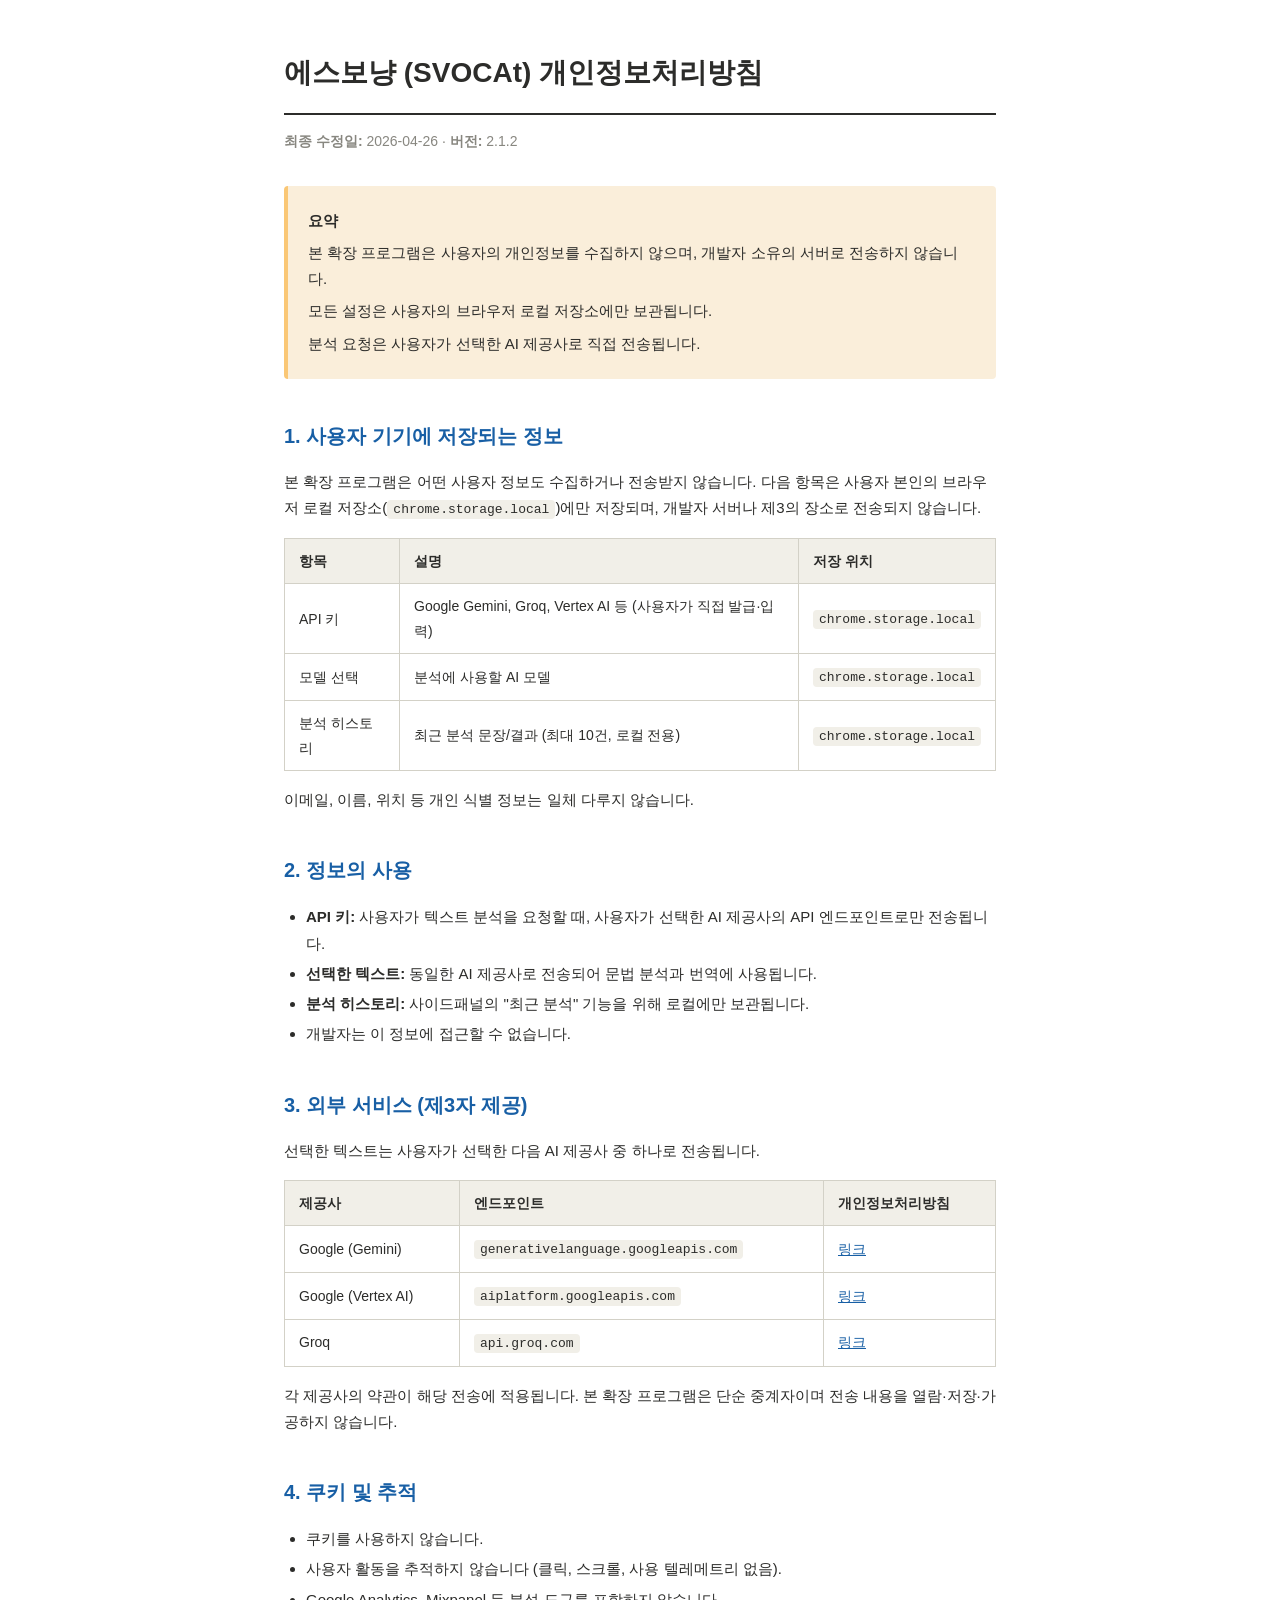
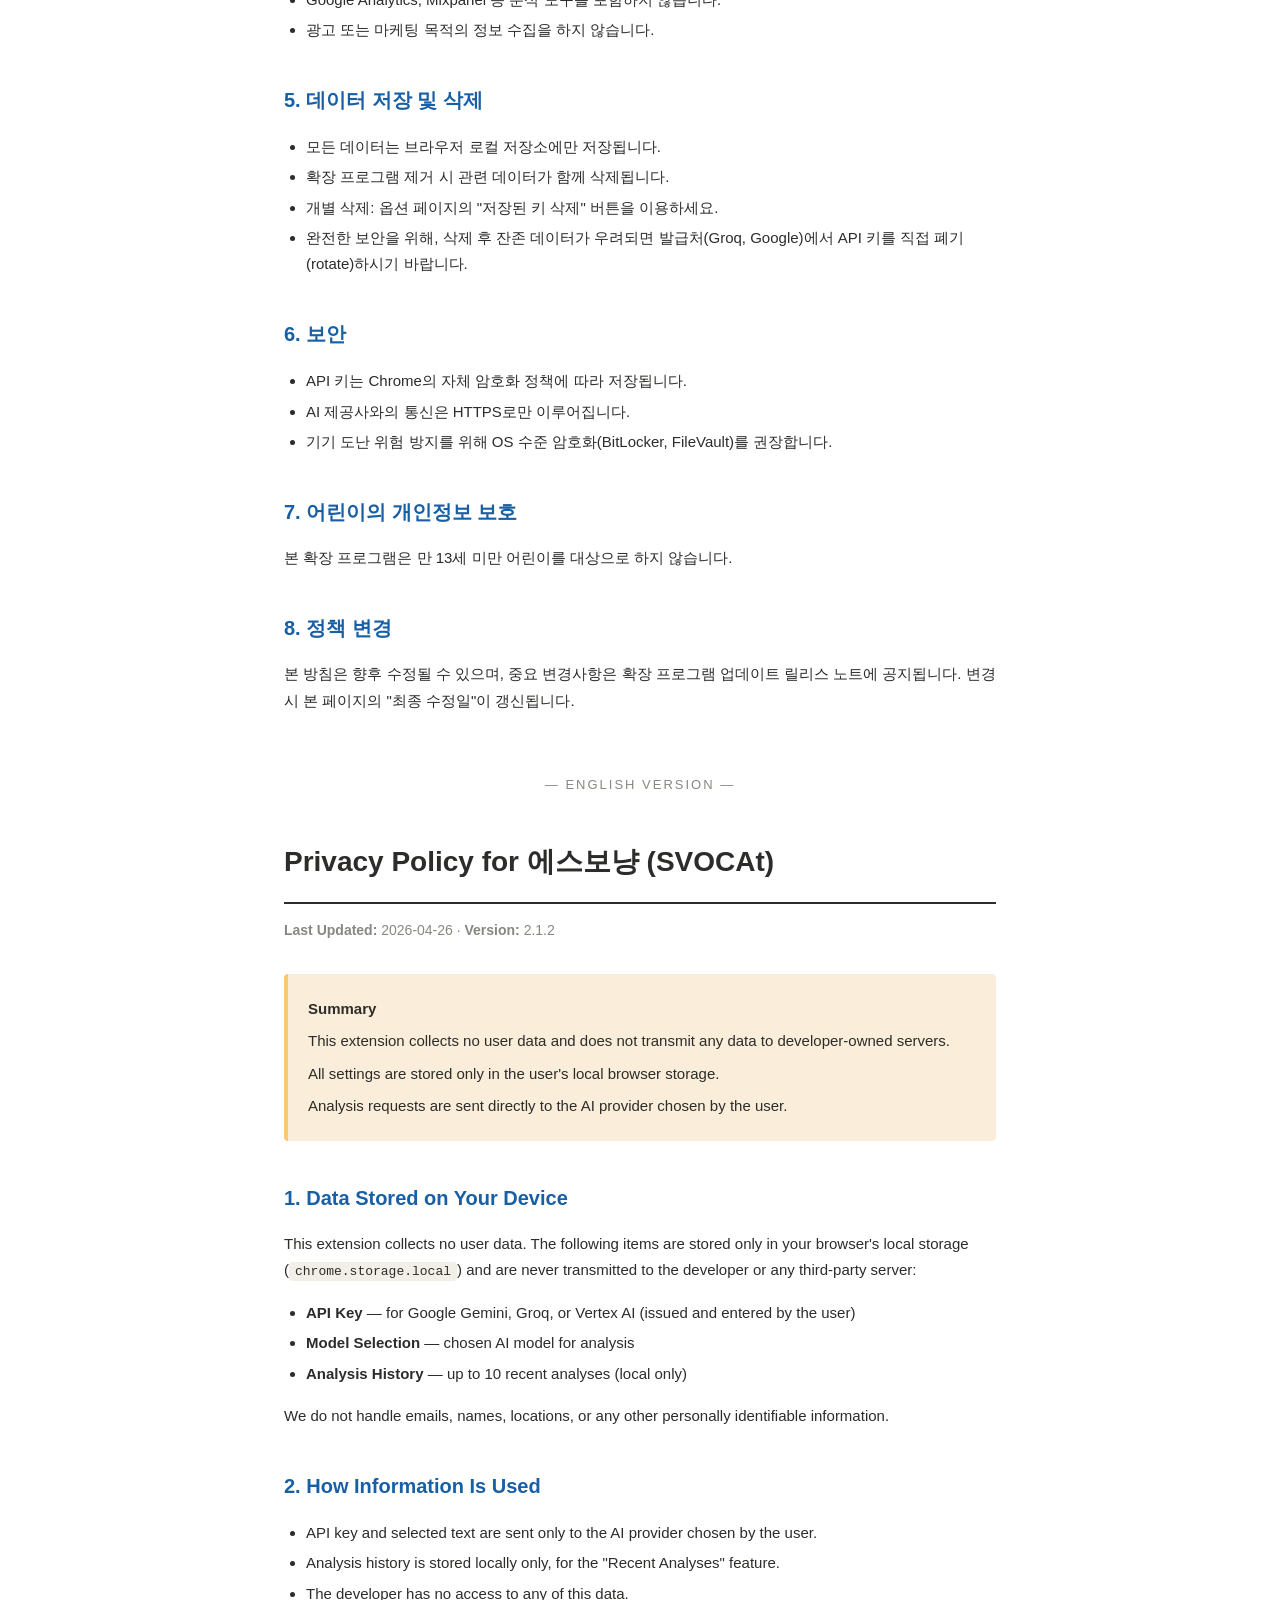
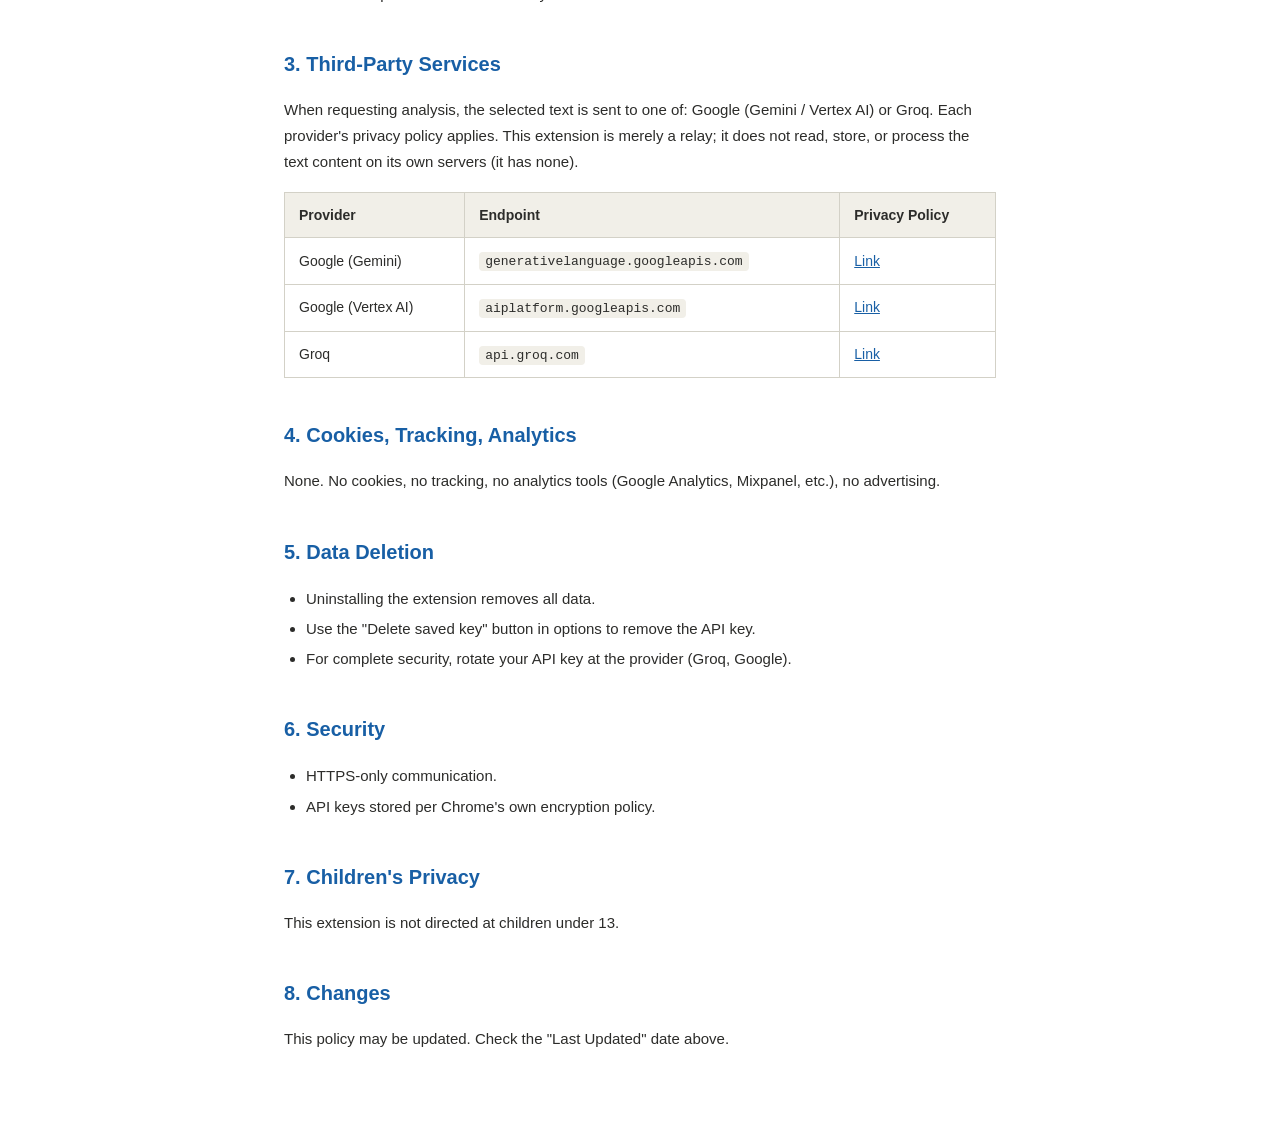
<file: svocat-privacy/index.html>
<!DOCTYPE html>
<html lang="ko">
<head>
<meta charset="UTF-8">
<meta name="viewport" content="width=device-width, initial-scale=1.0">
<title>에스보냥 (SVOCAt) 개인정보처리방침</title>
<style>
  * { box-sizing: border-box; }
  body {
    max-width: 760px;
    margin: 0 auto;
    padding: 48px 24px 80px;
    font-family: -apple-system, BlinkMacSystemFont, "Segoe UI", "Noto Sans KR", sans-serif;
    line-height: 1.75;
    color: #2C2C2A;
    background: #FFFFFF;
  }
  h1 {
    font-size: 28px;
    font-weight: 600;
    margin: 0 0 8px;
    padding-bottom: 16px;
    border-bottom: 2px solid #2C2C2A;
  }
  h2 {
    font-size: 20px;
    font-weight: 600;
    margin: 40px 0 12px;
    color: #185FA5;
  }
  h3 {
    font-size: 16px;
    font-weight: 600;
    margin: 24px 0 8px;
  }
  p, li { font-size: 15px; }
  ul { padding-left: 22px; }
  li { margin: 4px 0; }
  table {
    border-collapse: collapse;
    width: 100%;
    margin: 16px 0;
    font-size: 14px;
  }
  th, td {
    border: 1px solid #D3D1C7;
    padding: 10px 14px;
    text-align: left;
  }
  th { background: #F1EFE8; font-weight: 600; }
  code {
    background: #F1EFE8;
    padding: 2px 6px;
    border-radius: 4px;
    font-size: 13px;
    font-family: "SF Mono", Menlo, monospace;
  }
  hr {
    border: 0;
    border-top: 1px solid #D3D1C7;
    margin: 40px 0;
  }
  a { color: #185FA5; }
  .meta { color: #888780; font-size: 14px; margin-bottom: 32px; }
  .summary {
    background: #FAEEDA;
    border-left: 4px solid #FAC775;
    padding: 16px 20px;
    border-radius: 4px;
    margin: 24px 0;
  }
  .summary p { margin: 6px 0; }
  .lang-divider {
    margin: 60px 0 40px;
    text-align: center;
    color: #888780;
    font-size: 13px;
    letter-spacing: 2px;
  }
  strong { font-weight: 600; }
</style>
</head>
<body>

<h1>에스보냥 (SVOCAt) 개인정보처리방침</h1>
<p class="meta"><strong>최종 수정일:</strong> 2026-04-26 · <strong>버전:</strong> 2.1.2</p>

<div class="summary">
  <p><strong>요약</strong></p>
  <p>본 확장 프로그램은 사용자의 개인정보를 수집하지 않으며, 개발자 소유의 서버로 전송하지 않습니다.</p>
  <p>모든 설정은 사용자의 브라우저 로컬 저장소에만 보관됩니다.</p>
  <p>분석 요청은 사용자가 선택한 AI 제공사로 직접 전송됩니다.</p>
</div>

<h2>1. 사용자 기기에 저장되는 정보</h2>

<p>본 확장 프로그램은 어떤 사용자 정보도 수집하거나 전송받지 않습니다. 다음 항목은 사용자 본인의 브라우저 로컬 저장소(<code>chrome.storage.local</code>)에만 저장되며, 개발자 서버나 제3의 장소로 전송되지 않습니다.</p>

<table>
  <thead>
    <tr><th>항목</th><th>설명</th><th>저장 위치</th></tr>
  </thead>
  <tbody>
    <tr><td>API 키</td><td>Google Gemini, Groq, Vertex AI 등 (사용자가 직접 발급·입력)</td><td><code>chrome.storage.local</code></td></tr>
    <tr><td>모델 선택</td><td>분석에 사용할 AI 모델</td><td><code>chrome.storage.local</code></td></tr>
    <tr><td>분석 히스토리</td><td>최근 분석 문장/결과 (최대 10건, 로컬 전용)</td><td><code>chrome.storage.local</code></td></tr>
  </tbody>
</table>

<p>이메일, 이름, 위치 등 개인 식별 정보는 일체 다루지 않습니다.</p>

<h2>2. 정보의 사용</h2>

<ul>
  <li><strong>API 키:</strong> 사용자가 텍스트 분석을 요청할 때, 사용자가 선택한 AI 제공사의 API 엔드포인트로만 전송됩니다.</li>
  <li><strong>선택한 텍스트:</strong> 동일한 AI 제공사로 전송되어 문법 분석과 번역에 사용됩니다.</li>
  <li><strong>분석 히스토리:</strong> 사이드패널의 "최근 분석" 기능을 위해 로컬에만 보관됩니다.</li>
  <li>개발자는 이 정보에 접근할 수 없습니다.</li>
</ul>

<h2>3. 외부 서비스 (제3자 제공)</h2>

<p>선택한 텍스트는 사용자가 선택한 다음 AI 제공사 중 하나로 전송됩니다.</p>

<table>
  <thead>
    <tr><th>제공사</th><th>엔드포인트</th><th>개인정보처리방침</th></tr>
  </thead>
  <tbody>
    <tr>
      <td>Google (Gemini)</td>
      <td><code>generativelanguage.googleapis.com</code></td>
      <td><a href="https://policies.google.com/privacy" target="_blank" rel="noopener">링크</a></td>
    </tr>
    <tr>
      <td>Google (Vertex AI)</td>
      <td><code>aiplatform.googleapis.com</code></td>
      <td><a href="https://cloud.google.com/terms/cloud-privacy-notice?hl=ko" target="_blank" rel="noopener">링크</a></td>
    </tr>
    <tr>
      <td>Groq</td>
      <td><code>api.groq.com</code></td>
      <td><a href="https://groq.com/privacy-policy" target="_blank" rel="noopener">링크</a></td>
    </tr>
  </tbody>
</table>

<p>각 제공사의 약관이 해당 전송에 적용됩니다. 본 확장 프로그램은 단순 중계자이며 전송 내용을 열람·저장·가공하지 않습니다.</p>

<h2>4. 쿠키 및 추적</h2>
<ul>
  <li>쿠키를 사용하지 않습니다.</li>
  <li>사용자 활동을 추적하지 않습니다 (클릭, 스크롤, 사용 텔레메트리 없음).</li>
  <li>Google Analytics, Mixpanel 등 분석 도구를 포함하지 않습니다.</li>
  <li>광고 또는 마케팅 목적의 정보 수집을 하지 않습니다.</li>
</ul>

<h2>5. 데이터 저장 및 삭제</h2>
<ul>
  <li>모든 데이터는 브라우저 로컬 저장소에만 저장됩니다.</li>
  <li>확장 프로그램 제거 시 관련 데이터가 함께 삭제됩니다.</li>
  <li>개별 삭제: 옵션 페이지의 "저장된 키 삭제" 버튼을 이용하세요.</li>
  <li>완전한 보안을 위해, 삭제 후 잔존 데이터가 우려되면 발급처(Groq, Google)에서 API 키를 직접 폐기(rotate)하시기 바랍니다.</li>
</ul>

<h2>6. 보안</h2>
<ul>
  <li>API 키는 Chrome의 자체 암호화 정책에 따라 저장됩니다.</li>
  <li>AI 제공사와의 통신은 HTTPS로만 이루어집니다.</li>
  <li>기기 도난 위험 방지를 위해 OS 수준 암호화(BitLocker, FileVault)를 권장합니다.</li>
</ul>

<h2>7. 어린이의 개인정보 보호</h2>
<p>본 확장 프로그램은 만 13세 미만 어린이를 대상으로 하지 않습니다.</p>

<h2>8. 정책 변경</h2>
<p>본 방침은 향후 수정될 수 있으며, 중요 변경사항은 확장 프로그램 업데이트 릴리스 노트에 공지됩니다. 변경 시 본 페이지의 "최종 수정일"이 갱신됩니다.</p>

<div class="lang-divider">— ENGLISH VERSION —</div>

<h1>Privacy Policy for 에스보냥 (SVOCAt)</h1>
<p class="meta"><strong>Last Updated:</strong> 2026-04-26 · <strong>Version:</strong> 2.1.2</p>

<div class="summary">
  <p><strong>Summary</strong></p>
  <p>This extension collects no user data and does not transmit any data to developer-owned servers.</p>
  <p>All settings are stored only in the user's local browser storage.</p>
  <p>Analysis requests are sent directly to the AI provider chosen by the user.</p>
</div>

<h2>1. Data Stored on Your Device</h2>

<p>This extension collects no user data. The following items are stored only in your browser's local storage (<code>chrome.storage.local</code>) and are never transmitted to the developer or any third-party server:</p>

<ul>
  <li><strong>API Key</strong> — for Google Gemini, Groq, or Vertex AI (issued and entered by the user)</li>
  <li><strong>Model Selection</strong> — chosen AI model for analysis</li>
  <li><strong>Analysis History</strong> — up to 10 recent analyses (local only)</li>
</ul>

<p>We do not handle emails, names, locations, or any other personally identifiable information.</p>

<h2>2. How Information Is Used</h2>
<ul>
  <li>API key and selected text are sent only to the AI provider chosen by the user.</li>
  <li>Analysis history is stored locally only, for the "Recent Analyses" feature.</li>
  <li>The developer has no access to any of this data.</li>
</ul>

<h2>3. Third-Party Services</h2>

<p>When requesting analysis, the selected text is sent to one of: Google (Gemini / Vertex AI) or Groq. Each provider's privacy policy applies. This extension is merely a relay; it does not read, store, or process the text content on its own servers (it has none).</p>

<table>
  <thead>
    <tr><th>Provider</th><th>Endpoint</th><th>Privacy Policy</th></tr>
  </thead>
  <tbody>
    <tr>
      <td>Google (Gemini)</td>
      <td><code>generativelanguage.googleapis.com</code></td>
      <td><a href="https://policies.google.com/privacy" target="_blank" rel="noopener">Link</a></td>
    </tr>
    <tr>
      <td>Google (Vertex AI)</td>
      <td><code>aiplatform.googleapis.com</code></td>
      <td><a href="https://cloud.google.com/terms/cloud-privacy-notice?hl=ko" target="_blank" rel="noopener">Link</a></td>
    </tr>
    <tr>
      <td>Groq</td>
      <td><code>api.groq.com</code></td>
      <td><a href="https://groq.com/privacy-policy" target="_blank" rel="noopener">Link</a></td>
    </tr>
  </tbody>
</table>

<h2>4. Cookies, Tracking, Analytics</h2>
<p>None. No cookies, no tracking, no analytics tools (Google Analytics, Mixpanel, etc.), no advertising.</p>

<h2>5. Data Deletion</h2>
<ul>
  <li>Uninstalling the extension removes all data.</li>
  <li>Use the "Delete saved key" button in options to remove the API key.</li>
  <li>For complete security, rotate your API key at the provider (Groq, Google).</li>
</ul>

<h2>6. Security</h2>
<ul>
  <li>HTTPS-only communication.</li>
  <li>API keys stored per Chrome's own encryption policy.</li>
</ul>

<h2>7. Children's Privacy</h2>
<p>This extension is not directed at children under 13.</p>

<h2>8. Changes</h2>
<p>This policy may be updated. Check the "Last Updated" date above.</p>

</body>
</html>
</file>
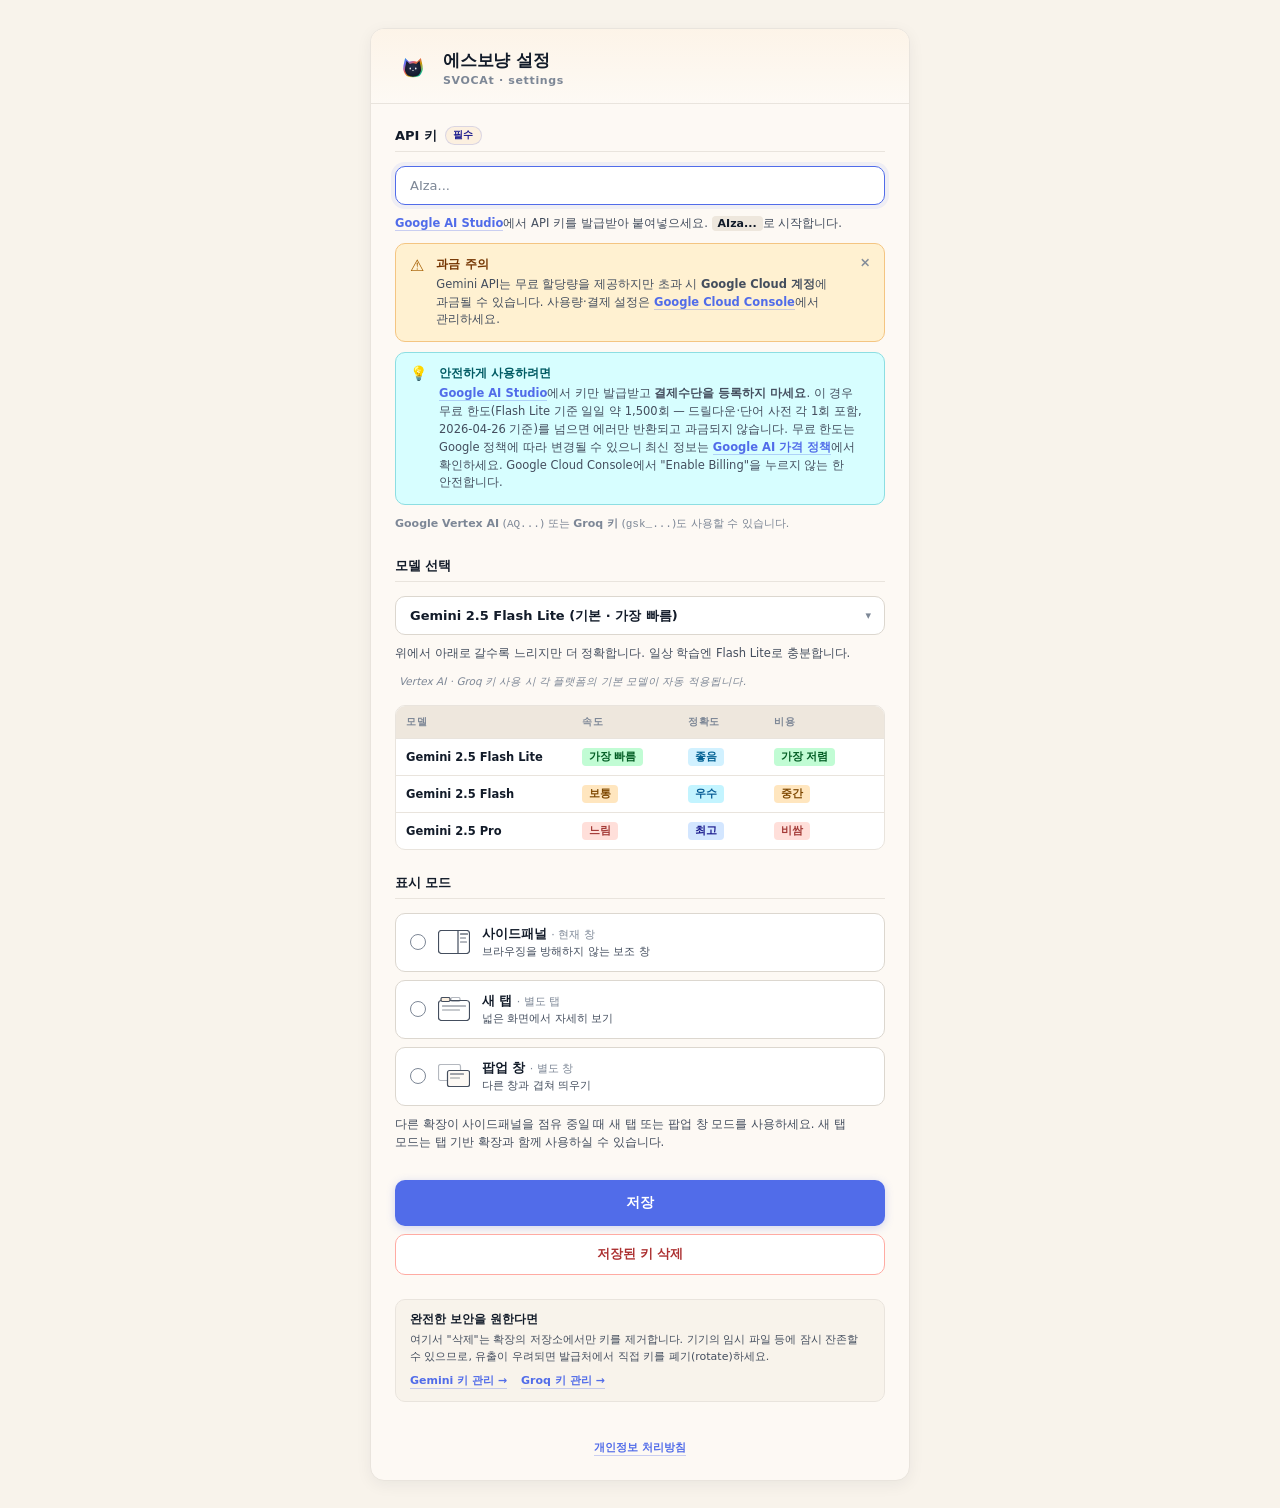
<file: options-v2.html>
<!DOCTYPE html>
<html lang="ko">
<head>
  <meta charset="UTF-8">
  <meta name="viewport" content="width=device-width, initial-scale=1.0">
  <title>에스보냥 (SVOCAt) — 설정</title>
  <link rel="stylesheet" href="tokens.css">
  <link rel="stylesheet" href="settings-v2.css">
  <style>
    /* options-v2 전용 보조 스타일 */
    body {
      margin: 0;
      padding: 28px 16px;
      background: var(--paper-2);
      display: flex;
      justify-content: center;
      min-height: 100vh;
    }
    .settings2-root { max-width: 540px; width: 100%; }

    /* 저장 상태 메시지 */
    .settings2-status {
      margin-top: 4px;
      padding: 10px 12px;
      border-radius: 8px;
      font-size: 12px;
      line-height: 1.4;
      display: none;
      word-break: keep-all;
    }
    .settings2-status.ok {
      background: oklch(0.96 0.05 155);
      color: oklch(0.4 0.14 155);
      border: 1px solid oklch(0.82 0.1 155);
    }
    .settings2-status.err {
      background: oklch(0.96 0.05 25);
      color: oklch(0.5 0.18 25);
      border: 1px solid oklch(0.82 0.1 25);
    }

    /* 빈 마스코트 컨테이너에 SVG 주입할 위치 */
    .settings2-mascot { display: inline-flex; align-items: center; }
  </style>
</head>
<body>
  <div class="settings2-root">

    <header class="settings2-header">
      <div class="settings2-brand">
        <div class="settings2-mascot" id="header-mascot"></div>
        <div>
          <div class="settings2-name">에스보냥 설정</div>
          <div class="settings2-sub en">SVOCAt · settings</div>
        </div>
      </div>
    </header>

    <div class="settings2-body">

      <!-- API 키 -->
      <section class="settings2-section">
        <div class="settings2-section-head">
          <h3>API 키</h3>
          <span class="settings2-required">필수</span>
        </div>

        <div class="settings2-input-wrap">
          <input
            type="password"
            id="api-key"
            class="settings2-input"
            placeholder="AIza..."
            autocomplete="off"
            spellcheck="false">
          <span class="settings2-input-status" id="api-key-status"></span>
        </div>

        <p class="settings2-hint">
          <a class="settings2-link" href="https://aistudio.google.com/app/apikey" target="_blank">Google AI Studio</a>에서 API 키를 발급받아 붙여넣으세요. <code class="settings2-code">AIza...</code>로 시작합니다.
        </p>

        <!-- 과금 주의 -->
        <div class="settings2-warn" id="warn-banner">
          <div class="settings2-warn-icon">⚠</div>
          <div class="settings2-warn-body">
            <div class="settings2-warn-title">과금 주의</div>
            <div class="settings2-warn-text">
              Gemini API는 무료 할당량을 제공하지만 초과 시 <strong>Google Cloud 계정</strong>에 과금될 수 있습니다.
              사용량·결제 설정은 <a class="settings2-link" href="https://console.cloud.google.com/billing" target="_blank">Google Cloud Console</a>에서 관리하세요.
            </div>
          </div>
          <button class="settings2-warn-close" id="warn-close" type="button" aria-label="닫기">✕</button>
        </div>

        <!-- 안전 팁 -->
        <div class="settings2-tip">
          <div class="settings2-tip-icon">💡</div>
          <div class="settings2-tip-body">
            <div class="settings2-tip-title">안전하게 사용하려면</div>
            <div class="settings2-tip-text">
              <a class="settings2-link" href="https://aistudio.google.com/app/apikey" target="_blank">Google AI Studio</a>에서 키만 발급받고 <strong>결제수단을 등록하지 마세요</strong>.
              이 경우 무료 한도(Flash Lite 기준 일일 약 1,500회 — 드릴다운·단어 사전 각 1회 포함, 2026-04-26 기준)를 넘으면 에러만 반환되고 과금되지 않습니다.
              무료 한도는 Google 정책에 따라 변경될 수 있으니 최신 정보는 <a class="settings2-link" href="https://ai.google.dev/pricing" target="_blank">Google AI 가격 정책</a>에서 확인하세요.
              Google Cloud Console에서 "Enable Billing"을 누르지 않는 한 안전합니다.
            </div>
          </div>
        </div>

        <p class="settings2-hint settings2-hint-dim">
          <strong>Google Vertex AI</strong> (<code>AQ...</code>) 또는 <strong>Groq 키</strong> (<code>gsk_...</code>)도 사용할 수 있습니다.
        </p>
      </section>

      <!-- 모델 선택 -->
      <section class="settings2-section">
        <div class="settings2-section-head">
          <h3>모델 선택</h3>
        </div>

        <div class="settings2-select-wrap">
          <select id="model" class="settings2-select">
            <option value="gemini-2.5-flash-lite">Gemini 2.5 Flash Lite (기본 · 가장 빠름)</option>
            <option value="gemini-2.5-flash">Gemini 2.5 Flash (균형)</option>
            <option value="gemini-2.5-pro">Gemini 2.5 Pro (가장 정확)</option>
          </select>
          <div class="settings2-select-arrow">▾</div>
        </div>

        <p class="settings2-hint">위에서 아래로 갈수록 느리지만 더 정확합니다. 일상 학습엔 Flash Lite로 충분합니다.</p>

        <div class="settings2-vertex-note">
          Vertex AI · Groq 키 사용 시 각 플랫폼의 기본 모델이 자동 적용됩니다.
        </div>

        <!-- 비교 테이블 -->
        <div class="settings2-table" id="model-table">
          <div class="settings2-table-row settings2-table-head">
            <div>모델</div>
            <div>속도</div>
            <div>정확도</div>
            <div>비용</div>
          </div>
          <div class="settings2-table-row" data-model="gemini-2.5-flash-lite">
            <div class="settings2-model-name">Gemini 2.5 Flash Lite</div>
            <div><span class="settings2-pill speed-fast">가장 빠름</span></div>
            <div><span class="settings2-pill q-good">좋음</span></div>
            <div><span class="settings2-pill cost-low">가장 저렴</span></div>
          </div>
          <div class="settings2-table-row" data-model="gemini-2.5-flash">
            <div class="settings2-model-name">Gemini 2.5 Flash</div>
            <div><span class="settings2-pill speed-mid">보통</span></div>
            <div><span class="settings2-pill q-great">우수</span></div>
            <div><span class="settings2-pill cost-mid">중간</span></div>
          </div>
          <div class="settings2-table-row" data-model="gemini-2.5-pro">
            <div class="settings2-model-name">Gemini 2.5 Pro</div>
            <div><span class="settings2-pill speed-slow">느림</span></div>
            <div><span class="settings2-pill q-best">최고</span></div>
            <div><span class="settings2-pill cost-high">비쌈</span></div>
          </div>
        </div>
      </section>

      <!-- 표시 모드 -->
      <section class="settings2-section">
        <div class="settings2-section-head">
          <h3>표시 모드</h3>
        </div>

        <div class="settings2-radio-group" id="mode-group">
          <label class="settings2-mode" data-mode="sidepanel">
            <input type="radio" name="displayMode" value="sidepanel" checked>
            <div class="settings2-mode-radio"><div class="settings2-mode-radio-dot"></div></div>
            <div class="settings2-mode-icon">
              <svg viewBox="0 0 32 24" width="32" height="24" fill="none">
                <rect x="0.5" y="0.5" width="31" height="23" rx="3" stroke="currentColor" stroke-width="1.2"/>
                <line x1="20" y1="0.5" x2="20" y2="23.5" stroke="currentColor" stroke-width="1.2"/>
                <rect x="22" y="3" width="8" height="2" rx="0.5" fill="currentColor" opacity="0.6"/>
                <rect x="22" y="7" width="6" height="2" rx="0.5" fill="currentColor" opacity="0.4"/>
                <rect x="22" y="11" width="7" height="2" rx="0.5" fill="currentColor" opacity="0.4"/>
              </svg>
            </div>
            <div class="settings2-mode-text">
              <div class="settings2-mode-title">사이드패널 <span class="settings2-mode-meta">· 현재 창</span></div>
              <div class="settings2-mode-desc">브라우징을 방해하지 않는 보조 창</div>
            </div>
          </label>

          <label class="settings2-mode" data-mode="tab">
            <input type="radio" name="displayMode" value="tab">
            <div class="settings2-mode-radio"><div class="settings2-mode-radio-dot"></div></div>
            <div class="settings2-mode-icon">
              <svg viewBox="0 0 32 24" width="32" height="24" fill="none">
                <rect x="0.5" y="3.5" width="31" height="20" rx="3" stroke="currentColor" stroke-width="1.2"/>
                <rect x="3" y="0.5" width="9" height="4" rx="1.5" stroke="currentColor" stroke-width="1.2" fill="var(--brand-soft)"/>
                <rect x="13" y="0.5" width="9" height="4" rx="1.5" stroke="currentColor" stroke-width="1.2" opacity="0.4"/>
                <rect x="4" y="8" width="24" height="2" rx="0.5" fill="currentColor" opacity="0.4"/>
                <rect x="4" y="12" width="18" height="2" rx="0.5" fill="currentColor" opacity="0.3"/>
              </svg>
            </div>
            <div class="settings2-mode-text">
              <div class="settings2-mode-title">새 탭 <span class="settings2-mode-meta">· 별도 탭</span></div>
              <div class="settings2-mode-desc">넓은 화면에서 자세히 보기</div>
            </div>
          </label>

          <label class="settings2-mode" data-mode="popup">
            <input type="radio" name="displayMode" value="popup">
            <div class="settings2-mode-radio"><div class="settings2-mode-radio-dot"></div></div>
            <div class="settings2-mode-icon">
              <svg viewBox="0 0 32 24" width="32" height="24" fill="none">
                <rect x="0.5" y="0.5" width="22" height="16" rx="2" stroke="currentColor" stroke-width="1.2" opacity="0.4"/>
                <rect x="9.5" y="6.5" width="22" height="16" rx="2" stroke="currentColor" stroke-width="1.2" fill="var(--paper)"/>
                <rect x="12" y="9" width="14" height="2" rx="0.5" fill="currentColor" opacity="0.5"/>
                <rect x="12" y="13" width="10" height="2" rx="0.5" fill="currentColor" opacity="0.3"/>
              </svg>
            </div>
            <div class="settings2-mode-text">
              <div class="settings2-mode-title">팝업 창 <span class="settings2-mode-meta">· 별도 창</span></div>
              <div class="settings2-mode-desc">다른 창과 겹쳐 띄우기</div>
            </div>
          </label>
        </div>

        <p class="settings2-hint">
          다른 확장이 사이드패널을 점유 중일 때 새 탭 또는 팝업 창 모드를 사용하세요. 새 탭 모드는 탭 기반 확장과 함께 사용하실 수 있습니다.
        </p>
      </section>

      <!-- 액션 -->
      <div class="settings2-actions">
        <button class="settings2-save" id="save-btn" type="button">
          <span>저장</span>
        </button>
        <button class="settings2-delete" id="delete-btn" type="button">
          저장된 키 삭제
        </button>
        <div class="settings2-status" id="status"></div>
      </div>

      <!-- 보안 노트 -->
      <div class="settings2-note">
        <div class="settings2-note-title">완전한 보안을 원한다면</div>
        <div class="settings2-note-text">
          여기서 "삭제"는 확장의 저장소에서만 키를 제거합니다. 기기의 임시 파일 등에 잠시 잔존할 수 있으므로,
          유출이 우려되면 발급처에서 직접 키를 폐기(rotate)하세요.
        </div>
        <div class="settings2-note-links">
          <a class="settings2-link" href="https://aistudio.google.com/app/apikey" target="_blank">Gemini 키 관리 →</a>
          <a class="settings2-link" href="https://console.groq.com/keys" target="_blank">Groq 키 관리 →</a>
        </div>
      </div>

      <!-- 푸터 -->
      <footer class="settings2-footer">
        <a class="settings2-link" href="privacy-policy.html" target="_blank">개인정보 처리방침</a>
      </footer>
    </div>
  </div>

  <script src="mascot.js"></script>
  <script src="options-v2.js"></script>
</body>
</html>
</file>
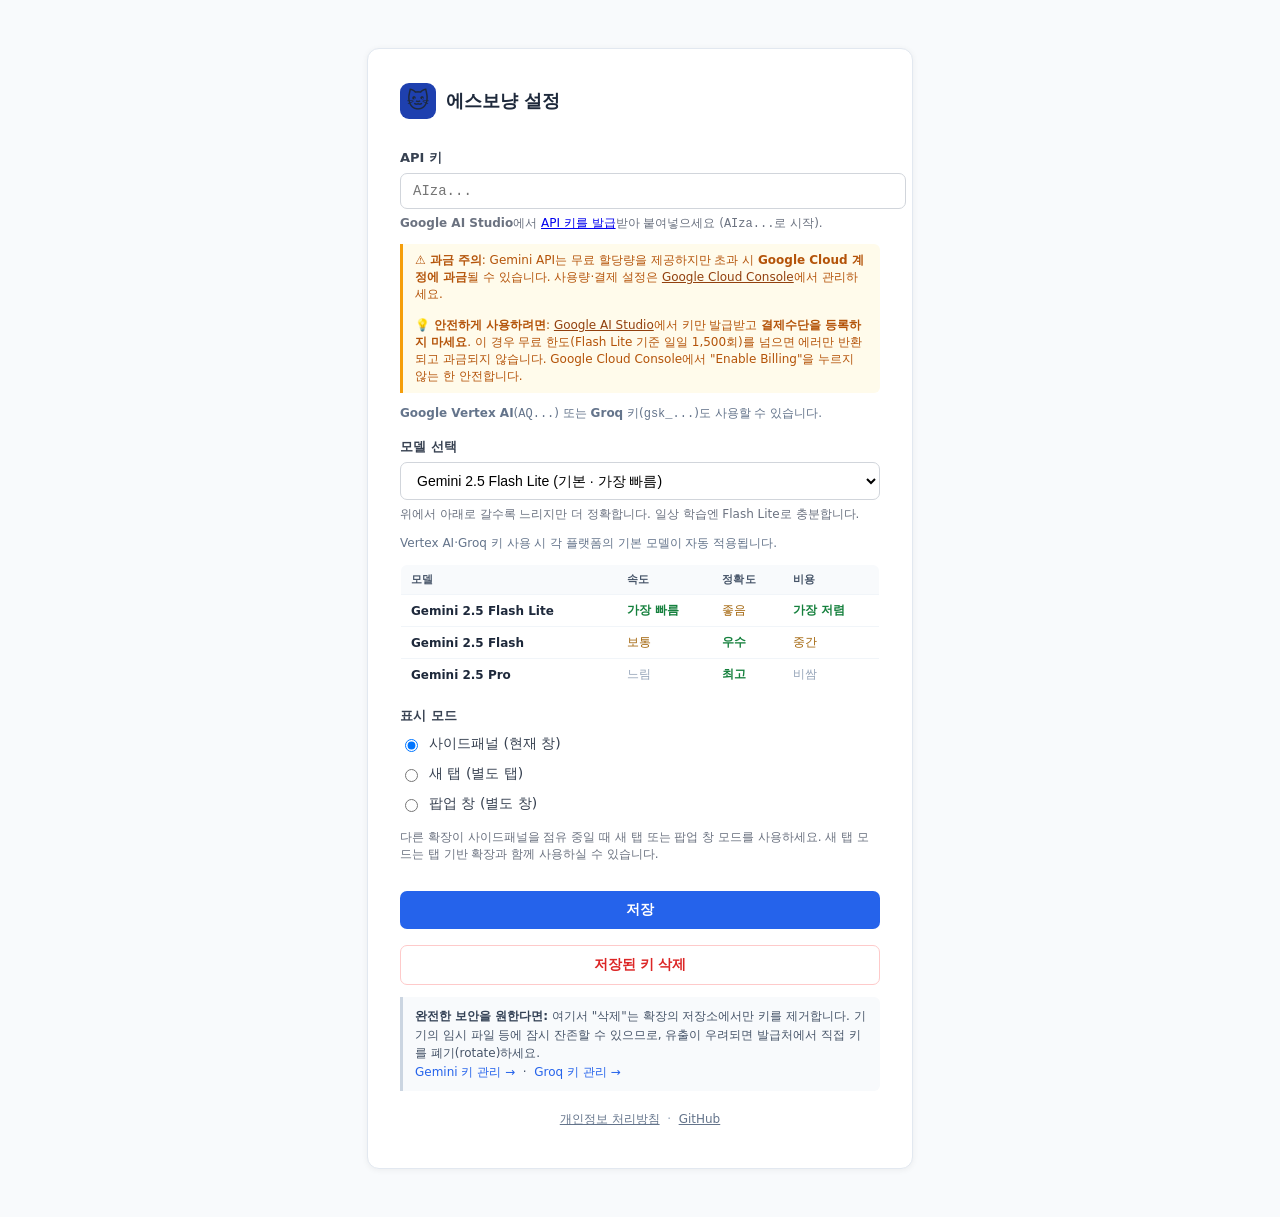
<file: options.html>
<!DOCTYPE html>
<html lang="ko">
<head>
  <meta charset="UTF-8">
  <title>에스보냥 (SVOCAt) — 설정</title>
  <style>
    body {
      font-family: system-ui, -apple-system, sans-serif;
      background: #f8fafc; color: #1e293b;
      display: flex; justify-content: center;
      padding: 40px 20px;
    }
    .card {
      background: #fff; border-radius: 12px;
      border: 1px solid #e2e8f0;
      padding: 28px 32px; width: 100%; max-width: 480px;
      box-shadow: 0 1px 6px rgba(0,0,0,0.06);
    }
    .logo-row { display: flex; align-items: center; gap: 10px; margin-bottom: 24px; }
    .logo {
      width: 36px; height: 36px; background: #1e40af;
      border-radius: 9px; display: flex; align-items: center; justify-content: center;
      font-size: 22px; line-height: 1;
    }
    h1 { font-size: 18px; font-weight: 700; }

    label { display: block; font-size: 13px; font-weight: 600; color: #374151; margin-bottom: 6px; }
    input[type=text] {
      width: 100%; padding: 9px 12px; border-radius: 7px;
      border: 1.5px solid #d1d5db; font-size: 14px; font-family: monospace;
      outline: none; transition: border-color 0.15s;
    }
    input[type=text]:focus { border-color: #2563eb; }

    .hint { font-size: 12px; color: #6b7280; margin-top: 6px; }

    .field { margin-top: 16px; }

    select {
      width: 100%; padding: 9px 12px; border-radius: 7px;
      border: 1.5px solid #d1d5db; font-size: 14px;
      outline: none; transition: border-color 0.15s;
      background: #fff; cursor: pointer;
    }
    select:focus { border-color: #2563eb; }

    button {
      margin-top: 16px; width: 100%;
      padding: 10px; background: #2563eb; color: #fff;
      border: none; border-radius: 7px; font-size: 14px; font-weight: 600;
      cursor: pointer; transition: background 0.15s;
    }
    button:hover { background: #1d4ed8; }

    .btn-danger {
      background: #fff; color: #dc2626;
      border: 1.5px solid #fecaca;
    }
    .btn-danger:hover { background: #fef2f2; border-color: #fca5a5; }

    .compare-table {
      width: 100%;
      border-collapse: collapse;
      font-size: 12px;
      margin-top: 10px;
      background: #fff;
      border: 1px solid #e2e8f0;
      border-radius: 7px;
      overflow: hidden;
    }
    .compare-table th, .compare-table td {
      padding: 7px 10px;
      text-align: left;
      border-bottom: 1px solid #f1f5f9;
    }
    .compare-table th {
      background: #f8fafc;
      font-weight: 700;
      color: #475569;
      font-size: 11px;
      letter-spacing: 0.02em;
      text-transform: uppercase;
    }
    .compare-table td:first-child {
      font-weight: 600;
      color: #1e293b;
    }
    .compare-table tr:last-child td { border-bottom: none; }
    .compare-table .grade-high { color: #15803d; font-weight: 600; }
    .compare-table .grade-mid  { color: #a16207; }
    .compare-table .grade-low  { color: #94a3b8; }

    .security-note {
      margin-top: 12px;
      padding: 10px 12px;
      background: #f8fafc;
      border-left: 3px solid #cbd5e1;
      border-radius: 0 6px 6px 0;
      font-size: 12px;
      color: #475569;
      line-height: 1.55;
    }
    .security-note strong { color: #334155; }
    .security-note a { color: #2563eb; text-decoration: none; }
    .security-note a:hover { text-decoration: underline; }

    #status {
      margin-top: 12px; padding: 8px 12px;
      border-radius: 7px; font-size: 13px; text-align: center; display: none;
    }
    #status.ok  { background: #f0fdf4; color: #15803d; border: 1px solid #bbf7d0; }
    #status.err { background: #fef2f2; color: #dc2626; border: 1px solid #fecaca; }
  </style>
</head>
<body>
  <div class="card">
    <div class="logo-row">
      <div class="logo">🐱</div>
      <h1>에스보냥 설정</h1>
    </div>

    <label for="api-key">API 키</label>
    <input type="text" id="api-key" placeholder="AIza..." autocomplete="off" spellcheck="false">
    <p class="hint">
      <strong>Google AI Studio</strong>에서 <a href="https://aistudio.google.com/app/apikey" target="_blank">API 키를 발급</a>받아 붙여넣으세요 (<code>AIza...</code>로 시작).
    </p>
    <p class="hint" style="color:#b45309; background:#fffbeb; border-left:3px solid #f59e0b; padding:8px 12px; border-radius:0 6px 6px 0; margin-top:8px;">
      ⚠ <strong>과금 주의</strong>: Gemini API는 무료 할당량을 제공하지만 초과 시 <strong>Google Cloud 계정에 과금</strong>될 수 있습니다.
      사용량·결제 설정은 <a href="https://console.cloud.google.com/billing" target="_blank" style="color:#92400e;">Google Cloud Console</a>에서 관리하세요.
      <br><br>
      💡 <strong>안전하게 사용하려면</strong>: <a href="https://aistudio.google.com/app/apikey" target="_blank" style="color:#92400e;">Google AI Studio</a>에서 키만 발급받고 <strong>결제수단을 등록하지 마세요</strong>.
      이 경우 무료 한도(Flash Lite 기준 일일 1,500회)를 넘으면 에러만 반환되고 과금되지 않습니다.
      Google Cloud Console에서 "Enable Billing"을 누르지 않는 한 안전합니다.
    </p>
    <p class="hint" style="margin-top:8px; color:#64748b;">
      <strong>Google Vertex AI</strong>(<code>AQ...</code>) 또는 <strong>Groq</strong> 키(<code>gsk_...</code>)도 사용할 수 있습니다.
    </p>

    <div class="field">
      <label for="model">모델 선택</label>
      <select id="model">
        <option value="gemini-2.5-flash-lite">Gemini 2.5 Flash Lite (기본 · 가장 빠름)</option>
        <option value="gemini-2.5-flash">Gemini 2.5 Flash (균형)</option>
        <option value="gemini-2.5-pro">Gemini 2.5 Pro (가장 정확, 느림)</option>
      </select>
      <p class="hint">위에서 아래로 갈수록 느리지만 더 정확합니다. 일상 학습엔 Flash Lite로 충분합니다.</p>
      <p class="hint" style="color:#64748b; margin-top:4px;">Vertex AI·Groq 키 사용 시 각 플랫폼의 기본 모델이 자동 적용됩니다.</p>

      <table class="compare-table">
        <thead>
          <tr>
            <th>모델</th>
            <th>속도</th>
            <th>정확도</th>
            <th>비용</th>
          </tr>
        </thead>
        <tbody>
          <tr>
            <td>Gemini 2.5 Flash Lite</td>
            <td class="grade-high">가장 빠름</td>
            <td class="grade-mid">좋음</td>
            <td class="grade-high">가장 저렴</td>
          </tr>
          <tr>
            <td>Gemini 2.5 Flash</td>
            <td class="grade-mid">보통</td>
            <td class="grade-high">우수</td>
            <td class="grade-mid">중간</td>
          </tr>
          <tr>
            <td>Gemini 2.5 Pro</td>
            <td class="grade-low">느림</td>
            <td class="grade-high">최고</td>
            <td class="grade-low">비쌈</td>
          </tr>
        </tbody>
      </table>
    </div>

    <div class="field">
      <label>표시 모드</label>
      <div style="display:flex; flex-direction:column; gap:6px; padding:4px 0;">
        <label style="display:flex; align-items:center; gap:8px; font-weight:400; font-size:14px; cursor:pointer;">
          <input type="radio" name="displayMode" value="sidepanel" checked> 사이드패널 (현재 창)
        </label>
        <label style="display:flex; align-items:center; gap:8px; font-weight:400; font-size:14px; cursor:pointer;">
          <input type="radio" name="displayMode" value="tab"> 새 탭 (별도 탭)
        </label>
        <label style="display:flex; align-items:center; gap:8px; font-weight:400; font-size:14px; cursor:pointer;">
          <input type="radio" name="displayMode" value="popup"> 팝업 창 (별도 창)
        </label>
      </div>
      <p class="hint">다른 확장이 사이드패널을 점유 중일 때 새 탭 또는 팝업 창 모드를 사용하세요. 새 탭 모드는 탭 기반 확장과 함께 사용하실 수 있습니다.</p>
    </div>

    <button id="save-btn">저장</button>
    <button id="delete-btn" class="btn-danger">저장된 키 삭제</button>
    <div id="status"></div>

    <div class="security-note">
      <strong>완전한 보안을 원한다면:</strong> 여기서 "삭제"는 확장의 저장소에서만 키를 제거합니다.
      기기의 임시 파일 등에 잠시 잔존할 수 있으므로, 유출이 우려되면 발급처에서 직접 키를 폐기(rotate)하세요.
      <br>
      <a href="https://aistudio.google.com/app/apikey" target="_blank">Gemini 키 관리 →</a>
      &nbsp;·&nbsp;
      <a href="https://console.groq.com/keys" target="_blank">Groq 키 관리 →</a>
    </div>

    <p style="margin-top: 20px; text-align: center; font-size: 12px; color: #94a3b8;">
      <a href="privacy-policy.html" target="_blank" style="color: #64748b;">개인정보 처리방침</a>
      &nbsp;·&nbsp;
      <a href="https://github.com/joyof-living/englishgrammar2" target="_blank" style="color: #64748b;">GitHub</a>
    </p>
  </div>

  <script src="options.js"></script>
</body>
</html>
</file>
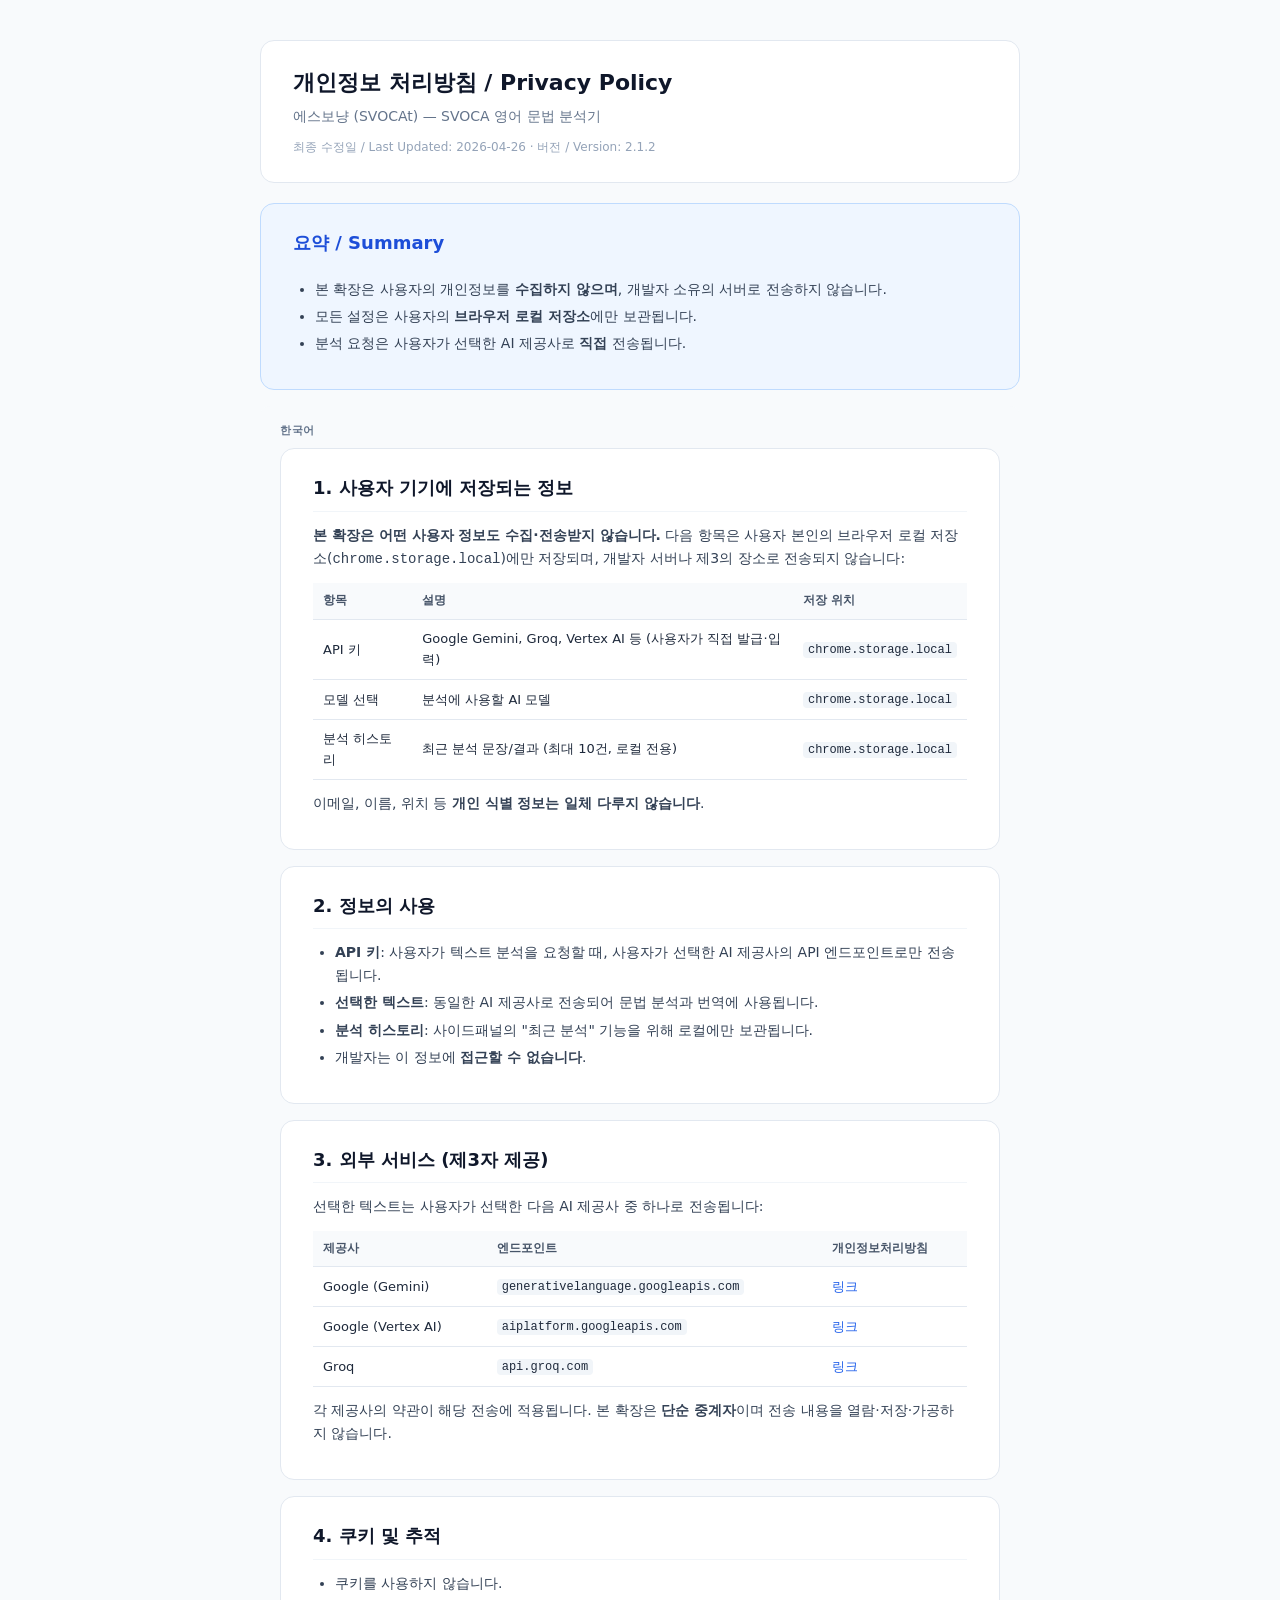
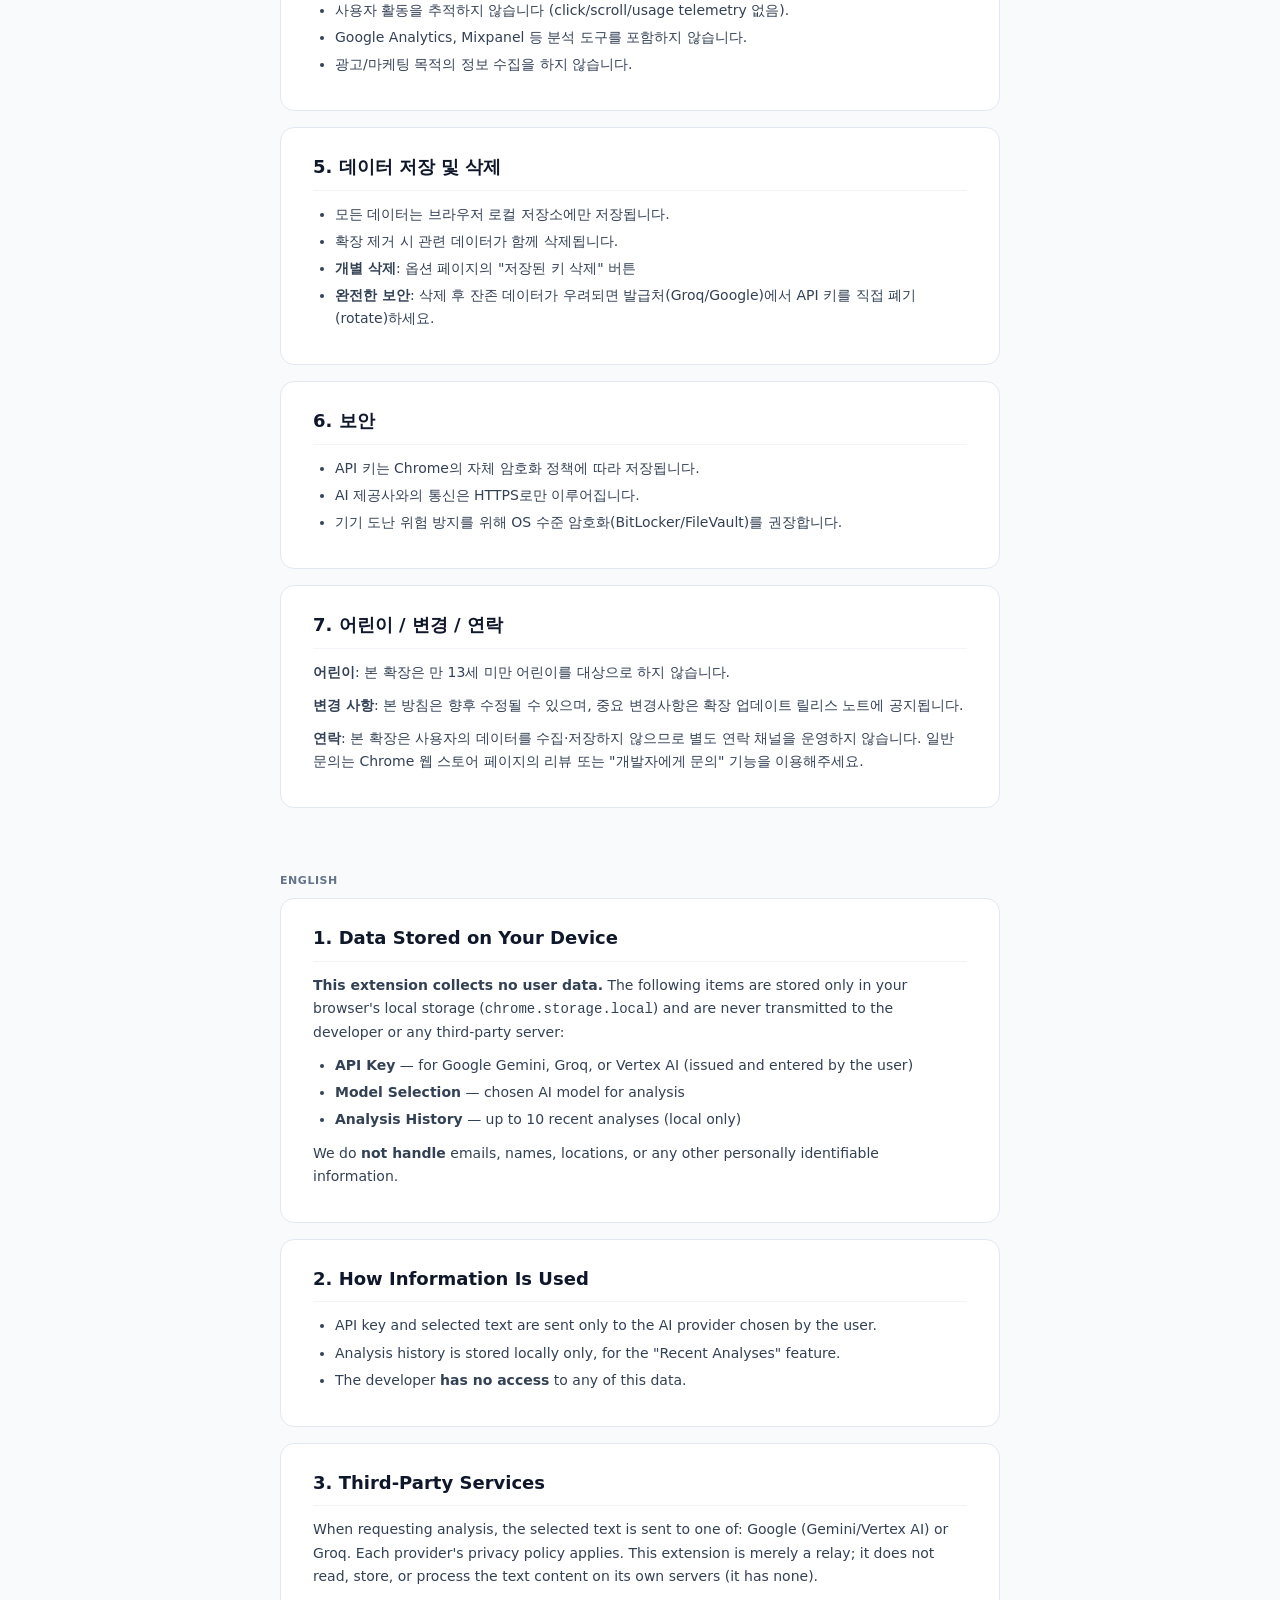
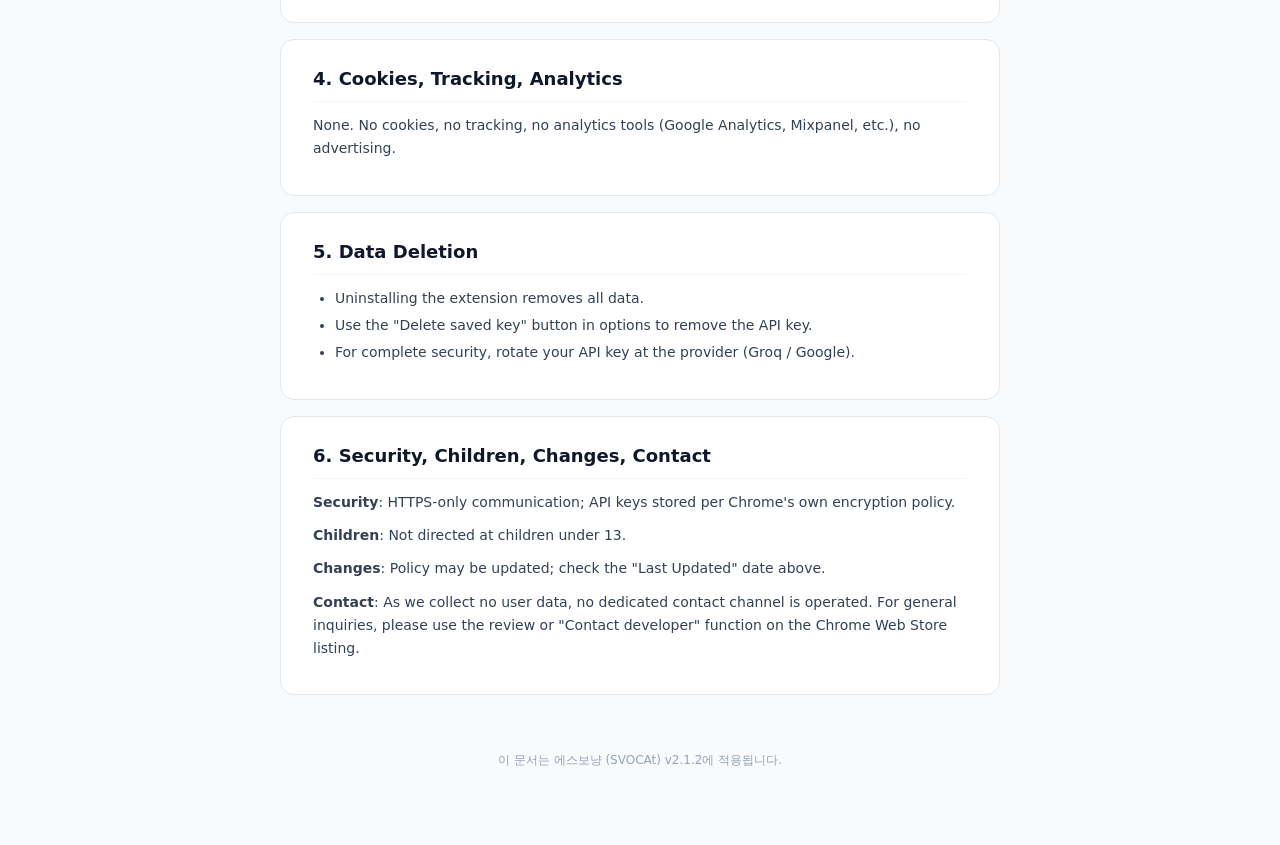
<file: privacy-policy.html>
<!DOCTYPE html>
<html lang="ko">
<head>
  <meta charset="UTF-8">
  <meta name="viewport" content="width=device-width, initial-scale=1.0">
  <title>에스보냥 (SVOCAt) — 개인정보 처리방침</title>
  <style>
    *, *::before, *::after { box-sizing: border-box; margin: 0; padding: 0; }

    body {
      font-family: 'Segoe UI', system-ui, -apple-system, sans-serif;
      background: #f8fafc;
      color: #1e293b;
      line-height: 1.65;
      padding: 40px 20px;
      min-height: 100vh;
    }

    .container { max-width: 760px; margin: 0 auto; }

    .header {
      background: #fff;
      border: 1px solid #e2e8f0;
      border-radius: 14px;
      padding: 24px 32px;
      margin-bottom: 20px;
    }
    .header h1 {
      font-size: 22px;
      font-weight: 800;
      color: #0f172a;
      margin-bottom: 4px;
    }
    .header .sub {
      font-size: 14px;
      color: #64748b;
    }
    .header .meta {
      font-size: 12px;
      color: #94a3b8;
      margin-top: 10px;
    }

    .section {
      background: #fff;
      border: 1px solid #e2e8f0;
      border-radius: 14px;
      padding: 24px 32px;
      margin-bottom: 16px;
    }
    .section h2 {
      font-size: 18px;
      font-weight: 700;
      color: #0f172a;
      margin-bottom: 12px;
      padding-bottom: 8px;
      border-bottom: 1px solid #f1f5f9;
    }
    .section h3 {
      font-size: 15px;
      font-weight: 700;
      color: #334155;
      margin: 16px 0 8px;
    }
    .section p {
      font-size: 14px;
      color: #334155;
      margin-bottom: 10px;
    }
    .section ul, .section ol {
      margin-left: 22px;
      margin-bottom: 10px;
      font-size: 14px;
      color: #334155;
    }
    .section li { margin-bottom: 4px; }

    .summary {
      background: #eff6ff;
      border: 1.5px solid #bfdbfe;
    }
    .summary h2 { color: #1d4ed8; border: none; }

    table {
      width: 100%;
      border-collapse: collapse;
      font-size: 13px;
      margin: 12px 0;
    }
    th, td {
      text-align: left;
      padding: 8px 10px;
      border-bottom: 1px solid #e2e8f0;
    }
    th {
      background: #f8fafc;
      font-weight: 700;
      font-size: 12px;
      color: #475569;
    }
    td code {
      font-family: monospace;
      background: #f1f5f9;
      padding: 1px 5px;
      border-radius: 4px;
      font-size: 12px;
    }

    a { color: #2563eb; text-decoration: none; }
    a:hover { text-decoration: underline; }

    .lang-section {
      background: #f8fafc;
      border-radius: 10px;
      padding: 16px 20px;
      margin-bottom: 16px;
    }
    .lang-label {
      font-size: 11px;
      font-weight: 700;
      color: #64748b;
      letter-spacing: 0.05em;
      text-transform: uppercase;
      margin-bottom: 8px;
    }

    .footer {
      text-align: center;
      font-size: 12px;
      color: #94a3b8;
      margin-top: 24px;
      padding-bottom: 40px;
    }
  </style>
</head>
<body>
  <div class="container">

    <div class="header">
      <h1>개인정보 처리방침 / Privacy Policy</h1>
      <div class="sub">에스보냥 (SVOCAt) — SVOCA 영어 문법 분석기</div>
      <div class="meta">최종 수정일 / Last Updated: 2026-04-26 · 버전 / Version: 2.1.2</div>
    </div>

    <div class="section summary">
      <h2>요약 / Summary</h2>
      <ul>
        <li>본 확장은 사용자의 개인정보를 <strong>수집하지 않으며</strong>, 개발자 소유의 서버로 전송하지 않습니다.</li>
        <li>모든 설정은 사용자의 <strong>브라우저 로컬 저장소</strong>에만 보관됩니다.</li>
        <li>분석 요청은 사용자가 선택한 AI 제공사로 <strong>직접</strong> 전송됩니다.</li>
      </ul>
    </div>

    <div class="lang-section">
      <div class="lang-label">한국어</div>

      <div class="section">
        <h2>1. 사용자 기기에 저장되는 정보</h2>
        <p><strong>본 확장은 어떤 사용자 정보도 수집·전송받지 않습니다.</strong> 다음 항목은 사용자 본인의 브라우저 로컬 저장소(<code>chrome.storage.local</code>)에만 저장되며, 개발자 서버나 제3의 장소로 전송되지 않습니다:</p>
        <table>
          <thead>
            <tr><th>항목</th><th>설명</th><th>저장 위치</th></tr>
          </thead>
          <tbody>
            <tr><td>API 키</td><td>Google Gemini, Groq, Vertex AI 등 (사용자가 직접 발급·입력)</td><td><code>chrome.storage.local</code></td></tr>
            <tr><td>모델 선택</td><td>분석에 사용할 AI 모델</td><td><code>chrome.storage.local</code></td></tr>
            <tr><td>분석 히스토리</td><td>최근 분석 문장/결과 (최대 10건, 로컬 전용)</td><td><code>chrome.storage.local</code></td></tr>
          </tbody>
        </table>
        <p>이메일, 이름, 위치 등 <strong>개인 식별 정보는 일체 다루지 않습니다</strong>.</p>
      </div>

      <div class="section">
        <h2>2. 정보의 사용</h2>
        <ul>
          <li><strong>API 키</strong>: 사용자가 텍스트 분석을 요청할 때, 사용자가 선택한 AI 제공사의 API 엔드포인트로만 전송됩니다.</li>
          <li><strong>선택한 텍스트</strong>: 동일한 AI 제공사로 전송되어 문법 분석과 번역에 사용됩니다.</li>
          <li><strong>분석 히스토리</strong>: 사이드패널의 "최근 분석" 기능을 위해 로컬에만 보관됩니다.</li>
          <li>개발자는 이 정보에 <strong>접근할 수 없습니다</strong>.</li>
        </ul>
      </div>

      <div class="section">
        <h2>3. 외부 서비스 (제3자 제공)</h2>
        <p>선택한 텍스트는 사용자가 선택한 다음 AI 제공사 중 하나로 전송됩니다:</p>
        <table>
          <thead>
            <tr><th>제공사</th><th>엔드포인트</th><th>개인정보처리방침</th></tr>
          </thead>
          <tbody>
            <tr>
              <td>Google (Gemini)</td>
              <td><code>generativelanguage.googleapis.com</code></td>
              <td><a href="https://policies.google.com/privacy" target="_blank">링크</a></td>
            </tr>
            <tr>
              <td>Google (Vertex AI)</td>
              <td><code>aiplatform.googleapis.com</code></td>
              <td><a href="https://cloud.google.com/terms/cloud-privacy-notice" target="_blank">링크</a></td>
            </tr>
            <tr>
              <td>Groq</td>
              <td><code>api.groq.com</code></td>
              <td><a href="https://groq.com/privacy-policy" target="_blank">링크</a></td>
            </tr>
          </tbody>
        </table>
        <p>각 제공사의 약관이 해당 전송에 적용됩니다. 본 확장은 <strong>단순 중계자</strong>이며 전송 내용을 열람·저장·가공하지 않습니다.</p>
      </div>

      <div class="section">
        <h2>4. 쿠키 및 추적</h2>
        <ul>
          <li>쿠키를 사용하지 않습니다.</li>
          <li>사용자 활동을 추적하지 않습니다 (click/scroll/usage telemetry 없음).</li>
          <li>Google Analytics, Mixpanel 등 분석 도구를 포함하지 않습니다.</li>
          <li>광고/마케팅 목적의 정보 수집을 하지 않습니다.</li>
        </ul>
      </div>

      <div class="section">
        <h2>5. 데이터 저장 및 삭제</h2>
        <ul>
          <li>모든 데이터는 브라우저 로컬 저장소에만 저장됩니다.</li>
          <li>확장 제거 시 관련 데이터가 함께 삭제됩니다.</li>
          <li><strong>개별 삭제</strong>: 옵션 페이지의 "저장된 키 삭제" 버튼</li>
          <li><strong>완전한 보안</strong>: 삭제 후 잔존 데이터가 우려되면 발급처(Groq/Google)에서 API 키를 직접 폐기(rotate)하세요.</li>
        </ul>
      </div>

      <div class="section">
        <h2>6. 보안</h2>
        <ul>
          <li>API 키는 Chrome의 자체 암호화 정책에 따라 저장됩니다.</li>
          <li>AI 제공사와의 통신은 HTTPS로만 이루어집니다.</li>
          <li>기기 도난 위험 방지를 위해 OS 수준 암호화(BitLocker/FileVault)를 권장합니다.</li>
        </ul>
      </div>

      <div class="section">
        <h2>7. 어린이 / 변경 / 연락</h2>
        <p><strong>어린이</strong>: 본 확장은 만 13세 미만 어린이를 대상으로 하지 않습니다.</p>
        <p><strong>변경 사항</strong>: 본 방침은 향후 수정될 수 있으며, 중요 변경사항은 확장 업데이트 릴리스 노트에 공지됩니다.</p>
        <p><strong>연락</strong>: 본 확장은 사용자의 데이터를 수집·저장하지 않으므로 별도 연락 채널을 운영하지 않습니다. 일반 문의는 Chrome 웹 스토어 페이지의 리뷰 또는 "개발자에게 문의" 기능을 이용해주세요.</p>
      </div>
    </div>

    <div class="lang-section">
      <div class="lang-label">English</div>

      <div class="section">
        <h2>1. Data Stored on Your Device</h2>
        <p><strong>This extension collects no user data.</strong> The following items are stored only in your browser's local storage (<code>chrome.storage.local</code>) and are never transmitted to the developer or any third-party server:</p>
        <ul>
          <li><strong>API Key</strong> — for Google Gemini, Groq, or Vertex AI (issued and entered by the user)</li>
          <li><strong>Model Selection</strong> — chosen AI model for analysis</li>
          <li><strong>Analysis History</strong> — up to 10 recent analyses (local only)</li>
        </ul>
        <p>We do <strong>not handle</strong> emails, names, locations, or any other personally identifiable information.</p>
      </div>

      <div class="section">
        <h2>2. How Information Is Used</h2>
        <ul>
          <li>API key and selected text are sent only to the AI provider chosen by the user.</li>
          <li>Analysis history is stored locally only, for the "Recent Analyses" feature.</li>
          <li>The developer <strong>has no access</strong> to any of this data.</li>
        </ul>
      </div>

      <div class="section">
        <h2>3. Third-Party Services</h2>
        <p>When requesting analysis, the selected text is sent to one of: Google (Gemini/Vertex AI) or Groq. Each provider's privacy policy applies. This extension is merely a relay; it does not read, store, or process the text content on its own servers (it has none).</p>
      </div>

      <div class="section">
        <h2>4. Cookies, Tracking, Analytics</h2>
        <p>None. No cookies, no tracking, no analytics tools (Google Analytics, Mixpanel, etc.), no advertising.</p>
      </div>

      <div class="section">
        <h2>5. Data Deletion</h2>
        <ul>
          <li>Uninstalling the extension removes all data.</li>
          <li>Use the "Delete saved key" button in options to remove the API key.</li>
          <li>For complete security, rotate your API key at the provider (Groq / Google).</li>
        </ul>
      </div>

      <div class="section">
        <h2>6. Security, Children, Changes, Contact</h2>
        <p><strong>Security</strong>: HTTPS-only communication; API keys stored per Chrome's own encryption policy.</p>
        <p><strong>Children</strong>: Not directed at children under 13.</p>
        <p><strong>Changes</strong>: Policy may be updated; check the "Last Updated" date above.</p>
        <p><strong>Contact</strong>: As we collect no user data, no dedicated contact channel is operated. For general inquiries, please use the review or "Contact developer" function on the Chrome Web Store listing.</p>
      </div>
    </div>

    <p class="footer">이 문서는 에스보냥 (SVOCAt) v2.1.2에 적용됩니다.</p>
  </div>
</body>
</html>
</file>
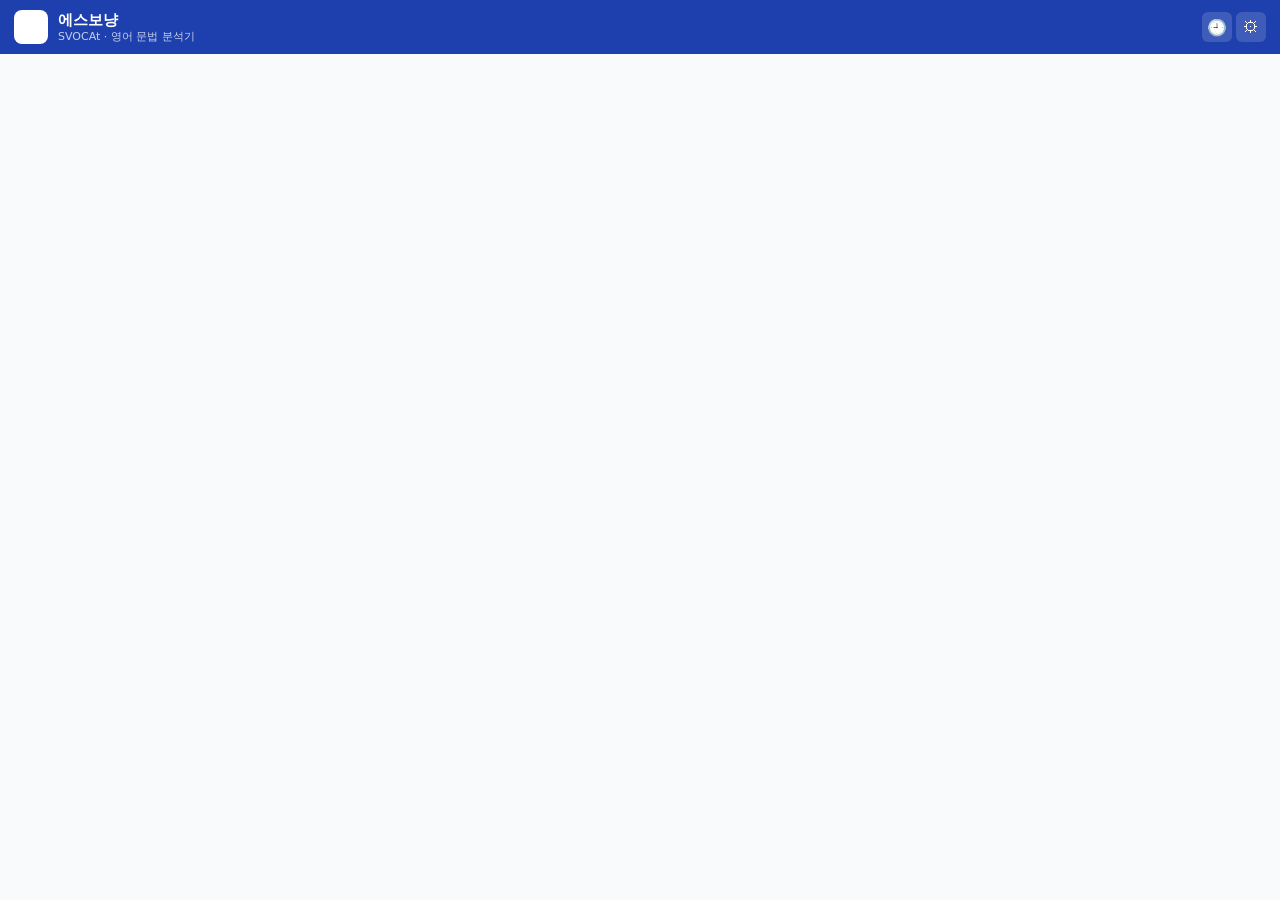
<file: sidepanel.html>
<!DOCTYPE html>
<html lang="ko">
<head>
  <meta charset="UTF-8">
  <meta name="viewport" content="width=device-width, initial-scale=1.0">
  <title>에스보냥 (SVOCAt)</title>
  <link rel="stylesheet" href="sidepanel.css">
</head>
<body>
  <div id="app">

    <!-- ── 헤더 ── -->
    <header class="header">
      <div class="header-left">
        <span class="logo">🐱</span>
        <div>
          <div class="title">에스보냥</div>
          <div class="subtitle">SVOCAt · 영어 문법 분석기</div>
        </div>
      </div>
      <div class="header-right">
        <button id="history-btn" class="icon-btn" title="분석 히스토리">🕘</button>
        <button id="api-btn" class="icon-btn" title="설정">⚙</button>
      </div>
    </header>

    <!-- ── 히스토리 패널 ── -->
    <div id="history-panel" class="history-panel" style="display:none">
      <div class="history-header">
        <span class="section-title">최근 분석</span>
        <button id="history-close" class="history-close">✕</button>
      </div>
      <div id="history-list" class="history-list"></div>
    </div>

    <!-- ── 빈 상태: API 키 설정됨 ── -->
    <div id="state-empty" class="state" style="display:none">
      <div class="empty-icon">📖</div>
      <p class="empty-text">웹페이지에서 영어 문장을 선택하면<br>자동으로 분석을 시작합니다.</p>
      <p class="empty-hint">최대 300 단어까지 분석 가능합니다.</p>
    </div>

    <!-- ── 빈 상태: API 키 미설정 ── -->
    <div id="state-no-key" class="state" style="display:none">
      <div class="empty-icon">🔑</div>
      <p class="empty-text"><strong>시작하려면 API 키가 필요합니다</strong></p>
      <p class="empty-hint">무료로 발급받을 수 있습니다 (1~2분 소요)</p>
      <button id="open-welcome-btn" class="link-btn" style="margin-top: 10px">시작하기 →</button>
    </div>

    <!-- ── 로딩 상태 (섹션 매칭 스켈레톤) ── -->
    <div id="state-loading" style="display:none">

      <!-- 원문 스켈레톤 -->
      <div class="sentence-box">
        <div class="skel skel-long"></div>
        <div class="skel skel-mid" style="margin-top:6px"></div>
      </div>

      <!-- 문장 구조 스켈레톤 -->
      <section class="section">
        <div class="section-header">
          <span class="section-title">문장 구조</span>
          <span class="section-hint">Layer 1 — SVOCA</span>
        </div>
        <div class="skel-chips">
          <div class="skel skel-chip"></div>
          <div class="skel skel-chip"></div>
          <div class="skel skel-chip-wide"></div>
          <div class="skel skel-chip"></div>
        </div>
      </section>

      <!-- 번역 스켈레톤 -->
      <section class="section">
        <div class="section-header">
          <span class="section-title">번역</span>
        </div>
        <div class="translation-box">
          <div class="skel skel-long"></div>
          <div class="skel skel-short" style="margin-top:6px"></div>
        </div>
      </section>

      <!-- 단어 스켈레톤 -->
      <section class="section">
        <div class="section-header">
          <span class="section-title">단어</span>
        </div>
        <div class="skel-words">
          <div class="skel skel-word"></div>
          <div class="skel skel-word"></div>
          <div class="skel skel-word"></div>
        </div>
      </section>
    </div>

    <!-- ── 에러 상태 ── -->
    <div id="state-error" class="state" style="display:none">
      <div class="error-icon">⚠️</div>
      <p id="error-msg" class="error-msg"></p>
      <button id="options-btn" class="link-btn" style="display:none">API 키 설정 →</button>
    </div>

    <!-- ── 단어 사전 결과 ── -->
    <div id="state-word-result" class="state" style="display:none">
      <div class="word-card">
        <div id="word-title" class="word-card-title"></div>
        <div id="word-pron" class="word-card-pron"></div>
        <span id="word-pos-badge" class="word-card-pos"></span>
        <div id="word-definition" class="word-card-def"></div>
      </div>
    </div>

    <!-- ── 결과 상태 ── -->
    <div id="state-result" style="display:none">

      <!-- 정제 알림 -->
      <div id="norm-notice" class="norm-notice" style="display:none">
        <span class="norm-badge">✏️ 정제됨</span>
        <span id="norm-notes" class="norm-notes"></span>
      </div>

      <!-- 원문 -->
      <div id="sentence-box" class="sentence-box"></div>

      <!-- 드릴다운 안내 -->
      <div class="drill-notice">Layer 3까지 드롭다운 가능합니다.</div>

      <!-- 문장 구조 -->
      <section class="section">
        <div class="section-header">
          <span class="section-title">문장 구조</span>
          <span class="section-hint">Layer 1 — SVOCA</span>
        </div>
        <div id="grammar-wrap" class="grammar-wrap"></div>
      </section>

      <!-- 번역 -->
      <section class="section">
        <div class="section-header">
          <span class="section-title">번역</span>
        </div>
        <div id="translation-box" class="translation-box"></div>
      </section>

      <!-- 단어 -->
      <section class="section">
        <div class="section-header">
          <span class="section-title">단어</span>
        </div>
        <div id="words-wrap" class="words-wrap"></div>
      </section>

    </div>

  </div>

  <script src="sidepanel.js"></script>
</body>
</html>
</file>
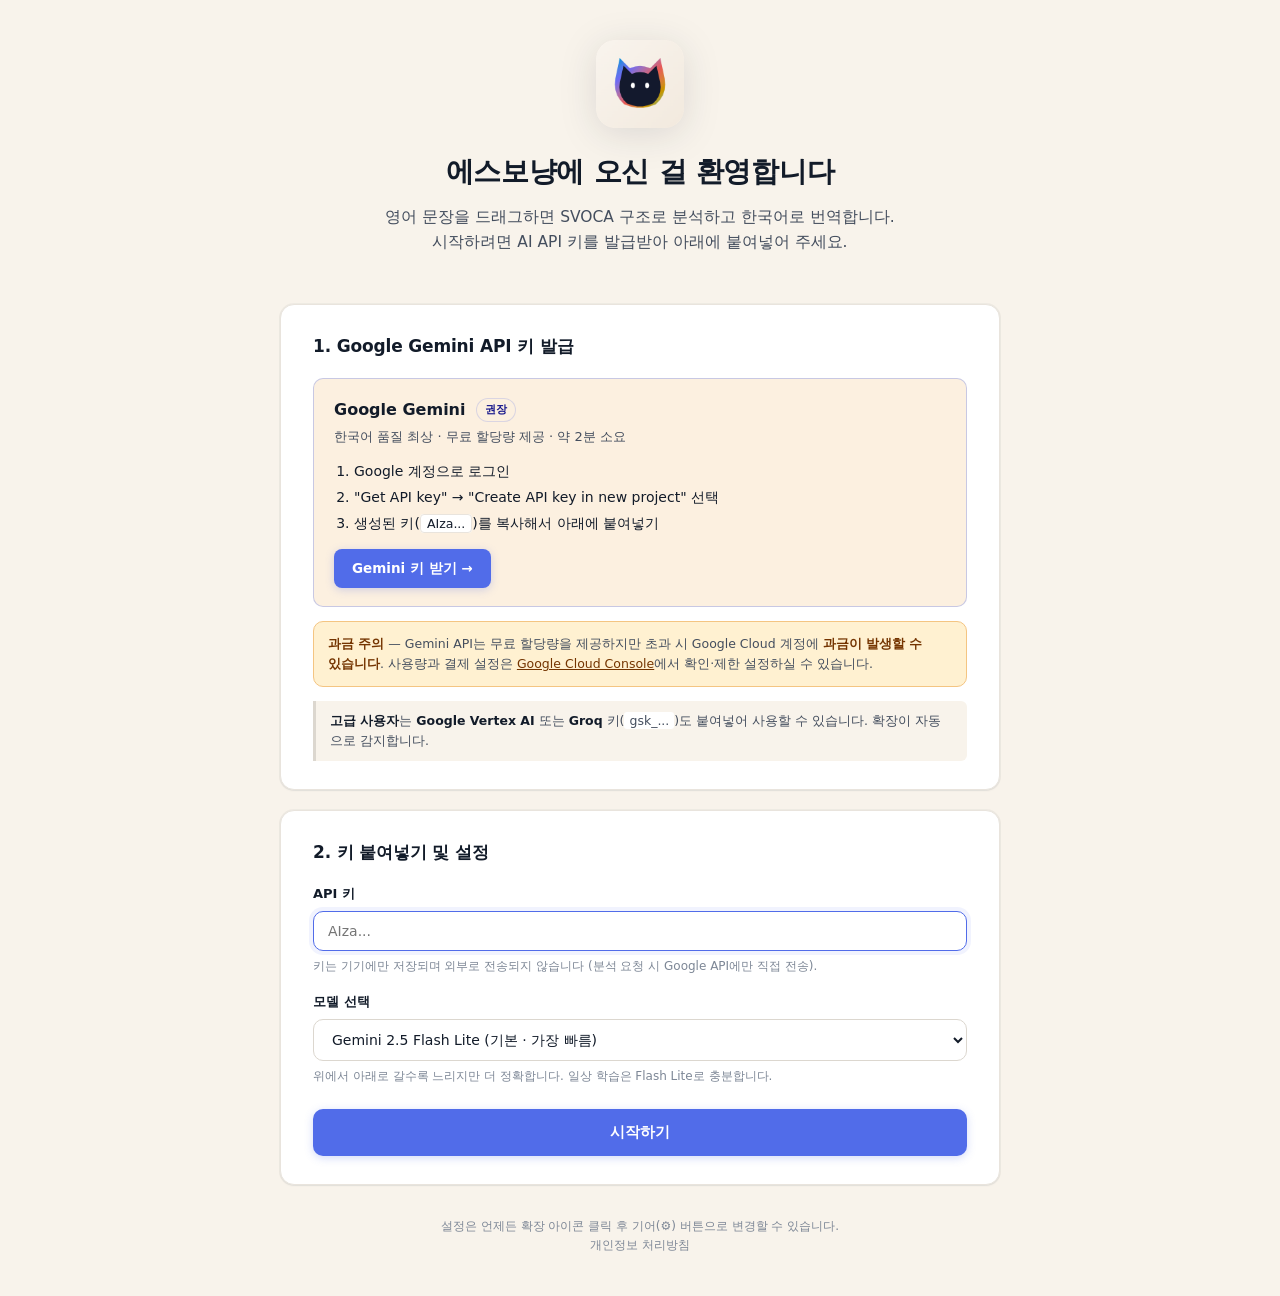
<file: welcome.html>
<!DOCTYPE html>
<html lang="ko">
<head>
  <meta charset="UTF-8">
  <meta name="viewport" content="width=device-width, initial-scale=1.0">
  <title>에스보냥 (SVOCAt) — 시작하기</title>
  <link rel="stylesheet" href="tokens.css">
  <style>
    *, *::before, *::after { box-sizing: border-box; margin: 0; padding: 0; }

    body {
      font-family: var(--font-kr);
      background: var(--paper-2);
      color: var(--ink);
      line-height: 1.6;
      padding: 40px 20px;
      min-height: 100vh;
      -webkit-font-smoothing: antialiased;
    }

    .container {
      max-width: 720px;
      margin: 0 auto;
    }

    /* ── 히어로 ── */
    .hero {
      text-align: center;
      margin-bottom: 48px;
    }
    .hero-logo {
      display: inline-flex;
      align-items: center;
      justify-content: center;
      margin-bottom: 22px;
    }
    .hero-logo img {
      width: 88px; height: 88px;
      filter: drop-shadow(0 6px 18px oklch(0.22 0.04 260 / 0.12));
    }
    .hero h1 {
      font-size: 28px;
      font-weight: 800;
      color: var(--ink);
      letter-spacing: -0.01em;
      margin-bottom: 10px;
    }
    .hero-tagline {
      font-size: 15.5px;
      color: var(--ink-2);
      max-width: 540px;
      margin: 0 auto;
      line-height: 1.65;
    }

    /* ── 섹션 ── */
    section {
      background: white;
      border: 1px solid var(--line-2);
      border-radius: var(--r-md);
      padding: 28px 32px;
      margin-bottom: 20px;
      box-shadow: var(--shadow-sm);
    }
    section h2 {
      font-size: 17px;
      font-weight: 800;
      color: var(--ink);
      letter-spacing: -0.01em;
      margin-bottom: 18px;
    }

    /* ── 프로바이더 카드 ── */
    .provider {
      border: 1.5px solid var(--line-2);
      border-radius: 10px;
      padding: 18px 20px;
      margin-bottom: 14px;
    }
    .provider.recommended {
      border-color: oklch(from var(--brand) l c h / 0.3);
      background: var(--brand-soft);
    }
    .provider-header {
      display: flex;
      align-items: center;
      gap: 10px;
      margin-bottom: 4px;
    }
    .provider-header h3 {
      font-size: 16px;
      font-weight: 800;
      color: var(--ink);
    }
    .badge {
      display: inline-block;
      font-size: 11px;
      font-weight: 800;
      padding: 2px 8px;
      border-radius: 999px;
      letter-spacing: 0.03em;
    }
    .badge-free    { background: oklch(0.94 0.08 155); color: oklch(0.4 0.14 155); }
    .badge-quality { background: var(--brand-soft); color: var(--brand-ink); border: 1px solid oklch(from var(--brand) l c h / 0.2); }
    .provider-subtitle {
      font-size: 13px;
      color: var(--ink-2);
      margin-bottom: 12px;
    }
    .provider ol {
      margin-left: 20px;
      margin-bottom: 14px;
      font-size: 14px;
      color: var(--ink);
    }
    .provider ol li {
      margin-bottom: 4px;
    }
    .provider ol code {
      font-family: var(--font-en);
      background: white;
      padding: 1px 6px;
      border-radius: 4px;
      border: 1px solid var(--line-2);
      font-size: 12.5px;
    }
    .btn-link {
      display: inline-block;
      padding: 9px 18px;
      background: var(--brand);
      color: white;
      text-decoration: none;
      border-radius: 8px;
      font-size: 13.5px;
      font-weight: 700;
      box-shadow: 0 2px 8px oklch(from var(--brand) l c h / 0.25);
      transition: all 120ms ease;
    }
    .btn-link:hover { background: var(--brand-2); transform: translateY(-1px); }

    /* ── 과금 주의 박스 ── */
    .warn-box {
      background: oklch(0.97 0.05 75);
      border: 1px solid oklch(0.85 0.1 75);
      border-radius: 10px;
      padding: 12px 14px;
      margin-bottom: 14px;
      font-size: 12.5px;
      color: var(--ink-2);
      line-height: 1.6;
      word-break: keep-all;
    }
    .warn-box strong { color: oklch(0.4 0.15 75); font-weight: 800; }
    .warn-box a { color: oklch(0.4 0.15 75); }

    /* ── 고급자 안내 ── */
    .advanced-note {
      font-size: 12.5px;
      color: var(--ink-2);
      background: var(--paper-2);
      border-left: 3px solid var(--line);
      padding: 10px 14px;
      margin-top: 8px;
      border-radius: 0 6px 6px 0;
      line-height: 1.6;
    }
    .advanced-note strong { color: var(--ink); font-weight: 700; }
    .advanced-note code { font-family: var(--font-en); background: white; padding: 1px 5px; border-radius: 3px; }

    /* ── 입력 섹션 ── */
    .form-row { margin-bottom: 16px; }
    label {
      display: block;
      font-size: 13px;
      font-weight: 700;
      color: var(--ink);
      margin-bottom: 6px;
    }
    input[type=text], select {
      width: 100%;
      padding: 11px 14px;
      border: 1.5px solid var(--line);
      border-radius: 10px;
      font-size: 14px;
      outline: none;
      transition: all 120ms ease;
      background: white;
      font-family: var(--font-kr);
      color: var(--ink);
    }
    input[type=text] {
      font-family: var(--font-en);
      border-color: var(--brand);
      box-shadow: 0 0 0 4px oklch(from var(--brand) l c h / 0.08);
    }
    input[type=text]:focus { box-shadow: 0 0 0 4px oklch(from var(--brand) l c h / 0.15); }
    select:hover { border-color: var(--ink-3); }
    select:focus { border-color: var(--brand); box-shadow: 0 0 0 4px oklch(from var(--brand) l c h / 0.1); }
    select { cursor: pointer; }
    .form-hint { font-size: 12px; color: var(--ink-3); margin-top: 6px; line-height: 1.55; }

    button#save-btn {
      width: 100%;
      padding: 14px;
      background: var(--brand);
      color: white;
      border: none;
      border-radius: 10px;
      font-size: 14.5px;
      font-weight: 800;
      letter-spacing: -0.01em;
      cursor: pointer;
      margin-top: 8px;
      box-shadow: 0 2px 8px oklch(from var(--brand) l c h / 0.25);
      transition: all 120ms ease;
      font-family: var(--font-kr);
    }
    button#save-btn:hover { background: var(--brand-2); transform: translateY(-1px); }

    #status {
      margin-top: 12px;
      padding: 10px 14px;
      border-radius: 8px;
      font-size: 13px;
      text-align: center;
      display: none;
      word-break: keep-all;
    }
    #status.ok  {
      background: oklch(0.96 0.05 155);
      color: oklch(0.4 0.14 155);
      border: 1px solid oklch(0.82 0.1 155);
    }
    #status.err {
      background: oklch(0.96 0.05 25);
      color: oklch(0.5 0.18 25);
      border: 1px solid oklch(0.82 0.1 25);
    }

    /* ── 성공 상태 ── */
    .success-box { text-align: center; padding: 36px 28px; }
    .success-box h2 { font-size: 22px; color: oklch(0.4 0.14 155); margin-bottom: 12px; }
    .success-box p { font-size: 15px; color: var(--ink-2); margin-bottom: 8px; }
    .success-tip {
      background: oklch(0.96 0.05 155);
      border: 1px solid oklch(0.82 0.1 155);
      border-radius: 10px;
      padding: 14px;
      margin-top: 20px;
      font-size: 13px;
      color: oklch(0.35 0.13 155);
      line-height: 1.6;
    }

    /* ── 푸터 ── */
    .footer {
      text-align: center;
      font-size: 12px;
      color: var(--ink-3);
      margin-top: 32px;
    }
    .footer a { color: var(--ink-3); text-decoration: none; }
    .footer a:hover { color: var(--brand); }
  </style>
</head>
<body>
  <div class="container">

    <!-- ── 히어로 ── -->
    <header class="hero">
      <div class="hero-logo">
        <img src="icons/icon128.png" alt="SVOCAt">
      </div>
      <h1>에스보냥에 오신 걸 환영합니다</h1>
      <p class="hero-tagline">
        영어 문장을 드래그하면 SVOCA 구조로 분석하고 한국어로 번역합니다.<br>
        시작하려면 AI API 키를 발급받아 아래에 붙여넣어 주세요.
      </p>
    </header>

    <!-- ── 프로바이더 안내 ── -->
    <section id="setup-section">
      <h2>1. Google Gemini API 키 발급</h2>

      <div class="provider recommended">
        <div class="provider-header">
          <h3>Google Gemini</h3>
          <span class="badge badge-quality">권장</span>
        </div>
        <p class="provider-subtitle">한국어 품질 최상 · 무료 할당량 제공 · 약 2분 소요</p>
        <ol>
          <li>Google 계정으로 로그인</li>
          <li>"Get API key" → "Create API key in new project" 선택</li>
          <li>생성된 키(<code>AIza...</code>)를 복사해서 아래에 붙여넣기</li>
        </ol>
        <a href="https://aistudio.google.com/app/apikey" target="_blank" class="btn-link">Gemini 키 받기 →</a>
      </div>

      <div class="warn-box">
        <strong>과금 주의</strong> — Gemini API는 무료 할당량을 제공하지만 초과 시 Google Cloud 계정에 <strong>과금이 발생할 수 있습니다</strong>.
        사용량과 결제 설정은 <a href="https://console.cloud.google.com/billing" target="_blank">Google Cloud Console</a>에서 확인·제한 설정하실 수 있습니다.
      </div>

      <p class="advanced-note">
        <strong>고급 사용자</strong>는 <strong>Google Vertex AI</strong> 또는 <strong>Groq</strong> 키(<code>gsk_...</code>)도 붙여넣어 사용할 수 있습니다. 확장이 자동으로 감지합니다.
      </p>
    </section>

    <!-- ── 키 입력 ── -->
    <section id="paste-section">
      <h2>2. 키 붙여넣기 및 설정</h2>

      <div class="form-row">
        <label for="api-key">API 키</label>
        <input type="text" id="api-key" placeholder="AIza..." autocomplete="off" spellcheck="false">
        <p class="form-hint">키는 기기에만 저장되며 외부로 전송되지 않습니다 (분석 요청 시 Google API에만 직접 전송).</p>
      </div>

      <div class="form-row">
        <label for="model">모델 선택</label>
        <select id="model">
          <option value="gemini-2.5-flash-lite">Gemini 2.5 Flash Lite (기본 · 가장 빠름)</option>
          <option value="gemini-2.5-flash">Gemini 2.5 Flash (균형)</option>
          <option value="gemini-2.5-pro">Gemini 2.5 Pro (가장 정확, 느림)</option>
        </select>
        <p class="form-hint">위에서 아래로 갈수록 느리지만 더 정확합니다. 일상 학습은 Flash Lite로 충분합니다.</p>
      </div>

      <button id="save-btn">시작하기</button>
      <div id="status"></div>
    </section>

    <!-- ── 성공 상태 ── -->
    <section id="success-section" style="display:none">
      <div class="success-box">
        <h2>준비 완료</h2>
        <p>이제 아무 웹페이지에서 영어 문장을 드래그하면</p>
        <p>"문법 분석" 버튼이 나타납니다.</p>
        <div class="success-tip">
          버튼을 클릭하면 사이드패널이 자동으로 열리면서<br>
          SVOCA 구조 분석과 한국어 번역을 보여줍니다.
        </div>
      </div>
    </section>

    <p class="footer">
      설정은 언제든 확장 아이콘 클릭 후 기어(⚙) 버튼으로 변경할 수 있습니다.<br>
      <a href="privacy-policy.html" target="_blank">개인정보 처리방침</a>
    </p>
  </div>

  <script src="welcome.js"></script>
</body>
</html>
</file>
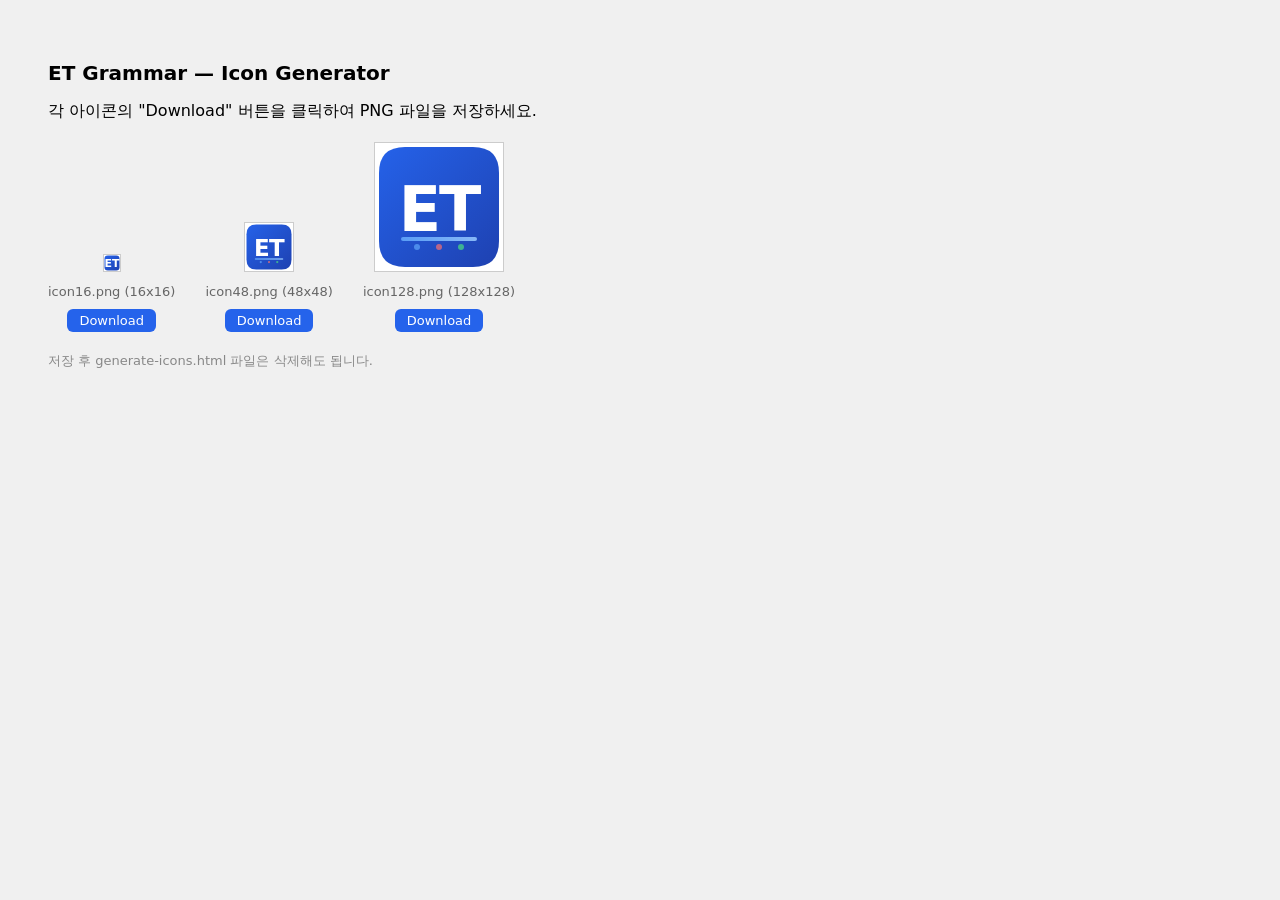
<file: englishgrammar2/generate-icons.html>
<!DOCTYPE html>
<html>
<head>
  <meta charset="UTF-8">
  <title>ET Grammar Icon Generator</title>
  <style>
    body { font-family: system-ui; padding: 40px; background: #f0f0f0; }
    .icons { display: flex; gap: 30px; align-items: end; margin: 20px 0; }
    .icon-box { text-align: center; }
    .icon-box canvas { border: 1px solid #ccc; background: #fff; }
    .icon-box p { margin: 8px 0 4px; font-size: 13px; color: #666; }
    a { display: inline-block; margin-top: 6px; padding: 4px 12px; background: #2563eb; color: #fff; border-radius: 6px; text-decoration: none; font-size: 13px; }
    a:hover { background: #1d4ed8; }
    h1 { font-size: 20px; }
    .note { color: #888; font-size: 13px; margin-top: 20px; }
  </style>
</head>
<body>
  <h1>ET Grammar — Icon Generator</h1>
  <p>각 아이콘의 "Download" 버튼을 클릭하여 PNG 파일을 저장하세요.</p>
  <div class="icons" id="icons"></div>
  <p class="note">저장 후 generate-icons.html 파일은 삭제해도 됩니다.</p>

  <script>
    const sizes = [16, 48, 128];

    function drawIcon(ctx, size) {
      const s = size / 128; // scale factor
      ctx.clearRect(0, 0, size, size);

      // Background rounded rect
      const x = 4 * s, y = 4 * s, w = 120 * s, h = 120 * s, r = 26 * s;
      const grad = ctx.createLinearGradient(0, 0, size, size);
      grad.addColorStop(0, '#2563eb');
      grad.addColorStop(1, '#1e40af');

      ctx.beginPath();
      ctx.moveTo(x + r, y);
      ctx.lineTo(x + w - r, y);
      ctx.quadraticCurveTo(x + w, y, x + w, y + r);
      ctx.lineTo(x + w, y + h - r);
      ctx.quadraticCurveTo(x + w, y + h, x + w - r, y + h);
      ctx.lineTo(x + r, y + h);
      ctx.quadraticCurveTo(x, y + h, x, y + h - r);
      ctx.lineTo(x, y + r);
      ctx.quadraticCurveTo(x, y, x + r, y);
      ctx.closePath();
      ctx.fillStyle = grad;
      ctx.fill();

      // ET text
      ctx.fillStyle = '#ffffff';
      ctx.textBaseline = 'alphabetic';

      if (size >= 48) {
        // Full "ET" for 48px and 128px
        const fontSize = Math.round(62 * s);
        ctx.font = `900 ${fontSize}px system-ui, -apple-system, "Segoe UI", sans-serif`;
        ctx.letterSpacing = `${-2 * s}px`;

        // Measure to center
        const etWidth = ctx.measureText('ET').width;
        const textX = (size - etWidth) / 2;
        const textY = 88 * s;
        ctx.fillText('ET', textX, textY);
        ctx.letterSpacing = '0px';

        // Accent bar
        const barGrad = ctx.createLinearGradient(26 * s, 0, 102 * s, 0);
        barGrad.addColorStop(0, '#60a5fa');
        barGrad.addColorStop(1, '#93c5fd');
        ctx.globalAlpha = 0.9;
        roundRect(ctx, 26 * s, 94 * s, 76 * s, 4 * s, 2 * s);
        ctx.fillStyle = barGrad;
        ctx.fill();
        ctx.globalAlpha = 1.0;

        // SVO dots
        if (size >= 48) {
          const dotR = 3 * s;
          const dotY = 104 * s;
          ctx.globalAlpha = 0.7;

          ctx.fillStyle = '#60a5fa';
          ctx.beginPath(); ctx.arc(42 * s, dotY, dotR, 0, Math.PI * 2); ctx.fill();

          ctx.fillStyle = '#f87171';
          ctx.beginPath(); ctx.arc(64 * s, dotY, dotR, 0, Math.PI * 2); ctx.fill();

          ctx.fillStyle = '#4ade80';
          ctx.beginPath(); ctx.arc(86 * s, dotY, dotR, 0, Math.PI * 2); ctx.fill();

          ctx.globalAlpha = 1.0;
        }
      } else {
        // 16px: simplified — just "E" centered
        const fontSize = Math.round(11);
        ctx.font = `900 ${fontSize}px system-ui, -apple-system, "Segoe UI", sans-serif`;
        const text = 'ET';
        const m = ctx.measureText(text);
        ctx.fillText(text, (size - m.width) / 2, 12);
      }
    }

    function roundRect(ctx, x, y, w, h, r) {
      ctx.beginPath();
      ctx.moveTo(x + r, y);
      ctx.lineTo(x + w - r, y);
      ctx.quadraticCurveTo(x + w, y, x + w, y + r);
      ctx.lineTo(x + w, y + h - r);
      ctx.quadraticCurveTo(x + w, y + h, x + w - r, y + h);
      ctx.lineTo(x + r, y + h);
      ctx.quadraticCurveTo(x, y + h, x, y + h - r);
      ctx.lineTo(x, y + r);
      ctx.quadraticCurveTo(x, y, x + r, y);
      ctx.closePath();
    }

    const container = document.getElementById('icons');

    sizes.forEach(size => {
      const box = document.createElement('div');
      box.className = 'icon-box';

      const canvas = document.createElement('canvas');
      canvas.width = size;
      canvas.height = size;
      const ctx = canvas.getContext('2d');
      drawIcon(ctx, size);

      const label = document.createElement('p');
      label.textContent = `icon${size}.png (${size}x${size})`;

      const link = document.createElement('a');
      link.textContent = 'Download';
      link.download = `icon${size}.png`;
      link.href = canvas.toDataURL('image/png');

      box.appendChild(canvas);
      box.appendChild(label);
      box.appendChild(link);
      container.appendChild(box);
    });
  </script>
</body>
</html>
</file>
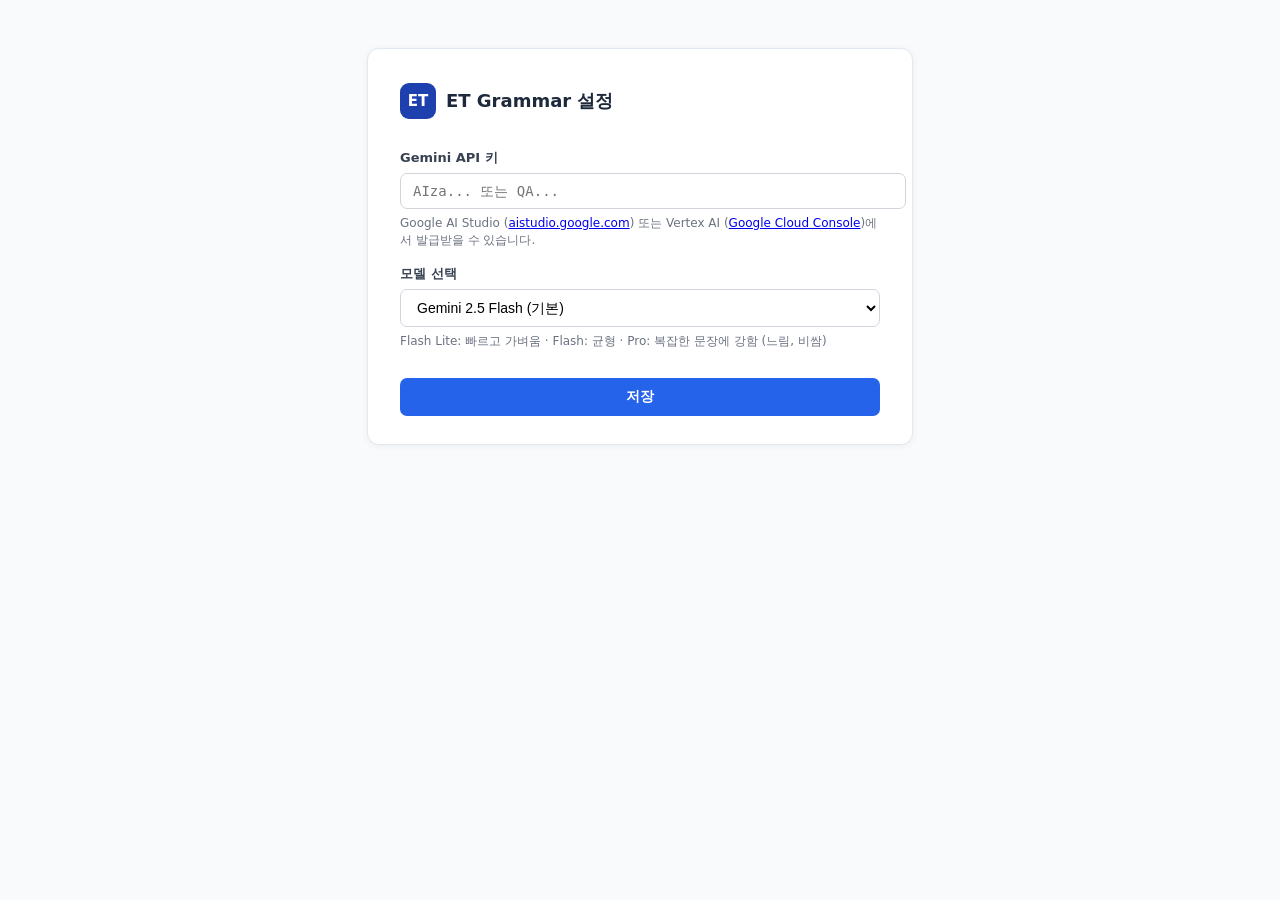
<file: englishgrammar2/options.html>
<!DOCTYPE html>
<html lang="ko">
<head>
  <meta charset="UTF-8">
  <title>ET Grammar — 설정</title>
  <style>
    body {
      font-family: system-ui, -apple-system, sans-serif;
      background: #f8fafc; color: #1e293b;
      display: flex; justify-content: center;
      padding: 40px 20px;
    }
    .card {
      background: #fff; border-radius: 12px;
      border: 1px solid #e2e8f0;
      padding: 28px 32px; width: 100%; max-width: 480px;
      box-shadow: 0 1px 6px rgba(0,0,0,0.06);
    }
    .logo-row { display: flex; align-items: center; gap: 10px; margin-bottom: 24px; }
    .logo {
      width: 36px; height: 36px; background: #1e40af; color: #fff;
      border-radius: 9px; display: flex; align-items: center; justify-content: center;
      font-weight: 900; font-size: 15px;
    }
    h1 { font-size: 18px; font-weight: 700; }

    label { display: block; font-size: 13px; font-weight: 600; color: #374151; margin-bottom: 6px; }
    input[type=text] {
      width: 100%; padding: 9px 12px; border-radius: 7px;
      border: 1.5px solid #d1d5db; font-size: 14px; font-family: monospace;
      outline: none; transition: border-color 0.15s;
    }
    input[type=text]:focus { border-color: #2563eb; }

    .hint { font-size: 12px; color: #6b7280; margin-top: 6px; }

    .field { margin-top: 16px; }

    select {
      width: 100%; padding: 9px 12px; border-radius: 7px;
      border: 1.5px solid #d1d5db; font-size: 14px;
      outline: none; transition: border-color 0.15s;
      background: #fff; cursor: pointer;
    }
    select:focus { border-color: #2563eb; }

    button {
      margin-top: 16px; width: 100%;
      padding: 10px; background: #2563eb; color: #fff;
      border: none; border-radius: 7px; font-size: 14px; font-weight: 600;
      cursor: pointer; transition: background 0.15s;
    }
    button:hover { background: #1d4ed8; }

    #status {
      margin-top: 12px; padding: 8px 12px;
      border-radius: 7px; font-size: 13px; text-align: center; display: none;
    }
    #status.ok  { background: #f0fdf4; color: #15803d; border: 1px solid #bbf7d0; }
    #status.err { background: #fef2f2; color: #dc2626; border: 1px solid #fecaca; }
  </style>
</head>
<body>
  <div class="card">
    <div class="logo-row">
      <div class="logo">ET</div>
      <h1>ET Grammar 설정</h1>
    </div>

    <label for="api-key">Gemini API 키</label>
    <input type="text" id="api-key" placeholder="AIza... 또는 QA..." autocomplete="off" spellcheck="false">
    <p class="hint">
      Google AI Studio (<a href="https://aistudio.google.com" target="_blank">aistudio.google.com</a>) 또는
      Vertex AI (<a href="https://console.cloud.google.com" target="_blank">Google Cloud Console</a>)에서 발급받을 수 있습니다.
    </p>

    <div class="field">
      <label for="model">모델 선택</label>
      <select id="model">
        <option value="gemini-2.5-flash">Gemini 2.5 Flash (기본)</option>
        <option value="gemini-2.5-flash-lite">Gemini 2.5 Flash Lite (빠름)</option>
        <option value="gemini-2.5-pro">Gemini 2.5 Pro (고품질)</option>
      </select>
      <p class="hint">Flash Lite: 빠르고 가벼움 · Flash: 균형 · Pro: 복잡한 문장에 강함 (느림, 비쌈)</p>
    </div>

    <button id="save-btn">저장</button>
    <div id="status"></div>
  </div>

  <script src="options.js"></script>
</body>
</html>
</file>
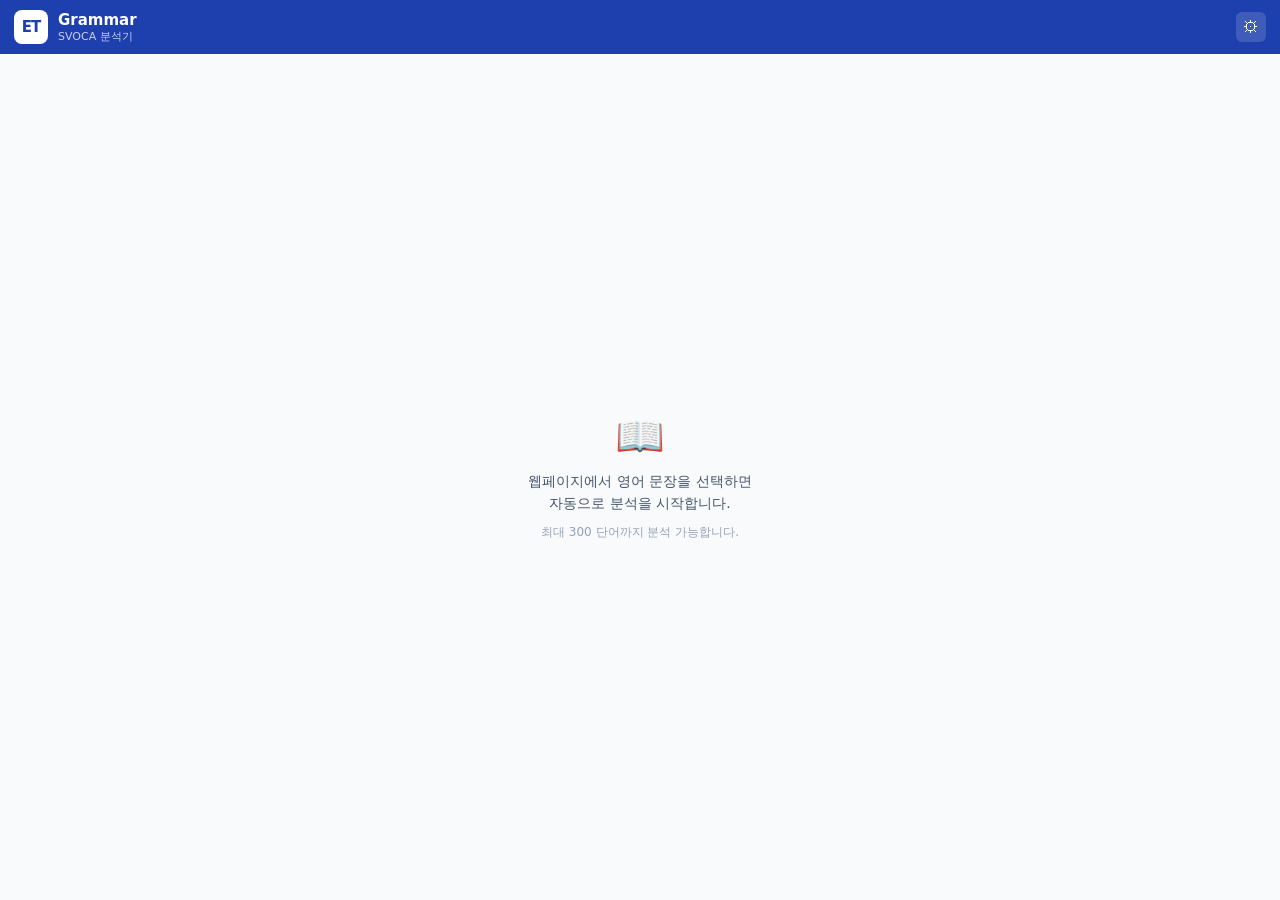
<file: englishgrammar2/sidepanel.html>
<!DOCTYPE html>
<html lang="ko">
<head>
  <meta charset="UTF-8">
  <meta name="viewport" content="width=device-width, initial-scale=1.0">
  <title>ET Grammar</title>
  <link rel="stylesheet" href="sidepanel.css">
</head>
<body>
  <div id="app">

    <!-- ── 헤더 ── -->
    <header class="header">
      <div class="header-left">
        <span class="logo">ET</span>
        <div>
          <div class="title">Grammar</div>
          <div class="subtitle">SVOCA 분석기</div>
        </div>
      </div>
      <button id="api-btn" class="icon-btn" title="API 키 설정">⚙</button>
    </header>

    <!-- ── 빈 상태 ── -->
    <div id="state-empty" class="state">
      <div class="empty-icon">📖</div>
      <p class="empty-text">웹페이지에서 영어 문장을 선택하면<br>자동으로 분석을 시작합니다.</p>
      <p class="empty-hint">최대 300 단어까지 분석 가능합니다.</p>
    </div>

    <!-- ── 로딩 상태 ── -->
    <div id="state-loading" style="display:none">

      <!-- 원문 스켈레톤 -->
      <div class="sentence-box">
        <div class="skel skel-long"></div>
        <div class="skel skel-mid" style="margin-top:6px"></div>
      </div>

      <!-- 문장 구조 스켈레톤 -->
      <section class="section">
        <div class="section-header">
          <span class="section-title">문장 구조</span>
          <span class="section-hint">Layer 0 — SVOCA</span>
        </div>
        <div class="skel-chips">
          <div class="skel skel-chip"></div>
          <div class="skel skel-chip"></div>
          <div class="skel skel-chip-wide"></div>
          <div class="skel skel-chip"></div>
        </div>
      </section>

      <!-- 번역 스켈레톤 -->
      <section class="section">
        <div class="section-header">
          <span class="section-title">번역</span>
        </div>
        <div class="translation-box">
          <div class="skel skel-long"></div>
          <div class="skel skel-short" style="margin-top:6px"></div>
        </div>
      </section>

      <!-- 단어 스켈레톤 -->
      <section class="section">
        <div class="section-header">
          <span class="section-title">단어</span>
        </div>
        <div class="skel-words">
          <div class="skel skel-word"></div>
          <div class="skel skel-word"></div>
          <div class="skel skel-word"></div>
        </div>
      </section>
    </div>

    <!-- ── 에러 상태 ── -->
    <div id="state-error" class="state" style="display:none">
      <div class="error-icon">⚠️</div>
      <p id="error-msg" class="error-msg"></p>
      <button id="options-btn" class="link-btn" style="display:none">API 키 설정 →</button>
    </div>

    <!-- ── 단어 사전 결과 ── -->
    <div id="state-word-result" class="state" style="display:none">
      <div class="word-card">
        <div id="word-title" class="word-card-title"></div>
        <div id="word-pron" class="word-card-pron"></div>
        <span id="word-pos-badge" class="word-card-pos"></span>
        <div id="word-definition" class="word-card-def"></div>
      </div>
    </div>

    <!-- ── 결과 상태 ── -->
    <div id="state-result" style="display:none">

      <!-- 정제 알림 -->
      <div id="norm-notice" class="norm-notice" style="display:none">
        <span class="norm-badge">✏️ 정제됨</span>
        <span id="norm-notes" class="norm-notes"></span>
      </div>

      <!-- 원문 -->
      <div id="sentence-box" class="sentence-box"></div>

      <!-- 문장 구조 -->
      <section class="section">
        <div class="section-header">
          <span class="section-title">문장 구조</span>
          <span class="section-hint">Layer 0 — SVOCA</span>
        </div>
        <div id="grammar-wrap" class="grammar-wrap"></div>
      </section>

      <!-- 번역 -->
      <section class="section">
        <div class="section-header">
          <span class="section-title">번역</span>
        </div>
        <div id="translation-box" class="translation-box"></div>
      </section>

      <!-- 단어 -->
      <section class="section">
        <div class="section-header">
          <span class="section-title">단어</span>
        </div>
        <div id="words-wrap" class="words-wrap"></div>
      </section>

    </div>

  </div>

  <script src="sidepanel.js"></script>
</body>
</html>
</file>
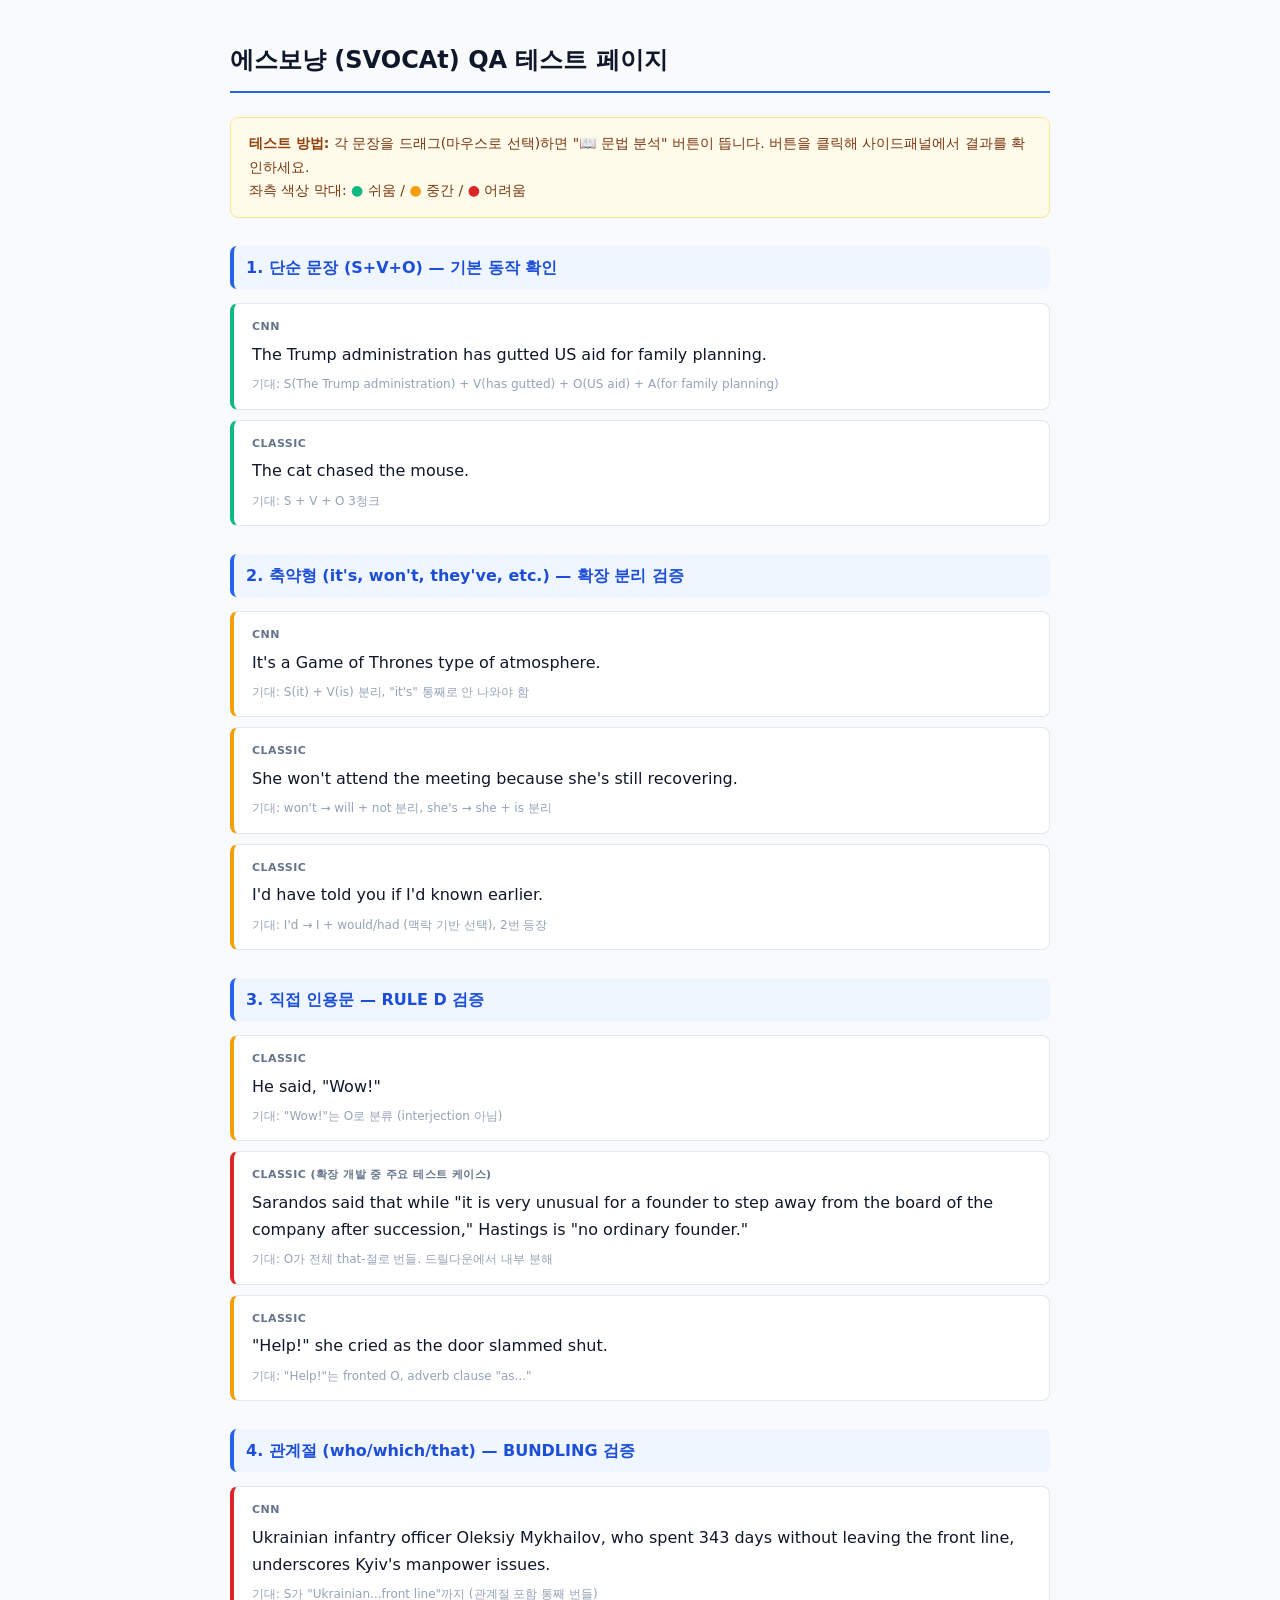
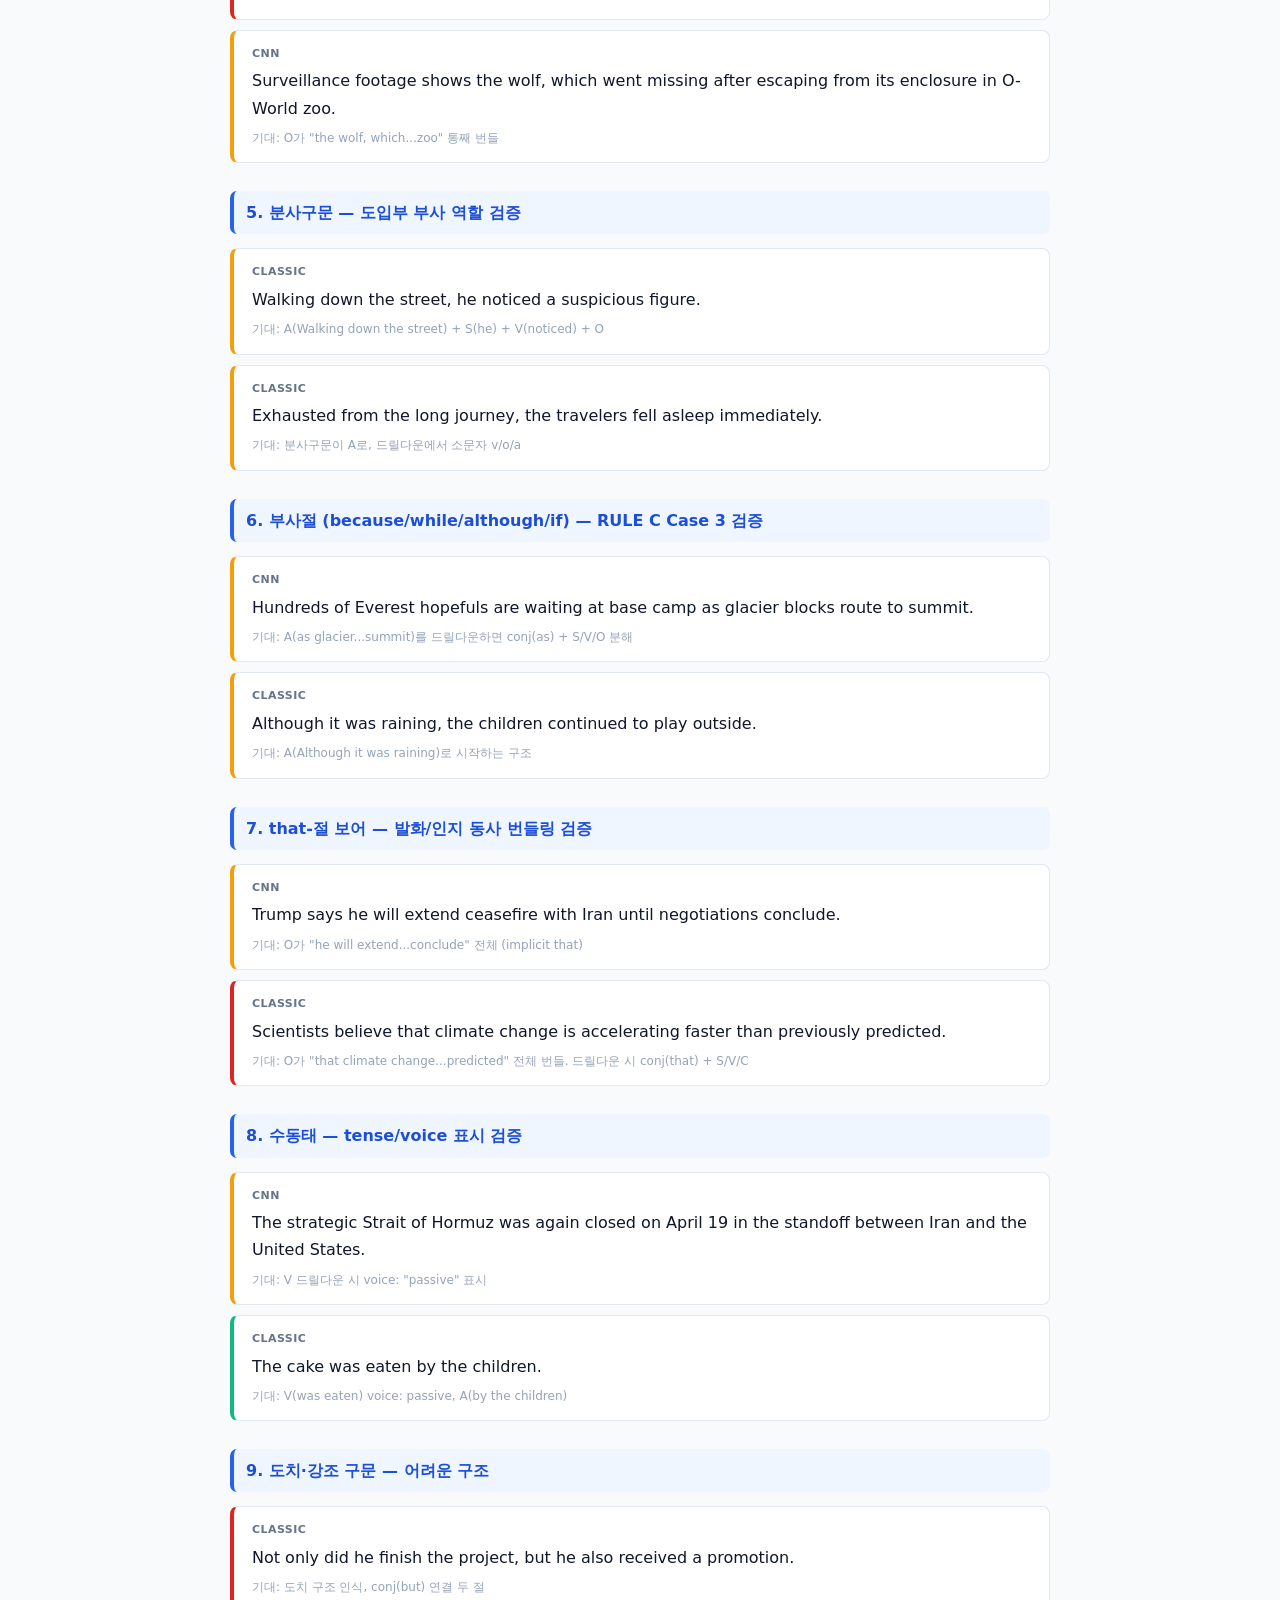
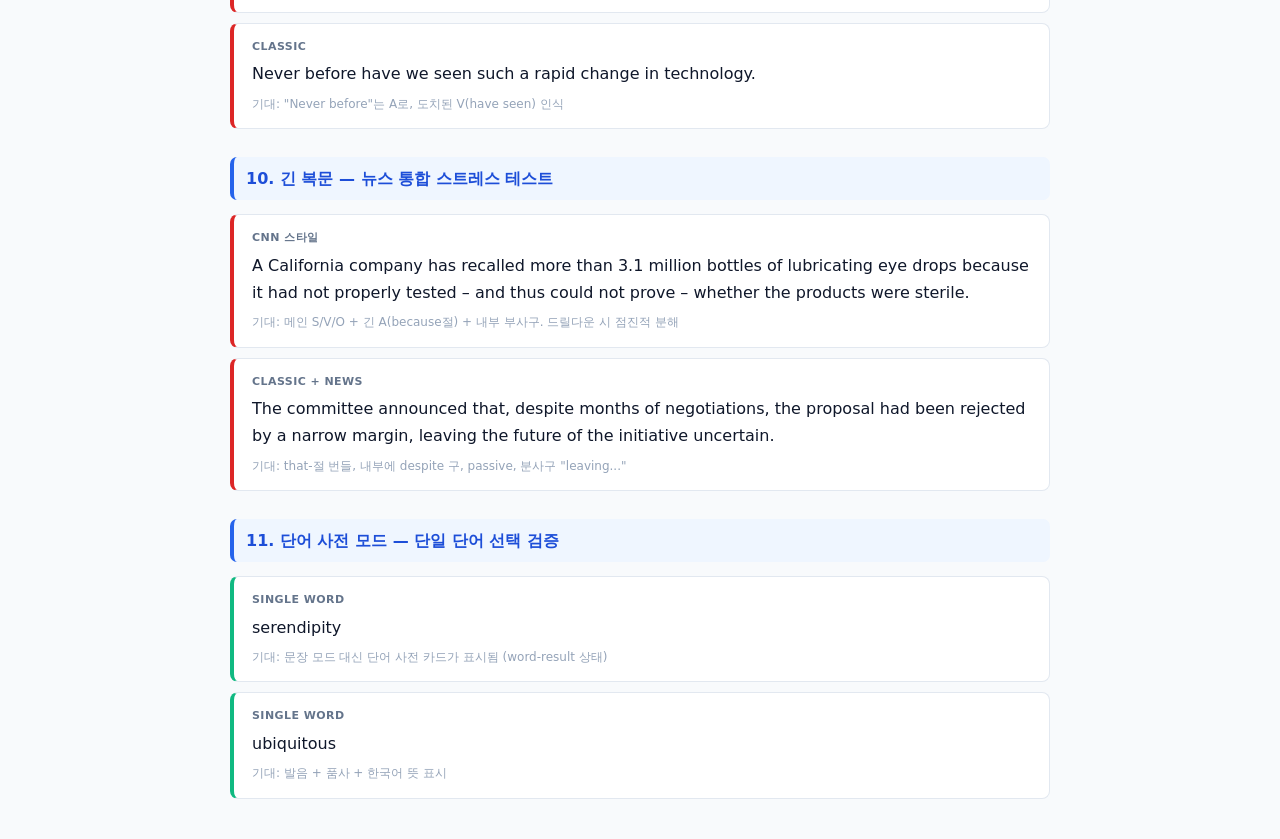
<file: docs/test/test1.html>
<!DOCTYPE html>
<html lang="ko">
<head>
  <meta charset="UTF-8">
  <title>에스보냥 QA 테스트 페이지</title>
  <style>
    body {
      font-family: 'Segoe UI', system-ui, sans-serif;
      max-width: 820px;
      margin: 40px auto;
      padding: 0 24px;
      line-height: 1.7;
      color: #1e293b;
      background: #f8fafc;
    }
    h1 {
      font-size: 24px;
      color: #0f172a;
      border-bottom: 2px solid #2563eb;
      padding-bottom: 10px;
      margin-bottom: 24px;
    }
    h2 {
      font-size: 16px;
      color: #1d4ed8;
      background: #eff6ff;
      padding: 8px 12px;
      border-radius: 7px;
      border-left: 4px solid #2563eb;
      margin: 28px 0 14px;
    }
    .sentence-block {
      background: #fff;
      padding: 14px 18px;
      border: 1px solid #e2e8f0;
      border-radius: 8px;
      margin-bottom: 10px;
    }
    .sentence-block .label {
      font-size: 11px;
      color: #64748b;
      font-weight: 700;
      text-transform: uppercase;
      letter-spacing: 0.04em;
      margin-bottom: 4px;
    }
    .sentence-block .text {
      font-size: 16px;
      color: #0f172a;
    }
    .sentence-block .note {
      font-size: 12px;
      color: #94a3b8;
      margin-top: 6px;
    }
    .intro {
      background: #fffbeb;
      border: 1px solid #fde68a;
      padding: 14px 18px;
      border-radius: 8px;
      font-size: 14px;
      color: #78350f;
      margin-bottom: 28px;
    }
    .intro strong { color: #92400e; }
    .difficulty-high { border-left: 4px solid #dc2626; }
    .difficulty-mid { border-left: 4px solid #f59e0b; }
    .difficulty-low { border-left: 4px solid #10b981; }
  </style>
</head>
<body>

  <h1>에스보냥 (SVOCAt) QA 테스트 페이지</h1>

  <div class="intro">
    <strong>테스트 방법:</strong> 각 문장을 드래그(마우스로 선택)하면 "📖 문법 분석" 버튼이 뜹니다.
    버튼을 클릭해 사이드패널에서 결과를 확인하세요.<br>
    좌측 색상 막대: <span style="color:#10b981">●</span> 쉬움 /
    <span style="color:#f59e0b">●</span> 중간 /
    <span style="color:#dc2626">●</span> 어려움
  </div>

  <!-- ── 카테고리 1: 단순 문장 ── -->
  <h2>1. 단순 문장 (S+V+O) — 기본 동작 확인</h2>

  <div class="sentence-block difficulty-low">
    <div class="label">CNN</div>
    <div class="text">The Trump administration has gutted US aid for family planning.</div>
    <div class="note">기대: S(The Trump administration) + V(has gutted) + O(US aid) + A(for family planning)</div>
  </div>

  <div class="sentence-block difficulty-low">
    <div class="label">Classic</div>
    <div class="text">The cat chased the mouse.</div>
    <div class="note">기대: S + V + O 3청크</div>
  </div>

  <!-- ── 카테고리 2: 축약형 ── -->
  <h2>2. 축약형 (it's, won't, they've, etc.) — 확장 분리 검증</h2>

  <div class="sentence-block difficulty-mid">
    <div class="label">CNN</div>
    <div class="text">It's a Game of Thrones type of atmosphere.</div>
    <div class="note">기대: S(it) + V(is) 분리, "it's" 통째로 안 나와야 함</div>
  </div>

  <div class="sentence-block difficulty-mid">
    <div class="label">Classic</div>
    <div class="text">She won't attend the meeting because she's still recovering.</div>
    <div class="note">기대: won't → will + not 분리, she's → she + is 분리</div>
  </div>

  <div class="sentence-block difficulty-mid">
    <div class="label">Classic</div>
    <div class="text">I'd have told you if I'd known earlier.</div>
    <div class="note">기대: I'd → I + would/had (맥락 기반 선택), 2번 등장</div>
  </div>

  <!-- ── 카테고리 3: 직접 인용문 ── -->
  <h2>3. 직접 인용문 — RULE D 검증</h2>

  <div class="sentence-block difficulty-mid">
    <div class="label">Classic</div>
    <div class="text">He said, "Wow!"</div>
    <div class="note">기대: "Wow!"는 O로 분류 (interjection 아님)</div>
  </div>

  <div class="sentence-block difficulty-high">
    <div class="label">Classic (확장 개발 중 주요 테스트 케이스)</div>
    <div class="text">Sarandos said that while "it is very unusual for a founder to step away from the board of the company after succession," Hastings is "no ordinary founder."</div>
    <div class="note">기대: O가 전체 that-절로 번들. 드릴다운에서 내부 분해</div>
  </div>

  <div class="sentence-block difficulty-mid">
    <div class="label">Classic</div>
    <div class="text">"Help!" she cried as the door slammed shut.</div>
    <div class="note">기대: "Help!"는 fronted O, adverb clause "as..."</div>
  </div>

  <!-- ── 카테고리 4: 관계절 ── -->
  <h2>4. 관계절 (who/which/that) — BUNDLING 검증</h2>

  <div class="sentence-block difficulty-high">
    <div class="label">CNN</div>
    <div class="text">Ukrainian infantry officer Oleksiy Mykhailov, who spent 343 days without leaving the front line, underscores Kyiv's manpower issues.</div>
    <div class="note">기대: S가 "Ukrainian...front line"까지 (관계절 포함 통째 번들)</div>
  </div>

  <div class="sentence-block difficulty-mid">
    <div class="label">CNN</div>
    <div class="text">Surveillance footage shows the wolf, which went missing after escaping from its enclosure in O-World zoo.</div>
    <div class="note">기대: O가 "the wolf, which...zoo" 통째 번들</div>
  </div>

  <!-- ── 카테고리 5: 분사구문 ── -->
  <h2>5. 분사구문 — 도입부 부사 역할 검증</h2>

  <div class="sentence-block difficulty-mid">
    <div class="label">Classic</div>
    <div class="text">Walking down the street, he noticed a suspicious figure.</div>
    <div class="note">기대: A(Walking down the street) + S(he) + V(noticed) + O</div>
  </div>

  <div class="sentence-block difficulty-mid">
    <div class="label">Classic</div>
    <div class="text">Exhausted from the long journey, the travelers fell asleep immediately.</div>
    <div class="note">기대: 분사구문이 A로, 드릴다운에서 소문자 v/o/a</div>
  </div>

  <!-- ── 카테고리 6: 부사절 ── -->
  <h2>6. 부사절 (because/while/although/if) — RULE C Case 3 검증</h2>

  <div class="sentence-block difficulty-mid">
    <div class="label">CNN</div>
    <div class="text">Hundreds of Everest hopefuls are waiting at base camp as glacier blocks route to summit.</div>
    <div class="note">기대: A(as glacier...summit)를 드릴다운하면 conj(as) + S/V/O 분해</div>
  </div>

  <div class="sentence-block difficulty-mid">
    <div class="label">Classic</div>
    <div class="text">Although it was raining, the children continued to play outside.</div>
    <div class="note">기대: A(Although it was raining)로 시작하는 구조</div>
  </div>

  <!-- ── 카테고리 7: that-절 보어 ── -->
  <h2>7. that-절 보어 — 발화/인지 동사 번들링 검증</h2>

  <div class="sentence-block difficulty-mid">
    <div class="label">CNN</div>
    <div class="text">Trump says he will extend ceasefire with Iran until negotiations conclude.</div>
    <div class="note">기대: O가 "he will extend...conclude" 전체 (implicit that)</div>
  </div>

  <div class="sentence-block difficulty-high">
    <div class="label">Classic</div>
    <div class="text">Scientists believe that climate change is accelerating faster than previously predicted.</div>
    <div class="note">기대: O가 "that climate change...predicted" 전체 번들. 드릴다운 시 conj(that) + S/V/C</div>
  </div>

  <!-- ── 카테고리 8: 수동태 ── -->
  <h2>8. 수동태 — tense/voice 표시 검증</h2>

  <div class="sentence-block difficulty-mid">
    <div class="label">CNN</div>
    <div class="text">The strategic Strait of Hormuz was again closed on April 19 in the standoff between Iran and the United States.</div>
    <div class="note">기대: V 드릴다운 시 voice: "passive" 표시</div>
  </div>

  <div class="sentence-block difficulty-low">
    <div class="label">Classic</div>
    <div class="text">The cake was eaten by the children.</div>
    <div class="note">기대: V(was eaten) voice: passive, A(by the children)</div>
  </div>

  <!-- ── 카테고리 9: 도치/강조 ── -->
  <h2>9. 도치·강조 구문 — 어려운 구조</h2>

  <div class="sentence-block difficulty-high">
    <div class="label">Classic</div>
    <div class="text">Not only did he finish the project, but he also received a promotion.</div>
    <div class="note">기대: 도치 구조 인식, conj(but) 연결 두 절</div>
  </div>

  <div class="sentence-block difficulty-high">
    <div class="label">Classic</div>
    <div class="text">Never before have we seen such a rapid change in technology.</div>
    <div class="note">기대: "Never before"는 A로, 도치된 V(have seen) 인식</div>
  </div>

  <!-- ── 카테고리 10: 긴 복문 (뉴스 특유) ── -->
  <h2>10. 긴 복문 — 뉴스 통합 스트레스 테스트</h2>

  <div class="sentence-block difficulty-high">
    <div class="label">CNN 스타일</div>
    <div class="text">A California company has recalled more than 3.1 million bottles of lubricating eye drops because it had not properly tested – and thus could not prove – whether the products were sterile.</div>
    <div class="note">기대: 메인 S/V/O + 긴 A(because절) + 내부 부사구. 드릴다운 시 점진적 분해</div>
  </div>

  <div class="sentence-block difficulty-high">
    <div class="label">Classic + news</div>
    <div class="text">The committee announced that, despite months of negotiations, the proposal had been rejected by a narrow margin, leaving the future of the initiative uncertain.</div>
    <div class="note">기대: that-절 번들, 내부에 despite 구, passive, 분사구 "leaving..."</div>
  </div>

  <!-- ── 카테고리 11: 단어 사전 모드 ── -->
  <h2>11. 단어 사전 모드 — 단일 단어 선택 검증</h2>

  <div class="sentence-block difficulty-low">
    <div class="label">Single word</div>
    <div class="text">serendipity</div>
    <div class="note">기대: 문장 모드 대신 단어 사전 카드가 표시됨 (word-result 상태)</div>
  </div>

  <div class="sentence-block difficulty-low">
    <div class="label">Single word</div>
    <div class="text">ubiquitous</div>
    <div class="note">기대: 발음 + 품사 + 한국어 뜻 표시</div>
  </div>

</body>
</html>
</file>
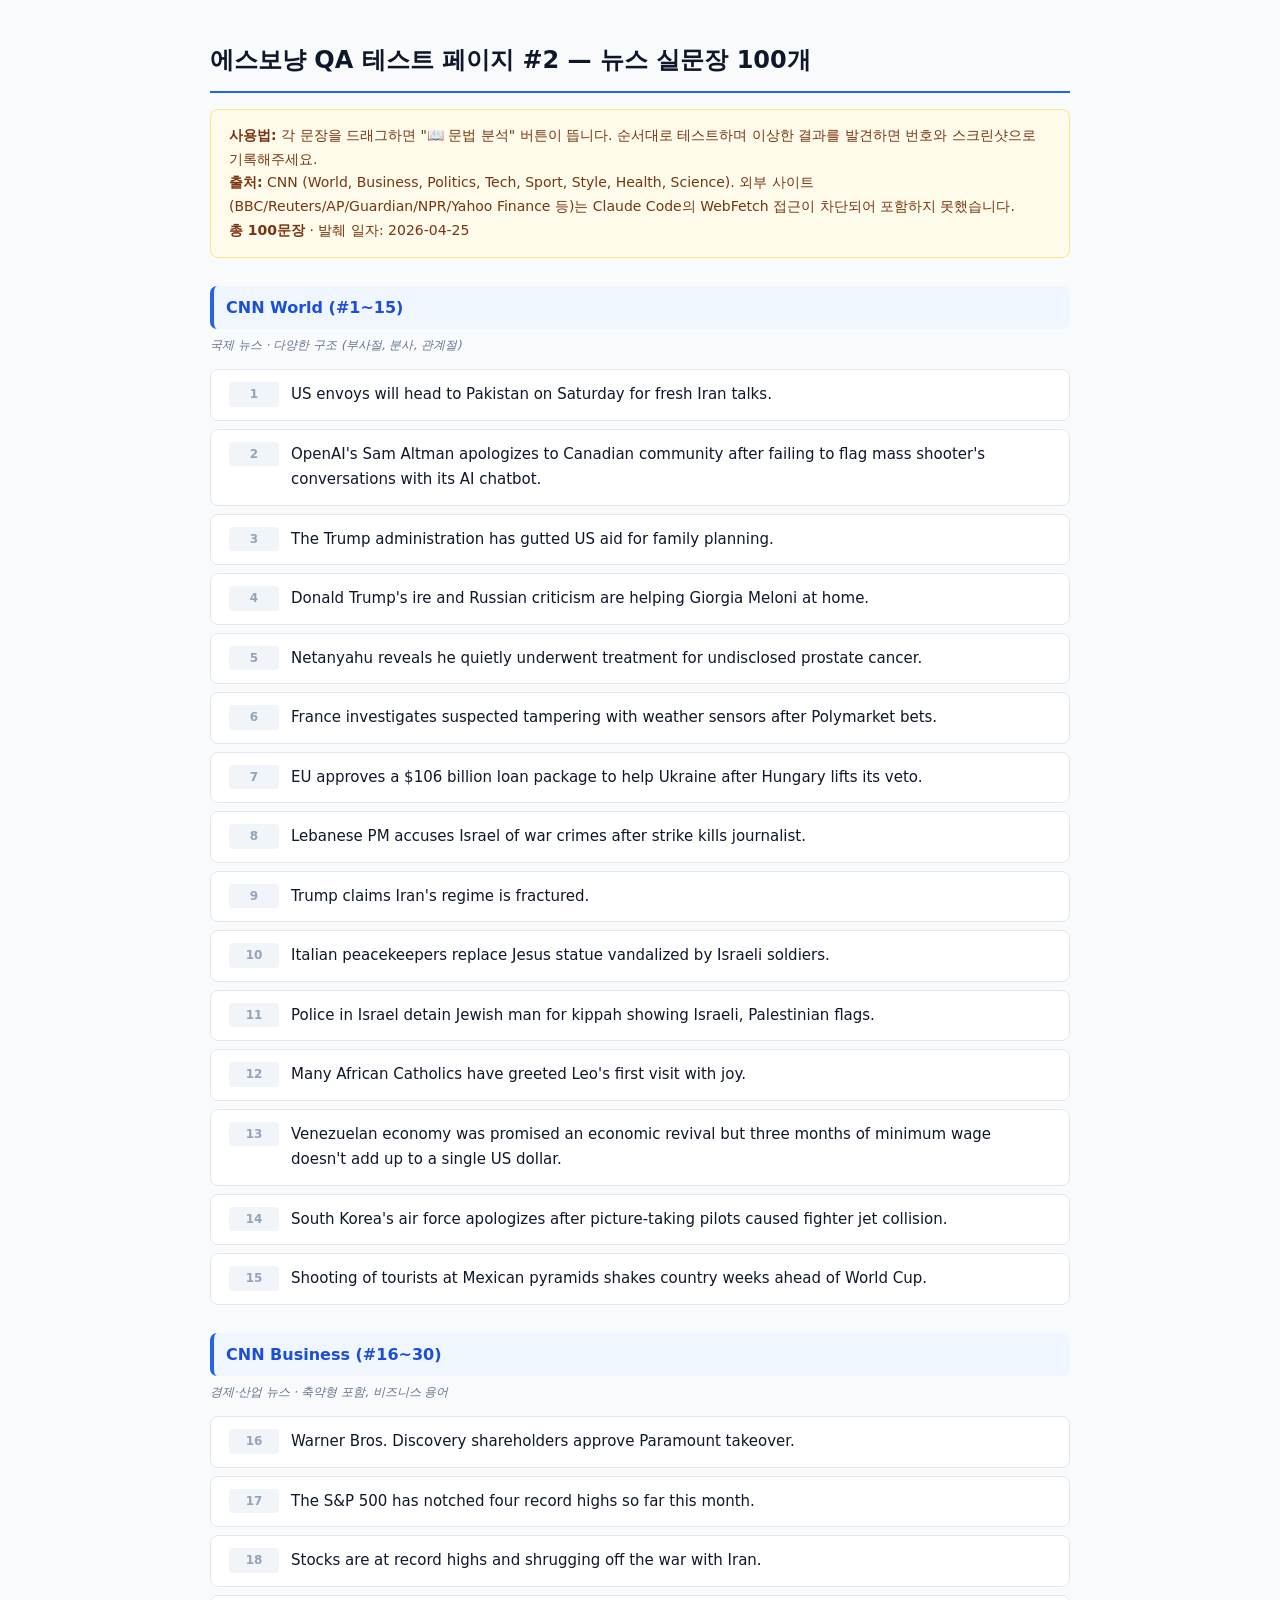
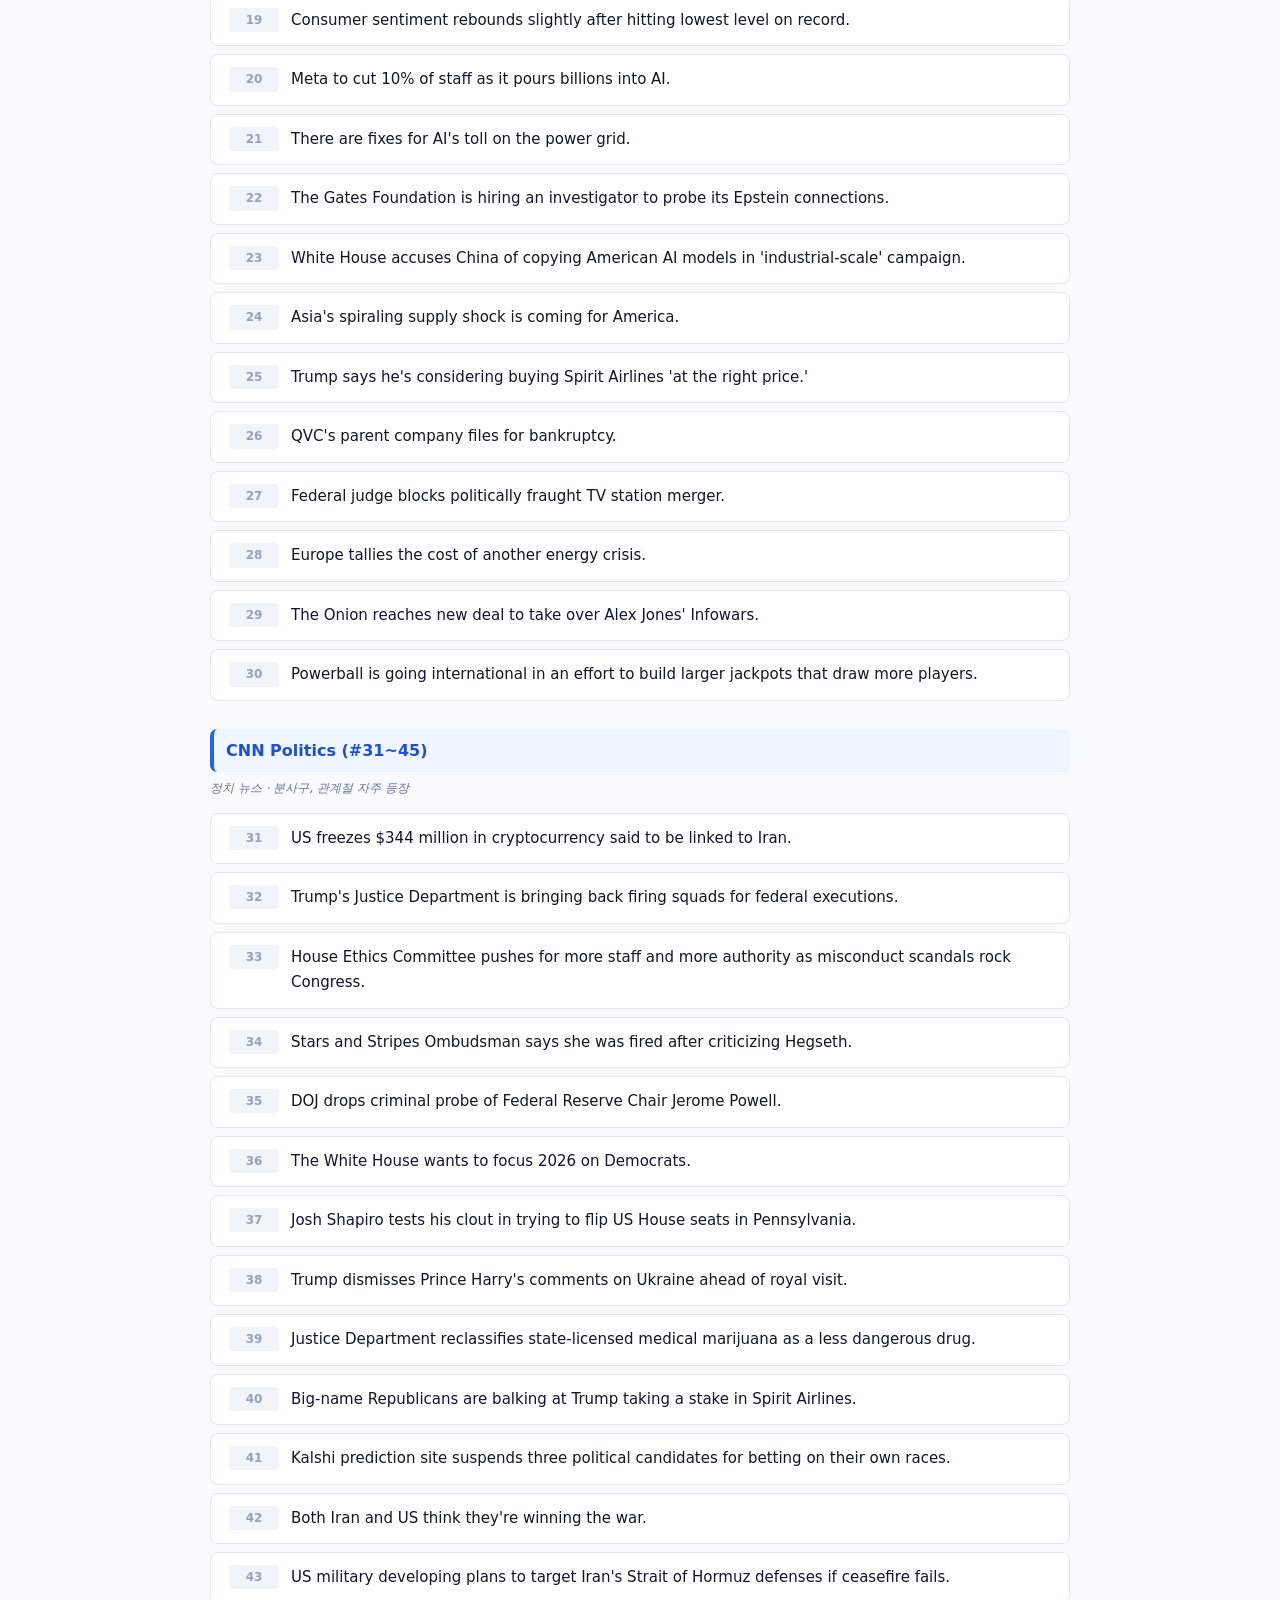
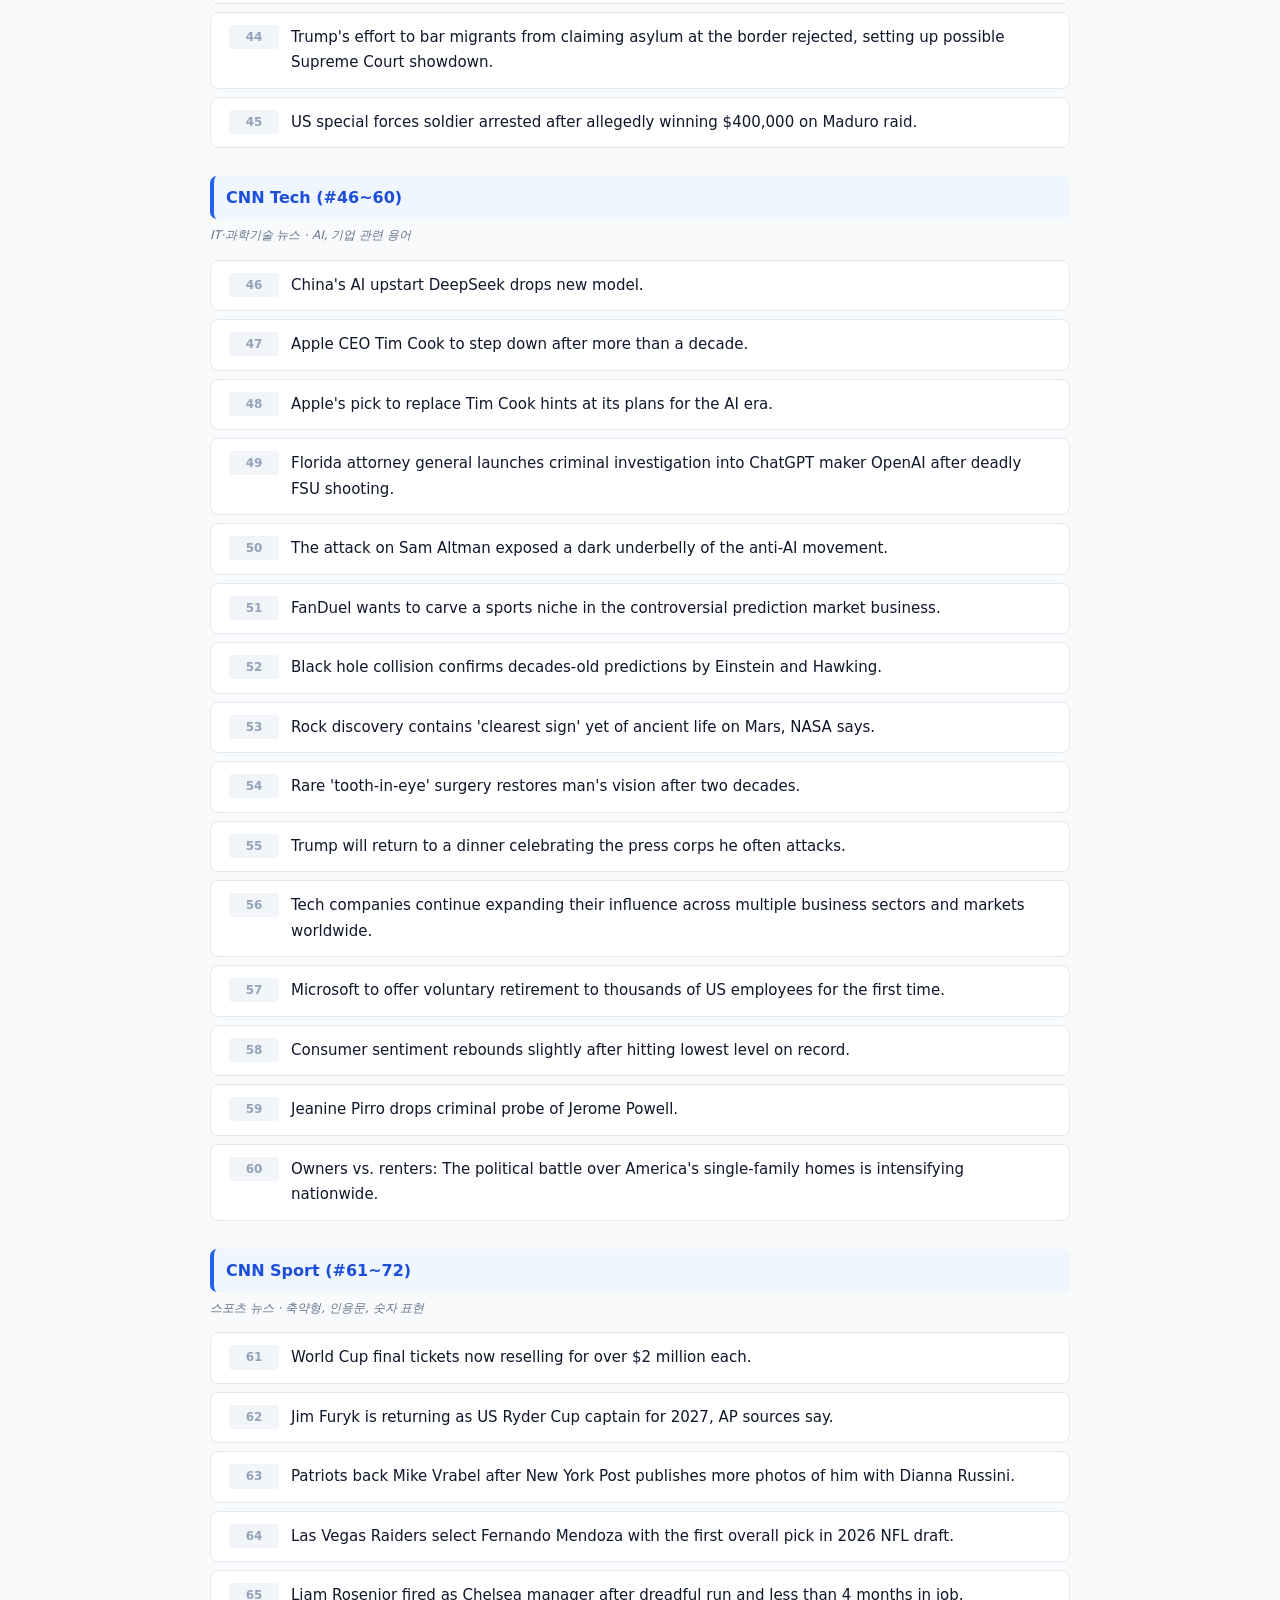
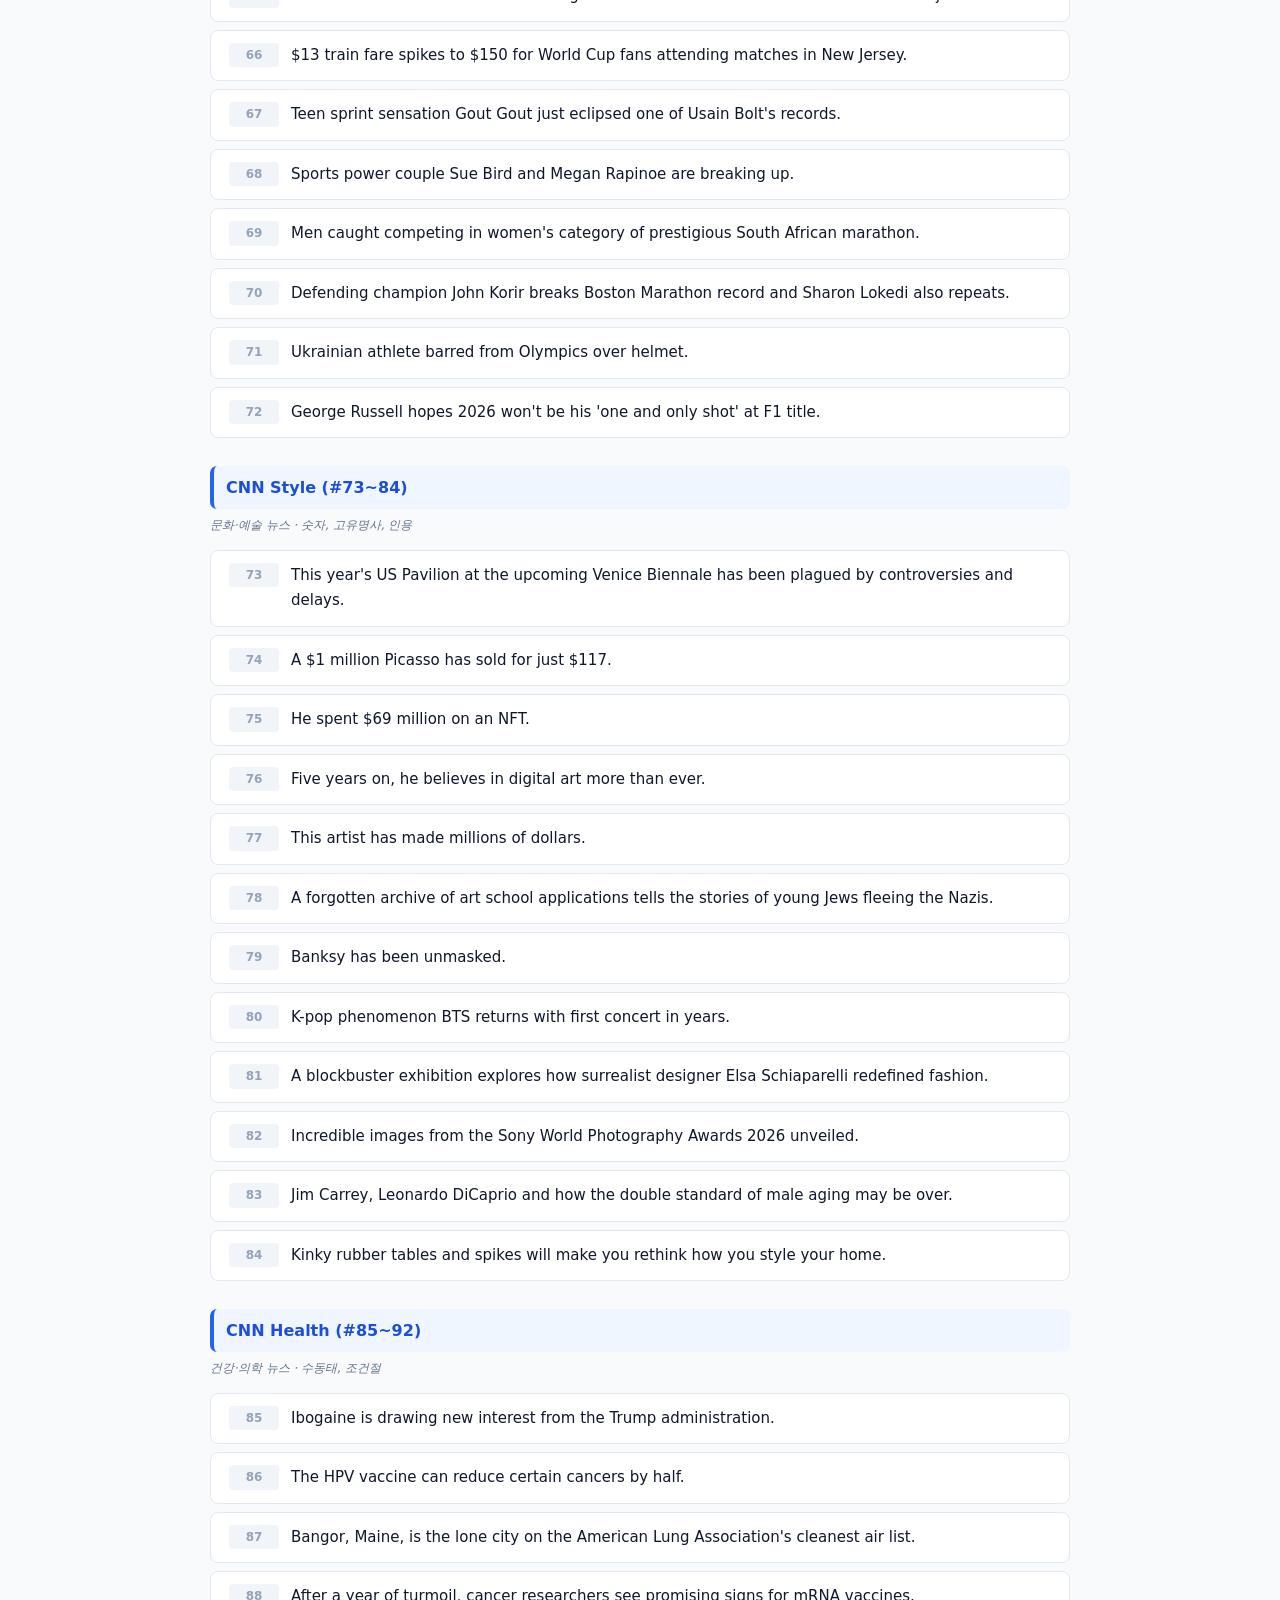
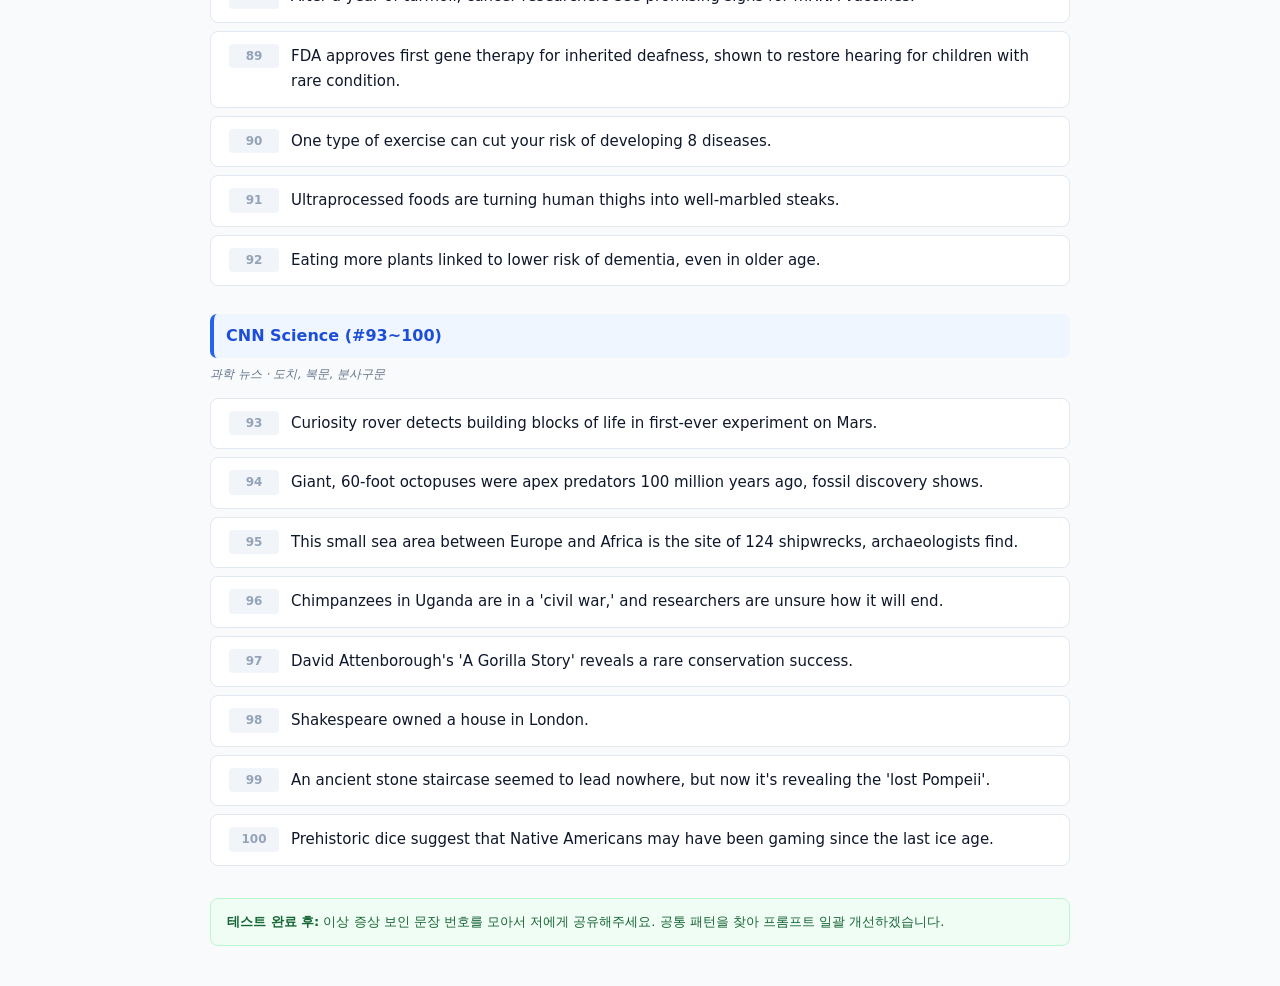
<file: docs/test/test2.html>
<!DOCTYPE html>
<html lang="ko">
<head>
  <meta charset="UTF-8">
  <title>에스보냥 QA 테스트 #2 — 뉴스 100문장</title>
  <style>
    body {
      font-family: 'Segoe UI', system-ui, sans-serif;
      max-width: 860px;
      margin: 40px auto;
      padding: 0 24px;
      line-height: 1.7;
      color: #1e293b;
      background: #f8fafc;
    }
    h1 {
      font-size: 24px;
      color: #0f172a;
      border-bottom: 2px solid #2563eb;
      padding-bottom: 10px;
      margin-bottom: 16px;
    }
    h2 {
      font-size: 16px;
      color: #1d4ed8;
      background: #eff6ff;
      padding: 8px 12px;
      border-radius: 7px;
      border-left: 4px solid #2563eb;
      margin: 28px 0 14px;
    }
    .intro {
      background: #fffbeb;
      border: 1px solid #fde68a;
      padding: 14px 18px;
      border-radius: 8px;
      font-size: 14px;
      color: #78350f;
      margin-bottom: 28px;
    }
    .sentence {
      background: #fff;
      padding: 12px 18px;
      border: 1px solid #e2e8f0;
      border-radius: 8px;
      margin-bottom: 8px;
      display: flex;
      gap: 12px;
      align-items: flex-start;
    }
    .sentence:hover { background: #fafbfc; }
    .num {
      display: inline-block;
      min-width: 34px;
      font-size: 12px;
      font-weight: 700;
      color: #94a3b8;
      background: #f1f5f9;
      padding: 2px 8px;
      border-radius: 4px;
      text-align: center;
      flex-shrink: 0;
    }
    .text { font-size: 15px; color: #0f172a; }
    .source-note {
      font-size: 12px;
      color: #64748b;
      margin-top: -8px;
      margin-bottom: 14px;
      font-style: italic;
    }
    .summary {
      background: #f0fdf4;
      border: 1px solid #bbf7d0;
      padding: 12px 16px;
      border-radius: 8px;
      font-size: 13px;
      color: #166534;
      margin-top: 32px;
    }
  </style>
</head>
<body>

  <h1>에스보냥 QA 테스트 페이지 #2 — 뉴스 실문장 100개</h1>

  <div class="intro">
    <strong>사용법:</strong> 각 문장을 드래그하면 "📖 문법 분석" 버튼이 뜹니다. 순서대로 테스트하며 이상한 결과를 발견하면 번호와 스크린샷으로 기록해주세요.<br>
    <strong>출처:</strong> CNN (World, Business, Politics, Tech, Sport, Style, Health, Science). 외부 사이트(BBC/Reuters/AP/Guardian/NPR/Yahoo Finance 등)는 Claude Code의 WebFetch 접근이 차단되어 포함하지 못했습니다.<br>
    <strong>총 100문장</strong> · 발췌 일자: 2026-04-25
  </div>

  <!-- ═══════════ CNN WORLD ═══════════ -->
  <h2>CNN World (#1~15)</h2>
  <p class="source-note">국제 뉴스 · 다양한 구조 (부사절, 분사, 관계절)</p>

  <div class="sentence"><span class="num">1</span><span class="text">US envoys will head to Pakistan on Saturday for fresh Iran talks.</span></div>
  <div class="sentence"><span class="num">2</span><span class="text">OpenAI's Sam Altman apologizes to Canadian community after failing to flag mass shooter's conversations with its AI chatbot.</span></div>
  <div class="sentence"><span class="num">3</span><span class="text">The Trump administration has gutted US aid for family planning.</span></div>
  <div class="sentence"><span class="num">4</span><span class="text">Donald Trump's ire and Russian criticism are helping Giorgia Meloni at home.</span></div>
  <div class="sentence"><span class="num">5</span><span class="text">Netanyahu reveals he quietly underwent treatment for undisclosed prostate cancer.</span></div>
  <div class="sentence"><span class="num">6</span><span class="text">France investigates suspected tampering with weather sensors after Polymarket bets.</span></div>
  <div class="sentence"><span class="num">7</span><span class="text">EU approves a $106 billion loan package to help Ukraine after Hungary lifts its veto.</span></div>
  <div class="sentence"><span class="num">8</span><span class="text">Lebanese PM accuses Israel of war crimes after strike kills journalist.</span></div>
  <div class="sentence"><span class="num">9</span><span class="text">Trump claims Iran's regime is fractured.</span></div>
  <div class="sentence"><span class="num">10</span><span class="text">Italian peacekeepers replace Jesus statue vandalized by Israeli soldiers.</span></div>
  <div class="sentence"><span class="num">11</span><span class="text">Police in Israel detain Jewish man for kippah showing Israeli, Palestinian flags.</span></div>
  <div class="sentence"><span class="num">12</span><span class="text">Many African Catholics have greeted Leo's first visit with joy.</span></div>
  <div class="sentence"><span class="num">13</span><span class="text">Venezuelan economy was promised an economic revival but three months of minimum wage doesn't add up to a single US dollar.</span></div>
  <div class="sentence"><span class="num">14</span><span class="text">South Korea's air force apologizes after picture-taking pilots caused fighter jet collision.</span></div>
  <div class="sentence"><span class="num">15</span><span class="text">Shooting of tourists at Mexican pyramids shakes country weeks ahead of World Cup.</span></div>

  <!-- ═══════════ CNN BUSINESS ═══════════ -->
  <h2>CNN Business (#16~30)</h2>
  <p class="source-note">경제·산업 뉴스 · 축약형 포함, 비즈니스 용어</p>

  <div class="sentence"><span class="num">16</span><span class="text">Warner Bros. Discovery shareholders approve Paramount takeover.</span></div>
  <div class="sentence"><span class="num">17</span><span class="text">The S&P 500 has notched four record highs so far this month.</span></div>
  <div class="sentence"><span class="num">18</span><span class="text">Stocks are at record highs and shrugging off the war with Iran.</span></div>
  <div class="sentence"><span class="num">19</span><span class="text">Consumer sentiment rebounds slightly after hitting lowest level on record.</span></div>
  <div class="sentence"><span class="num">20</span><span class="text">Meta to cut 10% of staff as it pours billions into AI.</span></div>
  <div class="sentence"><span class="num">21</span><span class="text">There are fixes for AI's toll on the power grid.</span></div>
  <div class="sentence"><span class="num">22</span><span class="text">The Gates Foundation is hiring an investigator to probe its Epstein connections.</span></div>
  <div class="sentence"><span class="num">23</span><span class="text">White House accuses China of copying American AI models in 'industrial-scale' campaign.</span></div>
  <div class="sentence"><span class="num">24</span><span class="text">Asia's spiraling supply shock is coming for America.</span></div>
  <div class="sentence"><span class="num">25</span><span class="text">Trump says he's considering buying Spirit Airlines 'at the right price.'</span></div>
  <div class="sentence"><span class="num">26</span><span class="text">QVC's parent company files for bankruptcy.</span></div>
  <div class="sentence"><span class="num">27</span><span class="text">Federal judge blocks politically fraught TV station merger.</span></div>
  <div class="sentence"><span class="num">28</span><span class="text">Europe tallies the cost of another energy crisis.</span></div>
  <div class="sentence"><span class="num">29</span><span class="text">The Onion reaches new deal to take over Alex Jones' Infowars.</span></div>
  <div class="sentence"><span class="num">30</span><span class="text">Powerball is going international in an effort to build larger jackpots that draw more players.</span></div>

  <!-- ═══════════ CNN POLITICS ═══════════ -->
  <h2>CNN Politics (#31~45)</h2>
  <p class="source-note">정치 뉴스 · 분사구, 관계절 자주 등장</p>

  <div class="sentence"><span class="num">31</span><span class="text">US freezes $344 million in cryptocurrency said to be linked to Iran.</span></div>
  <div class="sentence"><span class="num">32</span><span class="text">Trump's Justice Department is bringing back firing squads for federal executions.</span></div>
  <div class="sentence"><span class="num">33</span><span class="text">House Ethics Committee pushes for more staff and more authority as misconduct scandals rock Congress.</span></div>
  <div class="sentence"><span class="num">34</span><span class="text">Stars and Stripes Ombudsman says she was fired after criticizing Hegseth.</span></div>
  <div class="sentence"><span class="num">35</span><span class="text">DOJ drops criminal probe of Federal Reserve Chair Jerome Powell.</span></div>
  <div class="sentence"><span class="num">36</span><span class="text">The White House wants to focus 2026 on Democrats.</span></div>
  <div class="sentence"><span class="num">37</span><span class="text">Josh Shapiro tests his clout in trying to flip US House seats in Pennsylvania.</span></div>
  <div class="sentence"><span class="num">38</span><span class="text">Trump dismisses Prince Harry's comments on Ukraine ahead of royal visit.</span></div>
  <div class="sentence"><span class="num">39</span><span class="text">Justice Department reclassifies state-licensed medical marijuana as a less dangerous drug.</span></div>
  <div class="sentence"><span class="num">40</span><span class="text">Big-name Republicans are balking at Trump taking a stake in Spirit Airlines.</span></div>
  <div class="sentence"><span class="num">41</span><span class="text">Kalshi prediction site suspends three political candidates for betting on their own races.</span></div>
  <div class="sentence"><span class="num">42</span><span class="text">Both Iran and US think they're winning the war.</span></div>
  <div class="sentence"><span class="num">43</span><span class="text">US military developing plans to target Iran's Strait of Hormuz defenses if ceasefire fails.</span></div>
  <div class="sentence"><span class="num">44</span><span class="text">Trump's effort to bar migrants from claiming asylum at the border rejected, setting up possible Supreme Court showdown.</span></div>
  <div class="sentence"><span class="num">45</span><span class="text">US special forces soldier arrested after allegedly winning $400,000 on Maduro raid.</span></div>

  <!-- ═══════════ CNN TECH ═══════════ -->
  <h2>CNN Tech (#46~60)</h2>
  <p class="source-note">IT·과학기술 뉴스 · AI, 기업 관련 용어</p>

  <div class="sentence"><span class="num">46</span><span class="text">China's AI upstart DeepSeek drops new model.</span></div>
  <div class="sentence"><span class="num">47</span><span class="text">Apple CEO Tim Cook to step down after more than a decade.</span></div>
  <div class="sentence"><span class="num">48</span><span class="text">Apple's pick to replace Tim Cook hints at its plans for the AI era.</span></div>
  <div class="sentence"><span class="num">49</span><span class="text">Florida attorney general launches criminal investigation into ChatGPT maker OpenAI after deadly FSU shooting.</span></div>
  <div class="sentence"><span class="num">50</span><span class="text">The attack on Sam Altman exposed a dark underbelly of the anti-AI movement.</span></div>
  <div class="sentence"><span class="num">51</span><span class="text">FanDuel wants to carve a sports niche in the controversial prediction market business.</span></div>
  <div class="sentence"><span class="num">52</span><span class="text">Black hole collision confirms decades-old predictions by Einstein and Hawking.</span></div>
  <div class="sentence"><span class="num">53</span><span class="text">Rock discovery contains 'clearest sign' yet of ancient life on Mars, NASA says.</span></div>
  <div class="sentence"><span class="num">54</span><span class="text">Rare 'tooth-in-eye' surgery restores man's vision after two decades.</span></div>
  <div class="sentence"><span class="num">55</span><span class="text">Trump will return to a dinner celebrating the press corps he often attacks.</span></div>
  <div class="sentence"><span class="num">56</span><span class="text">Tech companies continue expanding their influence across multiple business sectors and markets worldwide.</span></div>
  <div class="sentence"><span class="num">57</span><span class="text">Microsoft to offer voluntary retirement to thousands of US employees for the first time.</span></div>
  <div class="sentence"><span class="num">58</span><span class="text">Consumer sentiment rebounds slightly after hitting lowest level on record.</span></div>
  <div class="sentence"><span class="num">59</span><span class="text">Jeanine Pirro drops criminal probe of Jerome Powell.</span></div>
  <div class="sentence"><span class="num">60</span><span class="text">Owners vs. renters: The political battle over America's single-family homes is intensifying nationwide.</span></div>

  <!-- ═══════════ CNN SPORT ═══════════ -->
  <h2>CNN Sport (#61~72)</h2>
  <p class="source-note">스포츠 뉴스 · 축약형, 인용문, 숫자 표현</p>

  <div class="sentence"><span class="num">61</span><span class="text">World Cup final tickets now reselling for over $2 million each.</span></div>
  <div class="sentence"><span class="num">62</span><span class="text">Jim Furyk is returning as US Ryder Cup captain for 2027, AP sources say.</span></div>
  <div class="sentence"><span class="num">63</span><span class="text">Patriots back Mike Vrabel after New York Post publishes more photos of him with Dianna Russini.</span></div>
  <div class="sentence"><span class="num">64</span><span class="text">Las Vegas Raiders select Fernando Mendoza with the first overall pick in 2026 NFL draft.</span></div>
  <div class="sentence"><span class="num">65</span><span class="text">Liam Rosenior fired as Chelsea manager after dreadful run and less than 4 months in job.</span></div>
  <div class="sentence"><span class="num">66</span><span class="text">$13 train fare spikes to $150 for World Cup fans attending matches in New Jersey.</span></div>
  <div class="sentence"><span class="num">67</span><span class="text">Teen sprint sensation Gout Gout just eclipsed one of Usain Bolt's records.</span></div>
  <div class="sentence"><span class="num">68</span><span class="text">Sports power couple Sue Bird and Megan Rapinoe are breaking up.</span></div>
  <div class="sentence"><span class="num">69</span><span class="text">Men caught competing in women's category of prestigious South African marathon.</span></div>
  <div class="sentence"><span class="num">70</span><span class="text">Defending champion John Korir breaks Boston Marathon record and Sharon Lokedi also repeats.</span></div>
  <div class="sentence"><span class="num">71</span><span class="text">Ukrainian athlete barred from Olympics over helmet.</span></div>
  <div class="sentence"><span class="num">72</span><span class="text">George Russell hopes 2026 won't be his 'one and only shot' at F1 title.</span></div>

  <!-- ═══════════ CNN STYLE ═══════════ -->
  <h2>CNN Style (#73~84)</h2>
  <p class="source-note">문화·예술 뉴스 · 숫자, 고유명사, 인용</p>

  <div class="sentence"><span class="num">73</span><span class="text">This year's US Pavilion at the upcoming Venice Biennale has been plagued by controversies and delays.</span></div>
  <div class="sentence"><span class="num">74</span><span class="text">A $1 million Picasso has sold for just $117.</span></div>
  <div class="sentence"><span class="num">75</span><span class="text">He spent $69 million on an NFT.</span></div>
  <div class="sentence"><span class="num">76</span><span class="text">Five years on, he believes in digital art more than ever.</span></div>
  <div class="sentence"><span class="num">77</span><span class="text">This artist has made millions of dollars.</span></div>
  <div class="sentence"><span class="num">78</span><span class="text">A forgotten archive of art school applications tells the stories of young Jews fleeing the Nazis.</span></div>
  <div class="sentence"><span class="num">79</span><span class="text">Banksy has been unmasked.</span></div>
  <div class="sentence"><span class="num">80</span><span class="text">K-pop phenomenon BTS returns with first concert in years.</span></div>
  <div class="sentence"><span class="num">81</span><span class="text">A blockbuster exhibition explores how surrealist designer Elsa Schiaparelli redefined fashion.</span></div>
  <div class="sentence"><span class="num">82</span><span class="text">Incredible images from the Sony World Photography Awards 2026 unveiled.</span></div>
  <div class="sentence"><span class="num">83</span><span class="text">Jim Carrey, Leonardo DiCaprio and how the double standard of male aging may be over.</span></div>
  <div class="sentence"><span class="num">84</span><span class="text">Kinky rubber tables and spikes will make you rethink how you style your home.</span></div>

  <!-- ═══════════ CNN HEALTH ═══════════ -->
  <h2>CNN Health (#85~92)</h2>
  <p class="source-note">건강·의학 뉴스 · 수동태, 조건절</p>

  <div class="sentence"><span class="num">85</span><span class="text">Ibogaine is drawing new interest from the Trump administration.</span></div>
  <div class="sentence"><span class="num">86</span><span class="text">The HPV vaccine can reduce certain cancers by half.</span></div>
  <div class="sentence"><span class="num">87</span><span class="text">Bangor, Maine, is the lone city on the American Lung Association's cleanest air list.</span></div>
  <div class="sentence"><span class="num">88</span><span class="text">After a year of turmoil, cancer researchers see promising signs for mRNA vaccines.</span></div>
  <div class="sentence"><span class="num">89</span><span class="text">FDA approves first gene therapy for inherited deafness, shown to restore hearing for children with rare condition.</span></div>
  <div class="sentence"><span class="num">90</span><span class="text">One type of exercise can cut your risk of developing 8 diseases.</span></div>
  <div class="sentence"><span class="num">91</span><span class="text">Ultraprocessed foods are turning human thighs into well-marbled steaks.</span></div>
  <div class="sentence"><span class="num">92</span><span class="text">Eating more plants linked to lower risk of dementia, even in older age.</span></div>

  <!-- ═══════════ CNN SCIENCE ═══════════ -->
  <h2>CNN Science (#93~100)</h2>
  <p class="source-note">과학 뉴스 · 도치, 복문, 분사구문</p>

  <div class="sentence"><span class="num">93</span><span class="text">Curiosity rover detects building blocks of life in first-ever experiment on Mars.</span></div>
  <div class="sentence"><span class="num">94</span><span class="text">Giant, 60-foot octopuses were apex predators 100 million years ago, fossil discovery shows.</span></div>
  <div class="sentence"><span class="num">95</span><span class="text">This small sea area between Europe and Africa is the site of 124 shipwrecks, archaeologists find.</span></div>
  <div class="sentence"><span class="num">96</span><span class="text">Chimpanzees in Uganda are in a 'civil war,' and researchers are unsure how it will end.</span></div>
  <div class="sentence"><span class="num">97</span><span class="text">David Attenborough's 'A Gorilla Story' reveals a rare conservation success.</span></div>
  <div class="sentence"><span class="num">98</span><span class="text">Shakespeare owned a house in London.</span></div>
  <div class="sentence"><span class="num">99</span><span class="text">An ancient stone staircase seemed to lead nowhere, but now it's revealing the 'lost Pompeii'.</span></div>
  <div class="sentence"><span class="num">100</span><span class="text">Prehistoric dice suggest that Native Americans may have been gaming since the last ice age.</span></div>

  <div class="summary">
    <strong>테스트 완료 후:</strong> 이상 증상 보인 문장 번호를 모아서 저에게 공유해주세요. 공통 패턴을 찾아 프롬프트 일괄 개선하겠습니다.
  </div>

</body>
</html>
</file>
<file: tokens.css>
/* SVOCAt Design Tokens */
/* NOTE: 외부 폰트 (Pretendard, Inter)는 Chrome MV3 CSP 충돌 방지를 위해 시스템 폰트로 폴백.
   추후 로컬 번들로 추가하려면 web_accessible_resources 등록 필요. */

:root {
  /* Neutrals */
  --paper: oklch(0.985 0.008 75);
  --paper-2: oklch(0.965 0.012 75);
  --paper-3: oklch(0.93 0.015 75);
  --line: oklch(0.88 0.012 75);
  --line-2: oklch(0.92 0.01 75);
  --ink: oklch(0.22 0.03 260);
  --ink-2: oklch(0.42 0.03 260);
  --ink-3: oklch(0.62 0.025 260);

  /* Brand */
  --brand: oklch(0.58 0.19 270);
  --brand-2: oklch(0.68 0.18 270);
  --brand-soft: oklch(0.96 0.025 75);   /* warm cream — pairs with rainbow mascot */
  --brand-ink: oklch(0.32 0.18 270);

  --surface-cream: oklch(0.97 0.018 75);
  --surface-cream-2: oklch(0.94 0.025 75);

  --mustard: oklch(0.78 0.14 75);
  --mustard-soft: oklch(0.95 0.06 75);

  /* SVOCA tokens */
  --s-bg: oklch(0.96 0.04 230);
  --s-fg: oklch(0.42 0.16 230);
  --s-border: oklch(0.82 0.1 230);

  --v-bg: oklch(0.96 0.04 25);
  --v-fg: oklch(0.5 0.18 25);
  --v-border: oklch(0.82 0.1 25);

  --o-bg: oklch(0.96 0.05 155);
  --o-fg: oklch(0.42 0.14 155);
  --o-border: oklch(0.82 0.1 155);

  --c-bg: oklch(0.96 0.06 85);
  --c-fg: oklch(0.45 0.13 85);
  --c-border: oklch(0.82 0.1 85);

  --a-bg: oklch(0.96 0.04 350);
  --a-fg: oklch(0.5 0.16 350);
  --a-border: oklch(0.84 0.08 350);

  --conj-bg: oklch(0.96 0.04 290);
  --conj-fg: oklch(0.5 0.16 290);

  --mod-bg: oklch(0.96 0.04 200);
  --mod-fg: oklch(0.45 0.14 200);

  --mv-bg: oklch(0.96 0.04 310);
  --mv-fg: oklch(0.5 0.16 310);

  /* Radius */
  --r-xs: 6px;
  --r-sm: 10px;
  --r-md: 14px;
  --r-lg: 20px;
  --r-xl: 28px;

  /* Shadow */
  --shadow-sm: 0 1px 2px oklch(0.22 0.04 260 / 0.06), 0 0 0 1px oklch(0.22 0.04 260 / 0.04);
  --shadow-md: 0 4px 14px oklch(0.22 0.04 260 / 0.08), 0 0 0 1px oklch(0.22 0.04 260 / 0.04);
  --shadow-lg: 0 18px 40px oklch(0.22 0.04 260 / 0.12), 0 0 0 1px oklch(0.22 0.04 260 / 0.05);

  /* Font — 시스템 폰트 우선 (외부 폰트 import 비활성화) */
  --font-kr: 'Pretendard Variable', 'Pretendard', -apple-system, BlinkMacSystemFont, system-ui, 'Segoe UI', 'Apple SD Gothic Neo', 'Malgun Gothic', sans-serif;
  --font-en: 'Inter', -apple-system, BlinkMacSystemFont, system-ui, 'Segoe UI', sans-serif;
}

* { box-sizing: border-box; }

body {
  margin: 0;
  font-family: var(--font-kr);
  color: var(--ink);
  background: var(--paper);
  -webkit-font-smoothing: antialiased;
  text-rendering: optimizeLegibility;
}

.en { font-family: var(--font-en); }

/* SVOCA chip base */
.svoca-chip {
  display: inline-flex;
  align-items: center;
  gap: 6px;
  padding: 3px 8px;
  border-radius: 999px;
  font-size: 11px;
  font-weight: 700;
  letter-spacing: 0.02em;
  line-height: 1;
}
.svoca-chip .role { font-family: var(--font-en); font-weight: 800; }
.svoca-chip .ko   { opacity: 0.85; font-weight: 600; }

.s-tone { background: var(--s-bg); color: var(--s-fg); }
.v-tone { background: var(--v-bg); color: var(--v-fg); }
.o-tone { background: var(--o-bg); color: var(--o-fg); }
.c-tone { background: var(--c-bg); color: var(--c-fg); }
.a-tone { background: var(--a-bg); color: var(--a-fg); }
.conj-tone { background: var(--conj-bg); color: var(--conj-fg); }
.mod-tone  { background: var(--mod-bg);  color: var(--mod-fg); }
.mv-tone   { background: var(--mv-bg);   color: var(--mv-fg); }

/* SVOCA card (the main building block) */
.svoca-card {
  border-radius: var(--r-md);
  padding: 12px 14px;
  border: 1px solid var(--line-2);
  background: white;
  min-width: 140px;
  display: flex;
  flex-direction: column;
  gap: 8px;
  position: relative;
}
.svoca-card.s { background: color-mix(in oklch, var(--s-bg) 60%, white); border-color: var(--s-border); }
.svoca-card.v { background: color-mix(in oklch, var(--v-bg) 60%, white); border-color: var(--v-border); }
.svoca-card.o { background: color-mix(in oklch, var(--o-bg) 60%, white); border-color: var(--o-border); }
.svoca-card.c { background: color-mix(in oklch, var(--c-bg) 60%, white); border-color: var(--c-border); }
.svoca-card.a { background: color-mix(in oklch, var(--a-bg) 60%, white); border-color: var(--a-border); }
.svoca-card.conj { background: color-mix(in oklch, var(--conj-bg) 60%, white); border-color: var(--conj-fg); border-color: oklch(from var(--conj-fg) l c h / 0.25); }
.svoca-card.mod  { background: color-mix(in oklch, var(--mod-bg)  60%, white); border-color: oklch(from var(--mod-fg)  l c h / 0.25); }
.svoca-card.mv   { background: color-mix(in oklch, var(--mv-bg)   60%, white); border-color: oklch(from var(--mv-fg)   l c h / 0.25); }

.svoca-card .head {
  display: flex; align-items: center; justify-content: space-between;
  font-size: 11px; font-weight: 700; letter-spacing: 0.04em;
}
.svoca-card .role { font-family: var(--font-en); }
.svoca-card .role-ko { font-weight: 600; opacity: 0.7; }
.svoca-card .en {
  font-family: var(--font-en);
  font-weight: 700;
  font-size: 15px;
  color: var(--ink);
  line-height: 1.25;
}
.svoca-card .ko {
  font-size: 12px;
  color: var(--ink-2);
  line-height: 1.3;
}

/* Layer */
.layer-rail {
  margin-top: 4px;
  padding: 12px;
  border-radius: var(--r-md);
  background: color-mix(in oklch, var(--paper-2) 80%, white);
  border: 1px dashed var(--line);
}
.layer-rail .rail-head {
  font-size: 10px;
  font-weight: 700;
  letter-spacing: 0.12em;
  color: var(--ink-3);
  margin-bottom: 8px;
}

/* Buttons */
.btn {
  display: inline-flex; align-items: center; gap: 8px;
  height: 36px; padding: 0 14px;
  border-radius: 10px;
  font-family: var(--font-kr);
  font-weight: 600; font-size: 13px;
  border: 1px solid var(--line);
  background: white; color: var(--ink);
  cursor: pointer;
  transition: all 120ms ease;
}
.btn:hover { border-color: var(--ink-3); }
.btn-primary {
  background: var(--brand); color: white; border-color: transparent;
  box-shadow: 0 1px 2px oklch(0.22 0.04 260 / 0.1);
}
.btn-primary:hover { background: var(--brand-2); }
.btn-ghost { background: transparent; border-color: transparent; color: var(--ink-2); }
.btn-ghost:hover { background: var(--paper-2); color: var(--ink); }

/* Refinement banner */
.refine-banner {
  display: flex; align-items: center; gap: 8px;
  padding: 10px 14px;
  background: color-mix(in oklch, var(--mustard-soft) 70%, white);
  border: 1px solid oklch(from var(--mustard) l c h / 0.4);
  border-radius: 10px;
  font-size: 12px;
  color: oklch(0.4 0.1 75);
}
.refine-banner .pin {
  width: 6px; height: 6px; border-radius: 999px;
  background: var(--mustard);
}
.refine-banner .label { font-weight: 700; }

/* Generic card */
.panel {
  background: white;
  border-radius: var(--r-md);
  border: 1px solid var(--line-2);
  box-shadow: var(--shadow-sm);
}
</file>
<file: settings-v2.css>
/* settings v2 styles */

.settings2-root {
  width: 100%;
  background: var(--paper);
  font-family: var(--font-kr);
  color: var(--ink);
  border-radius: 14px;
  border: 1px solid var(--line-2);
  box-shadow: 0 4px 16px oklch(0.22 0.04 260 / 0.06);
  overflow: hidden;
}

/* Header */
.settings2-header {
  padding: 20px 24px 16px;
  background: linear-gradient(180deg, var(--surface-cream), var(--paper));
  border-bottom: 1px solid var(--line-2);
}
.settings2-brand { display: flex; align-items: center; gap: 12px; }
.settings2-name { font-size: 17px; font-weight: 800; color: var(--ink); letter-spacing: -0.01em; white-space: nowrap; }
.settings2-sub { font-size: 11px; color: var(--ink-3); font-weight: 600; letter-spacing: 0.06em; margin-top: 2px; white-space: nowrap; }

/* Body */
.settings2-body { padding: 22px 24px 20px; display: flex; flex-direction: column; gap: 24px; }

/* Section */
.settings2-section { display: flex; flex-direction: column; gap: 10px; }
.settings2-section-head {
  display: flex; align-items: center; gap: 8px;
  padding-bottom: 6px;
  border-bottom: 1px solid var(--line-2);
  margin-bottom: 4px;
}
.settings2-section-head h3 {
  margin: 0;
  font-size: 13px;
  font-weight: 800;
  color: var(--ink);
  letter-spacing: -0.005em;
  white-space: nowrap;
}
.settings2-required {
  font-size: 9.5px;
  font-weight: 800;
  color: var(--brand-ink);
  background: var(--brand-soft);
  padding: 2px 7px;
  border-radius: 999px;
  letter-spacing: 0.05em;
  border: 1px solid oklch(from var(--brand) l c h / 0.2);
}

/* Input */
.settings2-input-wrap {
  position: relative;
  display: flex;
  align-items: center;
}
.settings2-input {
  width: 100%;
  padding: 11px 36px 11px 14px;
  background: white;
  border: 1.5px solid var(--brand);
  border-radius: 10px;
  font-family: var(--font-en);
  font-size: 13px;
  color: var(--ink);
  outline: none;
  box-shadow: 0 0 0 4px oklch(from var(--brand) l c h / 0.08);
  transition: all 120ms ease;
}
.settings2-input::placeholder { color: var(--ink-3); }
.settings2-input:focus { box-shadow: 0 0 0 4px oklch(from var(--brand) l c h / 0.15); }
.settings2-input-status {
  position: absolute;
  right: 12px;
  font-size: 14px;
  font-weight: 800;
  color: oklch(0.55 0.18 155);
}

/* Hint text */
.settings2-hint {
  margin: 0;
  font-size: 11.5px;
  line-height: 1.55;
  color: var(--ink-2);
  word-break: keep-all;
}
.settings2-hint-dim { color: var(--ink-3); font-size: 11px; }
.settings2-link {
  color: var(--brand);
  font-weight: 700;
  text-decoration: none;
  border-bottom: 1px solid oklch(from var(--brand) l c h / 0.3);
}
.settings2-link:hover { border-bottom-color: var(--brand); }
.settings2-code {
  font-family: var(--font-en);
  font-size: 11px;
  background: var(--paper-3);
  padding: 1px 6px;
  border-radius: 4px;
  color: var(--ink);
  font-weight: 600;
}

/* Warning banner */
.settings2-warn {
  position: relative;
  display: flex;
  gap: 12px;
  padding: 12px 36px 12px 14px;
  background: oklch(0.97 0.05 75);
  border: 1px solid oklch(0.85 0.1 75);
  border-radius: 10px;
}
.settings2-warn-icon {
  font-size: 16px;
  flex-shrink: 0;
  color: oklch(0.55 0.16 75);
}
.settings2-warn-body { flex: 1; min-width: 0; }
.settings2-warn-title {
  font-size: 12px;
  font-weight: 800;
  color: oklch(0.4 0.15 75);
  margin-bottom: 3px;
}
.settings2-warn-text {
  font-size: 11.5px;
  line-height: 1.55;
  color: var(--ink-2);
  word-break: keep-all;
}
.settings2-warn-close {
  position: absolute;
  top: 8px; right: 8px;
  width: 22px; height: 22px;
  background: transparent;
  border: none;
  border-radius: 6px;
  font-size: 11px;
  color: var(--ink-3);
  cursor: pointer;
}
.settings2-warn-close:hover { background: oklch(0.92 0.06 75); color: var(--ink); }

/* Tip */
.settings2-tip {
  display: flex;
  gap: 12px;
  padding: 12px 14px;
  background: oklch(0.97 0.04 200);
  border: 1px solid oklch(0.85 0.08 200);
  border-radius: 10px;
}
.settings2-tip-icon {
  font-size: 14px;
  flex-shrink: 0;
}
.settings2-tip-title {
  font-size: 12px;
  font-weight: 800;
  color: oklch(0.4 0.13 200);
  margin-bottom: 3px;
}
.settings2-tip-text {
  font-size: 11.5px;
  line-height: 1.55;
  color: var(--ink-2);
  word-break: keep-all;
}

/* Select */
.settings2-select-wrap {
  position: relative;
  display: flex;
  align-items: center;
}
.settings2-select {
  width: 100%;
  padding: 11px 36px 11px 14px;
  background: white;
  border: 1px solid var(--line);
  border-radius: 10px;
  font-family: var(--font-kr);
  font-size: 13px;
  font-weight: 600;
  color: var(--ink);
  outline: none;
  appearance: none;
  cursor: pointer;
  transition: border-color 120ms ease;
}
.settings2-select:hover { border-color: var(--ink-3); }
.settings2-select:focus { border-color: var(--brand); box-shadow: 0 0 0 4px oklch(from var(--brand) l c h / 0.1); }
.settings2-select-arrow {
  position: absolute;
  right: 14px;
  font-size: 11px;
  color: var(--ink-3);
  pointer-events: none;
}
.settings2-vertex-note {
  font-size: 10.5px;
  color: var(--ink-3);
  font-style: italic;
  padding: 2px 4px;
}

/* Model comparison table */
.settings2-table {
  border: 1px solid var(--line-2);
  border-radius: 10px;
  overflow: hidden;
  background: white;
  margin-top: 4px;
}
.settings2-table-row {
  display: grid;
  grid-template-columns: 1.7fr 1fr 0.8fr 1fr;
  gap: 6px;
  padding: 9px 10px;
  font-size: 11.5px;
  align-items: center;
  border-bottom: 1px solid var(--line-2);
  transition: background 120ms ease;
}
.settings2-table-row:last-child { border-bottom: none; }
.settings2-table-head {
  background: var(--paper-3);
  font-size: 10px;
  font-weight: 800;
  color: var(--ink-3);
  letter-spacing: 0.06em;
  text-transform: uppercase;
}
.settings2-table-row.active {
  background: var(--brand-soft);
  position: relative;
}
.settings2-table-row.active::before {
  content: "";
  position: absolute;
  left: 0; top: 0; bottom: 0;
  width: 3px;
  background: var(--brand);
}
.settings2-model-name { font-weight: 700; color: var(--ink); white-space: nowrap; }

/* Pills (table) */
.settings2-pill {
  display: inline-block;
  padding: 2px 7px;
  border-radius: 4px;
  font-size: 10.5px;
  font-weight: 700;
  letter-spacing: -0.005em;
  white-space: nowrap;
}
.speed-fast { background: oklch(0.94 0.08 155); color: oklch(0.4 0.14 155); }
.speed-mid  { background: oklch(0.94 0.06 75);  color: oklch(0.45 0.13 75); }
.speed-slow { background: oklch(0.94 0.05 25);  color: oklch(0.5 0.14 25); }
.q-good  { background: oklch(0.94 0.04 230); color: oklch(0.45 0.14 230); }
.q-great { background: oklch(0.94 0.06 230); color: oklch(0.42 0.16 230); }
.q-best  { background: oklch(0.93 0.08 270); color: var(--brand-ink); }
.cost-low  { background: oklch(0.94 0.08 155); color: oklch(0.4 0.14 155); }
.cost-mid  { background: oklch(0.94 0.06 75);  color: oklch(0.45 0.13 75); }
.cost-high { background: oklch(0.94 0.05 25);  color: oklch(0.5 0.14 25); }

/* Mode radio cards */
.settings2-radio-group { display: flex; flex-direction: column; gap: 8px; }
.settings2-mode {
  display: flex;
  align-items: center;
  gap: 12px;
  padding: 12px 14px;
  background: white;
  border: 1.5px solid var(--line);
  border-radius: 10px;
  cursor: pointer;
  transition: all 120ms ease;
}
.settings2-mode:hover { border-color: var(--ink-3); }
.settings2-mode input { display: none; }
.settings2-mode.checked {
  border-color: var(--brand);
  background: var(--brand-soft);
  box-shadow: 0 0 0 3px oklch(from var(--brand) l c h / 0.1);
}
.settings2-mode-radio {
  width: 16px; height: 16px;
  flex-shrink: 0;
  border: 1.5px solid var(--ink-3);
  border-radius: 999px;
  display: inline-flex;
  align-items: center;
  justify-content: center;
  background: white;
}
.settings2-mode.checked .settings2-mode-radio {
  border-color: var(--brand);
}
.settings2-mode-radio-dot {
  width: 8px; height: 8px;
  border-radius: 999px;
  background: var(--brand);
  transform: scale(0);
  transition: transform 120ms ease;
}
.settings2-mode.checked .settings2-mode-radio-dot { transform: scale(1); }
.settings2-mode-icon {
  flex-shrink: 0;
  width: 32px; height: 24px;
  color: var(--ink-2);
}
.settings2-mode.checked .settings2-mode-icon { color: var(--brand); }
.settings2-mode-text { flex: 1; min-width: 0; }
.settings2-mode-title {
  font-size: 12.5px;
  font-weight: 700;
  color: var(--ink);
  margin-bottom: 1px;
  white-space: nowrap;
}
.settings2-mode-meta {
  font-size: 11px;
  color: var(--ink-3);
  font-weight: 500;
}
.settings2-mode-desc {
  font-size: 11px;
  color: var(--ink-2);
}

/* Actions */
.settings2-actions {
  display: flex;
  flex-direction: column;
  gap: 8px;
  margin-top: 4px;
}
.settings2-save {
  width: 100%;
  padding: 14px;
  background: var(--brand);
  color: white;
  border: none;
  border-radius: 10px;
  font-family: var(--font-kr);
  font-size: 14px;
  font-weight: 800;
  letter-spacing: -0.01em;
  cursor: pointer;
  box-shadow: 0 2px 8px oklch(from var(--brand) l c h / 0.25);
  transition: all 120ms ease;
}
.settings2-save:hover { background: var(--brand-2); transform: translateY(-1px); box-shadow: 0 4px 12px oklch(from var(--brand) l c h / 0.3); }
.settings2-save:active { transform: translateY(0); }

.settings2-delete {
  width: 100%;
  padding: 11px;
  background: white;
  color: oklch(0.5 0.16 25);
  border: 1.5px solid oklch(0.82 0.1 25);
  border-radius: 10px;
  font-family: var(--font-kr);
  font-size: 12.5px;
  font-weight: 700;
  cursor: pointer;
  transition: all 120ms ease;
}
.settings2-delete:hover {
  background: oklch(0.97 0.04 25);
  border-color: oklch(0.7 0.14 25);
}

/* Note */
.settings2-note {
  padding: 12px 14px;
  background: var(--paper-2);
  border-radius: 10px;
  border: 1px solid var(--line-2);
}
.settings2-note-title {
  font-size: 11.5px;
  font-weight: 800;
  color: var(--ink);
  margin-bottom: 4px;
}
.settings2-note-text {
  font-size: 11px;
  line-height: 1.55;
  color: var(--ink-2);
  margin-bottom: 8px;
  word-break: keep-all;
}
.settings2-note-links {
  display: flex;
  gap: 14px;
  font-size: 11px;
}

/* Footer */
.settings2-footer {
  display: flex;
  align-items: center;
  justify-content: center;
  gap: 8px;
  padding: 14px 0 4px;
  font-size: 11px;
  color: var(--ink-3);
}
.settings2-foot-dot { color: var(--ink-3); opacity: 0.6; }
</file>
<file: sidepanel.css>
/* ── 기본 ── */
*, *::before, *::after { box-sizing: border-box; margin: 0; padding: 0; }

body {
  font-family: 'Segoe UI', system-ui, -apple-system, sans-serif;
  font-size: 14px;
  color: #1e293b;
  background: #f8fafc;
  min-height: 100vh;
}

#app { display: flex; flex-direction: column; min-height: 100vh; }

/* ── 헤더 ── */
.header {
  display: flex; align-items: center; justify-content: space-between;
  padding: 10px 14px;
  background: #1e40af;
  color: #fff;
  flex-shrink: 0;
}
.header-left { display: flex; align-items: center; gap: 10px; }
.header-right { display: flex; gap: 4px; }
.logo {
  width: 34px; height: 34px;
  background: #fff;
  border-radius: 8px;
  display: flex; align-items: center; justify-content: center;
  font-size: 20px; line-height: 1;
}
.title { font-weight: 700; font-size: 15px; line-height: 1.2; }
.subtitle { font-size: 11px; opacity: 0.75; }

.icon-btn {
  background: rgba(255,255,255,0.15); border: none; color: #fff;
  width: 30px; height: 30px; border-radius: 6px;
  cursor: pointer; font-size: 16px;
  display: flex; align-items: center; justify-content: center;
}
.icon-btn:hover { background: rgba(255,255,255,0.25); }

/* ── 히스토리 패널 ── */
.history-panel {
  border-bottom: 1px solid #e2e8f0;
  background: #fff;
  max-height: 40vh;
  overflow-y: auto;
}
.history-header {
  display: flex; align-items: center; justify-content: space-between;
  padding: 10px 12px 6px;
}
.history-close {
  background: none; border: none; color: #94a3b8;
  font-size: 16px; cursor: pointer; padding: 2px 6px; border-radius: 4px;
}
.history-close:hover { background: #f1f5f9; color: #475569; }
.history-list { padding: 0 12px 10px; }
.history-item {
  padding: 8px 10px; border-radius: 7px; cursor: pointer;
  border: 1px solid #e2e8f0; margin-bottom: 4px;
  transition: background 0.1s;
}
.history-item:hover { background: #f1f5f9; }
.history-item-text {
  font-size: 13px; color: #1e293b; line-height: 1.4;
  overflow: hidden; text-overflow: ellipsis; white-space: nowrap;
}
.history-item-time { font-size: 11px; color: #94a3b8; margin-top: 2px; }
.history-empty { font-size: 13px; color: #94a3b8; padding: 8px 0; }

/* ── 상태 컨테이너 ── */
.state {
  display: flex; flex-direction: column; align-items: center; justify-content: center;
  gap: 10px; padding: 40px 20px; flex: 1;
}

/* ── 빈 상태 ── */
.empty-icon { font-size: 40px; }
.empty-text { text-align: center; color: #475569; line-height: 1.6; }
.empty-hint { font-size: 12px; color: #94a3b8; }

/* ── 로딩 스켈레톤 ── */
.skel {
  height: 14px; border-radius: 6px;
  background: linear-gradient(90deg, #e2e8f0 25%, #cbd5e1 50%, #e2e8f0 75%);
  background-size: 200% 100%;
  animation: shimmer 1.4s infinite;
}
.skel-long  { width: 90%; }
.skel-mid   { width: 60%; }
.skel-short { width: 35%; }
@keyframes shimmer { 0% { background-position: 200% 0; } 100% { background-position: -200% 0; } }

.skel-chips { display: flex; flex-wrap: wrap; gap: 6px; }
.skel-chip { width: 100px; height: 56px; border-radius: 8px; }
.skel-chip-wide { width: 180px; height: 56px; border-radius: 8px; }

.skel-words { display: flex; flex-direction: column; gap: 4px; }
.skel-word { width: 100%; height: 42px; border-radius: 7px; }

/* ── 에러 상태 ── */
.error-icon { font-size: 36px; }
.error-msg { text-align: center; color: #dc2626; max-width: 260px; line-height: 1.5; }
.link-btn {
  background: none; border: 1px solid #2563eb; color: #2563eb;
  padding: 6px 14px; border-radius: 6px; cursor: pointer; font-size: 13px;
}
.link-btn:hover { background: #eff6ff; }

/* ── 결과 영역 ── */
#state-result { padding: 0 0 20px; }

/* ── 정제 알림 ── */
.norm-notice {
  margin: 10px 12px 0;
  padding: 8px 12px;
  background: #fefce8; border: 1px solid #fde047; border-radius: 8px;
  display: flex; gap: 8px; align-items: flex-start;
}
.norm-badge { font-size: 12px; font-weight: 700; color: #a16207; white-space: nowrap; }
.norm-notes { font-size: 12px; color: #78350f; line-height: 1.5; }

/* ── 원문 ── */
.sentence-box {
  margin: 10px 12px 0;
  padding: 10px 12px;
  background: #fff; border: 1px solid #e2e8f0; border-radius: 8px;
  font-size: 13px; color: #475569; line-height: 1.6; word-break: break-word;
}

/* ── 드릴다운 안내 ── */
.drill-notice {
  margin: 10px 12px 0;
  padding: 6px 12px;
  background: #f1f5f9;
  color: #64748b;
  border-radius: 6px;
  font-size: 11px;
  text-align: center;
  letter-spacing: 0.02em;
}

/* ── 섹션 ── */
.section { margin: 12px 12px 0; }
.section-header {
  display: flex; align-items: baseline; justify-content: space-between;
  margin-bottom: 8px;
}
.section-title { font-weight: 700; font-size: 13px; color: #334155; }
.section-hint { font-size: 11px; color: #94a3b8; }

/* ── 문법 칩 영역 ── */
.grammar-wrap { display: flex; flex-direction: column; gap: 6px; }

.chip-row { display: flex; flex-wrap: wrap; gap: 6px; }

/* 기본 칩 */
.chip {
  display: inline-flex; flex-direction: column; gap: 2px;
  padding: 6px 10px; border-radius: 8px;
  border: 1.5px solid transparent;
  max-width: 100%; word-break: break-word;
}
.chip-header {
  display: flex;
  align-items: center;
  gap: 6px;
  flex-wrap: wrap;
}
.chip-role {
  font-size: 10px; font-weight: 800; letter-spacing: 0.06em; text-transform: uppercase;
  line-height: 1;
}
.chip-drill {
  font-size: 10px;
  font-weight: 700;
  color: #1d4ed8;
  background: #dbeafe;
  border: 1px solid #93c5fd;
  padding: 1px 6px;
  border-radius: 10px;
  letter-spacing: 0;
  text-transform: none;
  line-height: 1.4;
  white-space: nowrap;
}
.chip.expanded .chip-drill {
  color: #15803d;
  background: #dcfce7;
  border-color: #86efac;
}
.chip-text { font-size: 13px; font-weight: 500; line-height: 1.4; }
.chip-korean { font-size: 11px; opacity: 0.7; line-height: 1.3; }

/* 드릴다운 가능한 칩 */
.chip.drillable { cursor: pointer; }
.chip.drillable:hover { filter: brightness(0.95); }
.chip.expanded { border-radius: 8px 8px 0 0; }

.chip-expand-icon { font-size: 10px; opacity: 0.6; margin-left: 4px; }

/* 드릴다운 패널 */
.drilldown-panel {
  background: #fff;
  border: 1.5px solid #e2e8f0;
  border-top: none;
  border-radius: 0 0 8px 8px;
  padding: 10px;
  margin-bottom: 2px;
}
.drilldown-loading { color: #94a3b8; font-size: 12px; padding: 4px 0; display: flex; align-items: center; gap: 6px; }
.drilldown-error { color: #dc2626; font-size: 12px; padding: 4px 0; cursor: pointer; }
.drilldown-error:hover { text-decoration: underline; }

/* 스피너 */
.spinner {
  display: inline-block; width: 12px; height: 12px;
  border: 2px solid #e2e8f0; border-top-color: #2563eb;
  border-radius: 50%;
  animation: spin 0.6s linear infinite;
}
@keyframes spin { to { transform: rotate(360deg); } }

.drilldown-translation {
  font-size: 12px; color: #64748b;
  margin-top: 8px; padding-top: 8px;
  border-top: 1px solid #f1f5f9;
}
.drilldown-label { font-size: 10px; font-weight: 700; color: #94a3b8; letter-spacing: 0.05em; }

/* V 칩 추가 정보 (tense/voice) */
.chip-meta {
  font-size: 10px; color: #6b7280; margin-top: 2px;
  font-style: italic;
}

/* ── 역할별 색상 ── */
/* Layer 0 */
.role-S  { background: #eff6ff; border-color: #bfdbfe; }
.role-S  .chip-role { color: #1d4ed8; }

.role-V  { background: #fef2f2; border-color: #fecaca; }
.role-V  .chip-role { color: #b91c1c; }

.role-O  { background: #f0fdf4; border-color: #bbf7d0; }
.role-O  .chip-role { color: #15803d; }

.role-C  { background: #f5f3ff; border-color: #ddd6fe; }
.role-C  .chip-role { color: #6d28d9; }

.role-A  { background: #fdf2f8; border-color: #fbcfe8; }
.role-A  .chip-role { color: #be185d; }

.role-conj { background: #f8fafc; border-color: #cbd5e1; }
.role-conj .chip-role { color: #475569; }

.role-interjection { background: #f9fafb; border-color: #e5e7eb; }
.role-interjection  .chip-role { color: #6b7280; }

/* Layer 1 */
.role-MV   { background: #faf5ff; border-color: #e9d5ff; }
.role-MV   .chip-role { color: #7c3aed; }

.role-prep { background: #f7fee7; border-color: #d9f99d; }
.role-prep .chip-role { color: #4d7c0f; }

.role-head { background: #fff7ed; border-color: #fed7aa; }
.role-head .chip-role { color: #c2410c; }

.role-modifier { background: #ecfeff; border-color: #a5f3fc; }
.role-modifier  .chip-role { color: #0e7490; }

.role-adv { background: #fdf2f8; border-color: #fbcfe8; }
.role-adv .chip-role { color: #be185d; }

/* 소문자 roles (비한정 구) */
.role-v, .role-o, .role-c, .role-a {
  background: #f8fafc; border-color: #e2e8f0; border-style: dashed;
}
.role-v .chip-role, .role-o .chip-role,
.role-c .chip-role, .role-a .chip-role { color: #64748b; }

/* ── 번역 ── */
.translation-box {
  padding: 10px 12px;
  background: #fff; border: 1px solid #e2e8f0; border-radius: 8px;
  font-size: 14px; color: #1e293b; line-height: 1.7;
}

/* ── 단어 ── */
.words-wrap { display: flex; flex-direction: column; gap: 4px; }

.word-item {
  padding: 8px 10px;
  background: #fff; border: 1px solid #e2e8f0; border-radius: 7px;
  display: flex; gap: 10px; align-items: flex-start;
  cursor: default; transition: background 0.1s;
}
.word-item:hover { background: #f8fafc; }

.word-en { font-weight: 700; font-size: 14px; color: #1e293b; min-width: 80px; }
.word-pron { font-size: 11px; color: #94a3b8; display: block; }
.word-pos {
  font-size: 10px; font-weight: 700; letter-spacing: 0.05em;
  color: #6d28d9; background: #f5f3ff;
  padding: 1px 5px; border-radius: 4px; align-self: flex-start; margin-top: 2px;
}
.word-def { font-size: 13px; color: #475569; line-height: 1.5; flex: 1; }

/* ── 단어 사전 카드 ── */
.word-card {
  text-align: center; padding: 20px;
  background: #fff; border: 1px solid #e2e8f0; border-radius: 12px;
  max-width: 300px; width: 100%;
}
.word-card-title { font-size: 28px; font-weight: 800; color: #1e293b; margin-bottom: 4px; }
.word-card-pron { font-size: 14px; color: #94a3b8; margin-bottom: 10px; }
.word-card-pos {
  display: inline-block; font-size: 11px; font-weight: 700;
  color: #6d28d9; background: #f5f3ff;
  padding: 2px 8px; border-radius: 4px; margin-bottom: 12px;
}
.word-card-def { font-size: 18px; color: #1e293b; font-weight: 500; line-height: 1.6; }
</file>
<file: englishgrammar2/sidepanel.css>
/* ── 기본 ── */
*, *::before, *::after { box-sizing: border-box; margin: 0; padding: 0; }

body {
  font-family: 'Segoe UI', system-ui, -apple-system, sans-serif;
  font-size: 14px;
  color: #1e293b;
  background: #f8fafc;
  min-height: 100vh;
}

#app { display: flex; flex-direction: column; min-height: 100vh; }

/* ── 헤더 ── */
.header {
  display: flex; align-items: center; justify-content: space-between;
  padding: 10px 14px;
  background: #1e40af;
  color: #fff;
  flex-shrink: 0;
}
.header-left { display: flex; align-items: center; gap: 10px; }
.logo {
  width: 34px; height: 34px;
  background: #fff; color: #1e40af;
  border-radius: 8px;
  display: flex; align-items: center; justify-content: center;
  font-weight: 900; font-size: 15px; letter-spacing: -1px;
}
.title { font-weight: 700; font-size: 15px; line-height: 1.2; }
.subtitle { font-size: 11px; opacity: 0.75; }

.icon-btn {
  background: rgba(255,255,255,0.15); border: none; color: #fff;
  width: 30px; height: 30px; border-radius: 6px;
  cursor: pointer; font-size: 16px;
  display: flex; align-items: center; justify-content: center;
}
.icon-btn:hover { background: rgba(255,255,255,0.25); }

/* ── 상태 컨테이너 ── */
.state {
  display: flex; flex-direction: column; align-items: center; justify-content: center;
  gap: 10px; padding: 40px 20px; flex: 1;
}

/* ── 빈 상태 ── */
.empty-icon { font-size: 40px; }
.empty-text { text-align: center; color: #475569; line-height: 1.6; }
.empty-hint { font-size: 12px; color: #94a3b8; }

/* ── 로딩 스켈레톤 ── */
.skel {
  height: 14px; border-radius: 6px;
  background: linear-gradient(90deg, #e2e8f0 25%, #cbd5e1 50%, #e2e8f0 75%);
  background-size: 200% 100%;
  animation: shimmer 1.4s infinite;
}
.skel-long  { width: 90%; }
.skel-mid   { width: 60%; }
.skel-short { width: 35%; }
@keyframes shimmer { 0% { background-position: 200% 0; } 100% { background-position: -200% 0; } }

.skel-chips { display: flex; flex-wrap: wrap; gap: 6px; }
.skel-chip { width: 100px; height: 56px; border-radius: 8px; }
.skel-chip-wide { width: 180px; height: 56px; border-radius: 8px; }

.skel-words { display: flex; flex-direction: column; gap: 4px; }
.skel-word { width: 100%; height: 42px; border-radius: 7px; }

/* ── 에러 상태 ── */
.error-icon { font-size: 36px; }
.error-msg { text-align: center; color: #dc2626; max-width: 260px; line-height: 1.5; }
.link-btn {
  background: none; border: 1px solid #2563eb; color: #2563eb;
  padding: 6px 14px; border-radius: 6px; cursor: pointer; font-size: 13px;
}
.link-btn:hover { background: #eff6ff; }

/* ── 결과 영역 ── */
#state-result { padding: 0 0 20px; }

/* ── 정제 알림 ── */
.norm-notice {
  margin: 10px 12px 0;
  padding: 8px 12px;
  background: #fefce8; border: 1px solid #fde047; border-radius: 8px;
  display: flex; gap: 8px; align-items: flex-start;
}
.norm-badge { font-size: 12px; font-weight: 700; color: #a16207; white-space: nowrap; }
.norm-notes { font-size: 12px; color: #78350f; line-height: 1.5; }

/* ── 원문 ── */
.sentence-box {
  margin: 10px 12px 0;
  padding: 10px 12px;
  background: #fff; border: 1px solid #e2e8f0; border-radius: 8px;
  font-size: 13px; color: #475569; line-height: 1.6; word-break: break-word;
}

/* ── 섹션 ── */
.section { margin: 12px 12px 0; }
.section-header {
  display: flex; align-items: baseline; justify-content: space-between;
  margin-bottom: 8px;
}
.section-title { font-weight: 700; font-size: 13px; color: #334155; }
.section-hint { font-size: 11px; color: #94a3b8; }

/* ── 문법 칩 영역 ── */
.grammar-wrap { display: flex; flex-direction: column; gap: 6px; }

.chip-row { display: flex; flex-wrap: wrap; gap: 6px; }

/* 기본 칩 */
.chip {
  display: inline-flex; flex-direction: column; gap: 2px;
  padding: 6px 10px; border-radius: 8px;
  border: 1.5px solid transparent;
  max-width: 100%; word-break: break-word;
}
.chip-role {
  font-size: 10px; font-weight: 800; letter-spacing: 0.06em; text-transform: uppercase;
  line-height: 1;
}
.chip-text { font-size: 13px; font-weight: 500; line-height: 1.4; }
.chip-korean { font-size: 11px; opacity: 0.7; line-height: 1.3; }

/* 드릴다운 가능한 칩 */
.chip.drillable { cursor: pointer; }
.chip.drillable:hover { filter: brightness(0.95); }
.chip.expanded { border-radius: 8px 8px 0 0; }

.chip-expand-icon { font-size: 10px; opacity: 0.6; margin-left: 4px; }

/* 드릴다운 패널 */
.drilldown-panel {
  background: #fff;
  border: 1.5px solid #e2e8f0;
  border-top: none;
  border-radius: 0 0 8px 8px;
  padding: 10px;
  margin-bottom: 2px;
}
.drilldown-loading { color: #94a3b8; font-size: 12px; padding: 4px 0; display: flex; align-items: center; gap: 6px; }
.drilldown-error { color: #dc2626; font-size: 12px; padding: 4px 0; cursor: pointer; }
.drilldown-error:hover { text-decoration: underline; }

/* 스피너 */
.spinner {
  display: inline-block; width: 12px; height: 12px;
  border: 2px solid #e2e8f0; border-top-color: #2563eb;
  border-radius: 50%;
  animation: spin 0.6s linear infinite;
}
@keyframes spin { to { transform: rotate(360deg); } }
.drilldown-translation {
  font-size: 12px; color: #64748b;
  margin-top: 8px; padding-top: 8px;
  border-top: 1px solid #f1f5f9;
}
.drilldown-label { font-size: 10px; font-weight: 700; color: #94a3b8; letter-spacing: 0.05em; }

/* V 칩 추가 정보 (tense/voice) */
.chip-meta {
  font-size: 10px; color: #6b7280; margin-top: 2px;
  font-style: italic;
}

/* ── 역할별 색상 ── */
/* Layer 0 */
.role-S  { background: #eff6ff; border-color: #bfdbfe; }
.role-S  .chip-role { color: #1d4ed8; }

.role-V  { background: #fef2f2; border-color: #fecaca; }
.role-V  .chip-role { color: #b91c1c; }

.role-O  { background: #f0fdf4; border-color: #bbf7d0; }
.role-O  .chip-role { color: #15803d; }

.role-C  { background: #f5f3ff; border-color: #ddd6fe; }
.role-C  .chip-role { color: #6d28d9; }

.role-A  { background: #fdf2f8; border-color: #fbcfe8; }
.role-A  .chip-role { color: #be185d; }

.role-conj { background: #f8fafc; border-color: #cbd5e1; }
.role-conj .chip-role { color: #475569; }

.role-interjection { background: #f9fafb; border-color: #e5e7eb; }
.role-interjection  .chip-role { color: #6b7280; }

/* Layer 1 */
.role-MV   { background: #faf5ff; border-color: #e9d5ff; }
.role-MV   .chip-role { color: #7c3aed; }

.role-prep { background: #f7fee7; border-color: #d9f99d; }
.role-prep .chip-role { color: #4d7c0f; }

.role-head { background: #fff7ed; border-color: #fed7aa; }
.role-head .chip-role { color: #c2410c; }

.role-modifier { background: #ecfeff; border-color: #a5f3fc; }
.role-modifier  .chip-role { color: #0e7490; }

.role-adv { background: #fdf2f8; border-color: #fbcfe8; }
.role-adv .chip-role { color: #be185d; }

/* 소문자 roles (비한정 구) */
.role-v, .role-o, .role-c, .role-a {
  background: #f8fafc; border-color: #e2e8f0; border-style: dashed;
}
.role-v .chip-role, .role-o .chip-role,
.role-c .chip-role, .role-a .chip-role { color: #64748b; }

/* ── 번역 ── */
.translation-box {
  padding: 10px 12px;
  background: #fff; border: 1px solid #e2e8f0; border-radius: 8px;
  font-size: 14px; color: #1e293b; line-height: 1.7;
}

/* ── 단어 ── */
.words-wrap { display: flex; flex-direction: column; gap: 4px; }

.word-item {
  padding: 8px 10px;
  background: #fff; border: 1px solid #e2e8f0; border-radius: 7px;
  display: flex; gap: 10px; align-items: flex-start;
  cursor: default; transition: background 0.1s;
}
.word-item:hover { background: #f8fafc; }

.word-en { font-weight: 700; font-size: 14px; color: #1e293b; min-width: 80px; }
.word-pron { font-size: 11px; color: #94a3b8; display: block; }
.word-pos {
  font-size: 10px; font-weight: 700; letter-spacing: 0.05em;
  color: #6d28d9; background: #f5f3ff;
  padding: 1px 5px; border-radius: 4px; align-self: flex-start; margin-top: 2px;
}
.word-def { font-size: 13px; color: #475569; line-height: 1.5; flex: 1; }

/* ── 단어 사전 카드 ── */
.word-card {
  text-align: center; padding: 20px;
  background: #fff; border: 1px solid #e2e8f0; border-radius: 12px;
  max-width: 300px; width: 100%;
}
.word-card-title { font-size: 28px; font-weight: 800; color: #1e293b; margin-bottom: 4px; }
.word-card-pron { font-size: 14px; color: #94a3b8; margin-bottom: 10px; }
.word-card-pos {
  display: inline-block; font-size: 11px; font-weight: 700;
  color: #6d28d9; background: #f5f3ff;
  padding: 2px 8px; border-radius: 4px; margin-bottom: 12px;
}
.word-card-def { font-size: 18px; color: #1e293b; font-weight: 500; line-height: 1.6; }
</file>
